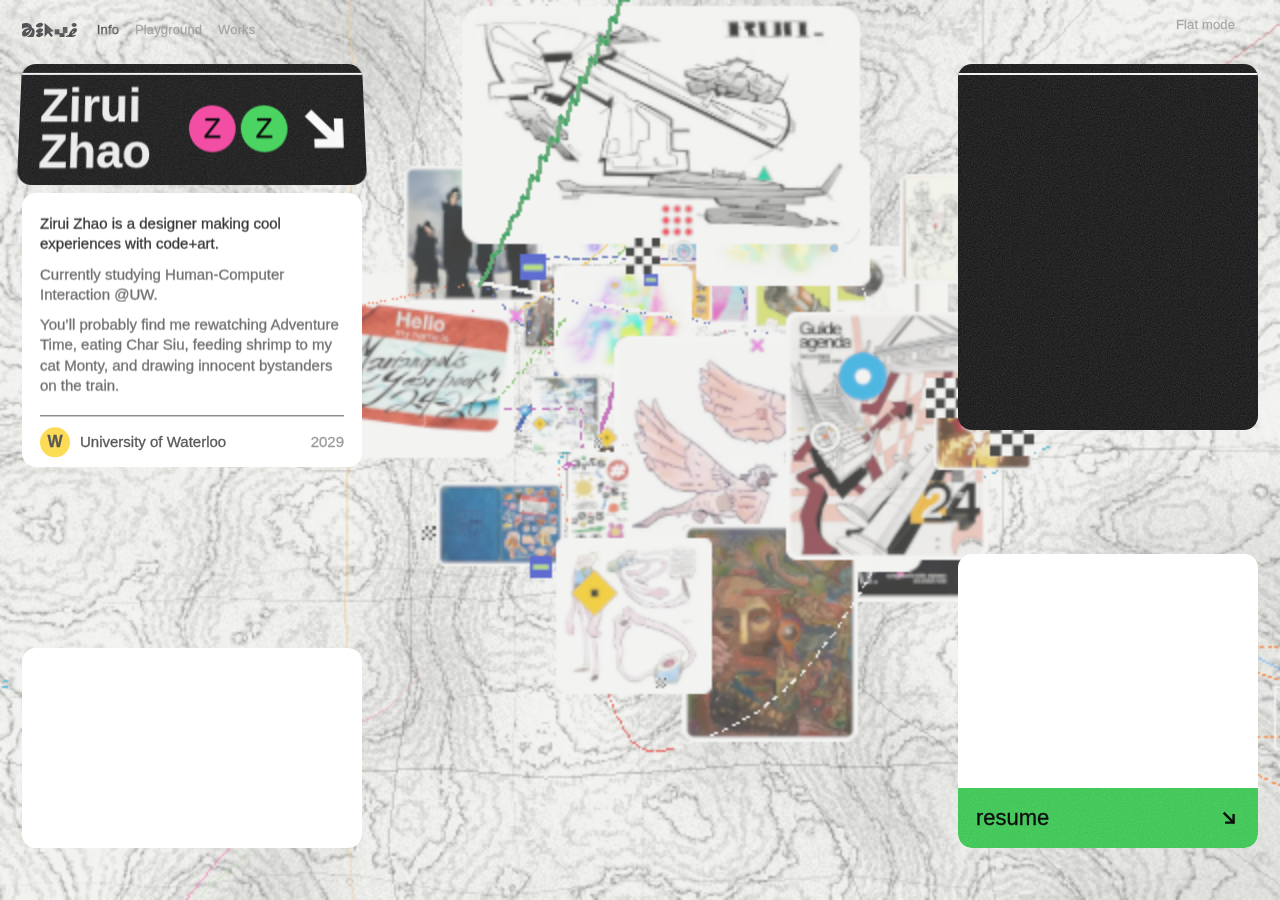
<file: index.html>
<!doctype html>
<!--


       +                                                               +
       +               +                               +               +
       +               +               +               +               +
 + + + + + + +     + + + + +         + + +         + + + + +     + + + + + + +
       +               +               +               +               +
       +               +                               +               +
       +                                                               +
                                       +
                                     + + +
       +                               +                               +
       +                    +                     +                    +
   + + + + +              + + +  you found me!  + + +              + + + + +
       +                    +                     +                    +
       +                               +                               +
                                     + + +
                                       +
       +                                                               +
       +               +                               +               +
       +               +               +               +               +
 + + + + + + +     + + + + +         + + +         + + + + +     + + + + + + +
       +               +               +               +               +
       +               +                               +               +
       +                                                               +

-->
<html lang="en">
  <head>
    <meta charset="UTF-8" />
    <meta name="viewport" content="width=device-width, initial-scale=1.0" />
    <title>Zirui Zhao</title>
    <meta name="description" content="Zirui Zhao's works floating in an endless, glitching lattice." />
    <link rel="canonical" href="https://www.zirui.ca/" />
    <meta property="og:type" content="website" />
    <meta property="og:site_name" content="Zirui Zhao" />
    <meta property="og:title" content="Zirui Zhao" />
    <meta property="og:description" content="Zirui Zhao's works floating in an endless, glitching lattice." />
    <meta property="og:url" content="https://www.zirui.ca/" />
    <meta property="og:image" content="https://www.zirui.ca/og/preview.jpg" />
    <meta property="og:image:type" content="image/jpeg" />
    <meta property="og:image:width" content="1200" />
    <meta property="og:image:height" content="630" />
    <meta property="og:image:alt" content="Zirui Zhao's works floating over a topographic lattice" />
    <meta property="og:video" content="https://www.zirui.ca/og/preview.mp4" />
    <meta property="og:video:secure_url" content="https://www.zirui.ca/og/preview.mp4" />
    <meta property="og:video:type" content="video/mp4" />
    <meta property="og:video:width" content="960" />
    <meta property="og:video:height" content="586" />
    <meta name="twitter:card" content="summary_large_image" />
    <meta name="twitter:title" content="Zirui Zhao" />
    <meta name="twitter:description" content="Zirui Zhao's works floating in an endless, glitching lattice." />
    <meta name="twitter:image" content="https://www.zirui.ca/og/preview.jpg" />
    <meta name="twitter:image:alt" content="Zirui Zhao's works floating over a topographic lattice" />
    <link rel="icon" type="image/svg+xml" href="./favicon.svg" />
    <link rel="preconnect" href="https://fonts.googleapis.com" />
    <link rel="preconnect" href="https://fonts.gstatic.com" crossorigin />
    <link href="https://fonts.googleapis.com/css2?family=Chivo:wght@300;400;500;600;700&family=Chivo+Mono:wght@400&display=swap" rel="stylesheet" media="print" onload="this.media='all'" />
    <script>/* Sandboxed previews and embeds block browser storage; fall back to memory so the page still starts. */(function(){function m(){var d={};return{getItem:function(k){return Object.prototype.hasOwnProperty.call(d,k)?d[k]:null},setItem:function(k,v){d[k]=String(v)},removeItem:function(k){delete d[k]},clear:function(){d={}},key:function(i){return Object.keys(d)[i]||null},get length(){return Object.keys(d).length}}}["localStorage","sessionStorage"].forEach(function(n){try{window[n].getItem("_")}catch(e){try{Object.defineProperty(window,n,{value:m(),configurable:true})}catch(_){}}})})();</script>
    <script type="module" src="./work/case-embed.js?v=1794703278"></script>
    <script type="module" crossorigin src="./assets/index-DnZOTAZ6.js?v=1794703278"></script>
    <link rel="stylesheet" crossorigin href="./assets/index-C-HYMxcf.css">
  </head>
  <body>
<div id="zz-loader" role="progressbar" aria-label="Loading" aria-valuemin="0" aria-valuemax="100" aria-valuenow="0">
  <canvas class="zl-sky" aria-hidden="true"></canvas>
  <div class="zl-snake" aria-hidden="true"></div>
  <canvas class="zl-links" aria-hidden="true"></canvas>
</div>
<style>
  /* The loading screen: the 3D view's own background (its contour-map sky, drawn by the same shader from Info's
     camera, at Info's 70% over the same ground) and, coming out of the middle of it, a slithering piece of the
     home view's cloud: Playground cards, markers, routes and pixel loops. */
  #zz-loader{position:fixed;inset:0;z-index:2147483000;overflow:hidden;
    background:#d8d8d4;color:#141414;font:500 14px/1 "Helvetica Neue",Helvetica,Arial,sans-serif;letter-spacing:.01em;
    transition:opacity .6s cubic-bezier(.22,1,.36,1),visibility 0s linear .6s}
  /* The hand-off: the stack zooms in fast and the whole screen fades quickly behind it. Its background is the 3D
     view's own, so what appears is only the scene's works, lattice and pixel loops arriving on it. */
  #zz-loader.is-done{pointer-events:none}
  #zz-loader.is-gone{opacity:0;visibility:hidden;transition:opacity .6s cubic-bezier(.45,0,.55,1),visibility 0s linear .6s}
  #zz-loader .zl-sky{position:absolute;inset:0;width:100%;height:100%;display:block;opacity:.7}
  #zz-loader .zl-snake{position:absolute;left:50%;top:50%;width:0;height:0}
  #zz-loader .zl-snake>*{position:absolute;left:0;top:0;display:block;opacity:0;transform-origin:50% 50%;will-change:transform,opacity;
    -webkit-user-select:none;user-select:none;pointer-events:none}
  #zz-loader .zl-snake>canvas{max-width:none;max-height:none}
  #zz-loader .zl-snake>.zl-px{image-rendering:pixelated}
  #zz-loader .zl-links{position:absolute;inset:0;width:100%;height:100%;display:block;pointer-events:none}
</style>
<script>
  (function () {
    var root = document.getElementById('zz-loader');
    // The page is loading: the scene and the Info cards hold their entrances until the hand-off (work/perf.js,
    // bundle section 29, case-window.css).
    document.documentElement.classList.add('zz-booting');
    var sky = root.querySelector('.zl-sky'), glyphs = root.querySelector('.zl-glyphs');
    var still = matchMedia('(prefers-reduced-motion: reduce)').matches;
    var dpr = Math.min(2, devicePixelRatio || 1);
    var running = true;
    // A small seeded random, so the grain is the same on every load.
    function rng(seed) { var s = seed; return function () { s = s * 16807 % 2147483647; return (s - 1) / 2147483646; }; }

    // ---- the 3D view's background: its sky shader, seen from Info's camera --------------------------------
    // The same contour-map shader (simplex-noise terrain, contour lines every 1/22, every 5th darker, grain, specks,
    // dust, film grain), looking from (6, 3, 30) toward the middle with the scene's field of view, so it lines up
    // with the view the loader fades into. The five colour blooms the scene multiplies by zero are left out.
    var born = performance.now();
    var gl = sky.getContext('webgl', { antialias: false, alpha: false, preserveDrawingBuffer: false });
    var drawSky = function () {};
    var viewX = 1, viewY = 1;
    if (gl && gl.getExtension('OES_standard_derivatives')) (function () {
      var NOISE = 'vec3 mod289(vec3 x){return x-floor(x*(1.0/289.0))*289.0;}vec4 mod289(vec4 x){return x-floor(x*(1.0/289.0))*289.0;}vec4 permute(vec4 x){return mod289(((x*34.0)+1.0)*x);}vec4 taylorInvSqrt(vec4 r){return 1.79284291400159-0.85373472095314*r;}' +
        'float snoise(vec3 v){const vec2 C=vec2(1.0/6.0,1.0/3.0);const vec4 D=vec4(0.0,0.5,1.0,2.0);vec3 i=floor(v+dot(v,C.yyy));vec3 x0=v-i+dot(i,C.xxx);vec3 g=step(x0.yzx,x0.xyz);vec3 l=1.0-g;vec3 i1=min(g.xyz,l.zxy);vec3 i2=max(g.xyz,l.zxy);vec3 x1=x0-i1+C.xxx;vec3 x2=x0-i2+C.yyy;vec3 x3=x0-D.yyy;i=mod289(i);' +
        'vec4 p=permute(permute(permute(i.z+vec4(0.0,i1.z,i2.z,1.0))+i.y+vec4(0.0,i1.y,i2.y,1.0))+i.x+vec4(0.0,i1.x,i2.x,1.0));float n_=0.142857142857;vec3 ns=n_*D.wyz-D.xzx;vec4 j=p-49.0*floor(p*ns.z*ns.z);vec4 x_=floor(j*ns.z);vec4 y_=floor(j-7.0*x_);vec4 x=x_*ns.x+ns.yyyy;vec4 y=y_*ns.x+ns.yyyy;vec4 h=1.0-abs(x)-abs(y);' +
        'vec4 b0=vec4(x.xy,y.xy);vec4 b1=vec4(x.zw,y.zw);vec4 s0=floor(b0)*2.0+1.0;vec4 s1=floor(b1)*2.0+1.0;vec4 sh=-step(h,vec4(0.0));vec4 a0=b0.xzyw+s0.xzyw*sh.xxyy;vec4 a1=b1.xzyw+s1.xzyw*sh.zzww;vec3 p0=vec3(a0.xy,h.x);vec3 p1=vec3(a0.zw,h.y);vec3 p2=vec3(a1.xy,h.z);vec3 p3=vec3(a1.zw,h.w);' +
        'vec4 norm=taylorInvSqrt(vec4(dot(p0,p0),dot(p1,p1),dot(p2,p2),dot(p3,p3)));p0*=norm.x;p1*=norm.y;p2*=norm.z;p3*=norm.w;vec4 m=max(0.6-vec4(dot(x0,x0),dot(x1,x1),dot(x2,x2),dot(x3,x3)),0.0);m=m*m;return 42.0*dot(m*m,vec4(dot(p0,x0),dot(p1,x1),dot(p2,x2),dot(p3,x3)));}';
      var VS = 'attribute vec2 p;varying vec2 v;void main(){v=p;gl_Position=vec4(p,0.0,1.0);}';
      var FS = '#extension GL_OES_standard_derivatives : enable\nprecision highp float;varying vec2 v;uniform float uTime;uniform vec3 uR,uU,uF;uniform vec2 uView;' + NOISE +
        'void main(){vec3 d=normalize(uF+uR*v.x*uView.x+uU*v.y*uView.y);float t=uTime;vec3 uBg=vec3(0.97,0.97,0.96),uInk=vec3(0.08);' +
        'vec3 col=uBg*(0.9+0.2*(snoise(d*3.0+t*0.01)*0.5+0.5));' +
        'float h=snoise(d*2.0+vec3(0.0,t*0.05,0.0))*0.6+snoise(d*4.3-vec3(t*0.04))*0.3;h+=snoise(d*38.0)*0.018+snoise(d*90.0)*0.008;' +
        'float bands=h*22.0;float f=abs(fract(bands)-0.5);float w=fwidth(bands);float line=1.0-smoothstep(w*0.6,w*1.6,f);' +
        'float major=1.0-step(0.5,abs(mod(floor(bands+0.5),5.0)));float grain=0.55+0.45*snoise(d*140.0+t*0.2);' +
        'col=mix(col,uInk,line*(0.2+0.3*major)*grain);' +
        'col=mix(col,uInk,0.05*smoothstep(0.6,1.0,snoise(d*260.0+t*0.3)));' +
        'col=mix(col,uInk,0.18*smoothstep(0.97,1.0,snoise(vec3(d.xy*600.0,floor(t*12.0)))));' +
        'col=mix(col,uInk,0.07*smoothstep(0.995,1.0,snoise(vec3(d.x*4.0,d.y*900.0,floor(t*6.0)))));' +
        'float g=fract(sin(dot(gl_FragCoord.xy+t*37.0,vec2(12.9898,78.233)))*43758.5453);col+=(g-0.5)*0.09;' +
        'gl_FragColor=vec4(clamp(col,0.0,1.0),1.0);}';
      function shader(type, src) { var sh = gl.createShader(type); gl.shaderSource(sh, src); gl.compileShader(sh); return gl.getShaderParameter(sh, gl.COMPILE_STATUS) ? sh : null; }
      var vs = shader(gl.VERTEX_SHADER, VS), fs = shader(gl.FRAGMENT_SHADER, FS);
      if (!vs || !fs) return;
      var prog = gl.createProgram(); gl.attachShader(prog, vs); gl.attachShader(prog, fs); gl.linkProgram(prog);
      if (!gl.getProgramParameter(prog, gl.LINK_STATUS)) return;
      gl.useProgram(prog);
      var buf = gl.createBuffer(); gl.bindBuffer(gl.ARRAY_BUFFER, buf);
      gl.bufferData(gl.ARRAY_BUFFER, new Float32Array([-1, -1, 3, -1, -1, 3]), gl.STATIC_DRAW);
      var loc = gl.getAttribLocation(prog, 'p'); gl.enableVertexAttribArray(loc); gl.vertexAttribPointer(loc, 2, gl.FLOAT, false, 0, 0);
      var U = function (n) { return gl.getUniformLocation(prog, n); };
      var uTime = U('uTime'), uView = U('uView');
      // Info's camera: from (6, 3, 30) toward the middle, world up.
      var F = [-6, -3, -30], fl = Math.hypot(F[0], F[1], F[2]); F = [F[0] / fl, F[1] / fl, F[2] / fl];
      var Rv = [F[1] * 0 - F[2] * 1, F[2] * 0 - F[0] * 0, F[0] * 1 - F[1] * 0], rl = Math.hypot(Rv[0], Rv[1], Rv[2]); Rv = [Rv[0] / rl, Rv[1] / rl, Rv[2] / rl];
      var Uv = [Rv[1] * F[2] - Rv[2] * F[1], Rv[2] * F[0] - Rv[0] * F[2], Rv[0] * F[1] - Rv[1] * F[0]];
      gl.uniform3fv(U('uF'), F); gl.uniform3fv(U('uR'), Rv); gl.uniform3fv(U('uU'), Uv);
      function size() {
        // The scene's own sharpness: 1.5x on wide screens, 1.25x on phones.
        var r = 1; // screen resolution: a full-screen noise shader every frame is the intro's heaviest drawing
        sky.width = Math.round(innerWidth * r); sky.height = Math.round(innerHeight * r);
        gl.viewport(0, 0, sky.width, sky.height);
        var tanH = Math.tan((innerWidth < 700 ? 72 : 60) * Math.PI / 360);
        viewX = tanH * innerWidth / innerHeight; viewY = tanH;
      }
      size();
      addEventListener('resize', size);
      // k narrows the view: below 1 it is zoomed in.
      drawSky = function (ms, k) { gl.uniform2f(uView, viewX * k, viewY * k); gl.uniform1f(uTime, ms / 1000); gl.drawArrays(gl.TRIANGLES, 0, 3); };
    })();
    // The sky starts zoomed in two and a half times and pulls back to the scene's own view in step with the stack: it
    // runs on the stack's own size clock (u, below) on an ease-in-out (sine), from u = 0 to the end of the final
    // zoom (u = ZOOM + SPAN), so it is fully out exactly as the animation ends; the sine's gentle tail keeps it
    // visibly easing out through the final zoom rather than seeming done before it. If the page is slow and the stack
    // holds, the sky holds with it, just short of fully out, and finishes with the zoom. It is drawn every frame
    // until then.
    function skyEnd() { return (ZOOM || 1.7) + (SPAN || 0.35); } // (set further down)
    function skyZoom(v) {
      var p = Math.min(1, Math.max(0, v / skyEnd())), e = 0.5 - Math.cos(Math.PI * p) / 2;
      return 0.4 + 0.6 * e;
    }
    var skip = false;
    function loop(now) {
      if (!running) return;
      requestAnimationFrame(loop);
      place(now); // the stack (below) moves every frame
      skip = !skip;
      if (skip && u > skyEnd() + 0.05) return; // once settled, the sky at about 30 frames a second
      drawSky(now - born, skyZoom(u));
    }
    drawSky(0, skyZoom(still ? 99 : 0));

    // ---- the stack: the home view's cloud, slithering out ------------------------------------------------------
    // Made of what the cloud is made of: five Playground pieces in white cards, the scene's markers (one off each
    // piece, a few loose), routes between the markers, and a few of the scene's pixel loops (tiles.js and shapes.js,
    // the same code, so the same pixels, roughed edges and printed grain). The head is the scene's red marker with
    // its white cross, tiny, in the middle. It sets off along a figure eight lying on its side, which winds out
    // from nothing, and the rest come out of the same spot after it, one by one, each following exactly the path of
    // the one ahead 0.13s later, so the body slithers along in an S. Its size follows one smooth curve, slow then
    // faster and faster, right through to the zoom that hands over (the motion, below).
    var Tg = [];
    // Smooth animated shapes (2026-11-14), after a second set of references: transit signage, Swiss posters, VHS sleeves
// and flat colour pictograms. Bold, simple and brightly coloured. Shared by the 3D view's floating loops (tiles.js,
// which roughs them up and grains them like the pixel tiles) and the loading screen (loader.html, which runs before
// the site's own script), so both are inlined from here by patch-bundle.py.
//
// Each entry is [draw, colourways]. draw(c, t, way) paints frame t (0-7) of an eight-frame, one-second loop onto a
// 128 x 128 square whose background (way[0]) is already filled. With only 8 frames a loop, the motions are ones that
// read well in steps and join up seamlessly: turns by exactly one step of a shape's own symmetry, stripes and dashes
// moving on by one period, waves, and eased nudges that come back to where they began.
var zzShapes = (function () {
  const K = '#141414', O = '#ff4f12', L = '#d8ff3c', U = '#8a4fff', N = '#0d5a36', T = '#33dcdc', S = '#f6d69c',
    M = '#701c1c', E = '#1f2cff', Rd = '#ff2b1b', Gy = '#d9d9d3', Cy = '#c7f5f3',
    G = '#18c64a', Y = '#ffe100', P = '#f8a0e6', W = '#ffffff', SIZE = 128, TAU = Math.PI * 2;
  const disc = (c, x, y, r) => { c.beginPath(); c.arc(x, y, r, 0, TAU); c.fill(); };
  const rrect = (c, x, y, w, h, r) => {
    c.beginPath(); c.moveTo(x + r, y);
    c.arcTo(x + w, y, x + w, y + h, r); c.arcTo(x + w, y + h, x, y + h, r);
    c.arcTo(x, y + h, x, y, r); c.arcTo(x, y, x + w, y, r); c.closePath();
  };
  return [
    // A signage arrow nudging out along its own direction and settling back.
    [(c, t, [, a]) => {
      const o = [0, 0, 3, 7, 9, 9, 6, 2][t];
      c.translate(-o, -o);
      c.fillStyle = c.strokeStyle = a;
      c.fillRect(24, 24, 62, 24); c.fillRect(24, 24, 24, 62);
      c.lineWidth = 24; c.beginPath(); c.moveTo(38, 38); c.lineTo(102, 102); c.stroke();
    }, [[O, W], [K, W]]],
    // A scalloped badge turning by one scallop a loop, a dot at its heart.
    [(c, t, [, a, d]) => {
      const n = 12, rot = t / 8 * TAU / n;
      c.fillStyle = a;
      disc(c, 64, 64, 40);
      for (let i = 0; i < n; i++) { const th = rot + i / n * TAU; disc(c, 64 + Math.cos(th) * 42, 64 + Math.sin(th) * 42, 10); }
      c.fillStyle = d; disc(c, 64, 64, 15);
    }, [[K, O, W], [Gy, E, W]]],
    // VHS sleeve stripes: diagonal bands thickening towards one side, sliding on by one band a loop.
    [(c, t, [, a]) => {
      const P = 18;
      c.fillStyle = a;
      c.translate(64, 64); c.rotate(-Math.PI / 3);
      for (let x = -130 + t / 8 * P; x < 130; x += P) c.fillRect(x, -110, 1.5 + Math.max(0, Math.min(1, (x + 70) / 150)) * 12, 220);
    }, [[K, O]]],
    // A halftone grid whose dots swell and shrink in a wave running corner to corner.
    [(c, t, [, a]) => {
      c.fillStyle = a;
      for (let j = 0; j < 6; j++) for (let i = 0; i < 6; i++) {
        const s = 0.5 + 0.5 * Math.cos(((i + j) / 6 - t / 8) * TAU);
        disc(c, 14 + i * 20, 14 + j * 20, 1.5 + s * 8.5);
      }
    }, [[K, Rd]]],
    // A four-leaf blob turning a quarter turn a loop (being four-fold, it joins up seamlessly).
    [(c, t, [, a]) => {
      c.fillStyle = a;
      c.translate(64, 64); c.rotate(t / 8 * TAU / 4);
      for (let i = 0; i < 4; i++) { const th = i / 4 * TAU; disc(c, Math.cos(th) * 25, Math.sin(th) * 25, 25); }
    }, [[E, K]]],
    // A bold plus in a disc: still, then a quarter turn (which looks the same) in one eased move.
    [(c, t, [, a, d]) => {
      c.fillStyle = a; disc(c, 64, 64, 50);
      c.fillStyle = d;
      c.translate(64, 64); c.rotate([0, 0, .06, .3, .7, .94, 1, 1][t] * TAU / 4);
      rrect(c, -35, -11, 70, 22, 11); c.fill(); rrect(c, -11, -35, 22, 70, 11); c.fill();
    }, [[G, Rd, G], [Y, E, Y]]],
    // A sunset disc: bars across its lower part, thickening as they go down, scrolling down by one bar a loop.
    [(c, t, [, a, d]) => {
      c.fillStyle = a; disc(c, 64, 64, 48);
      c.beginPath(); c.arc(64, 64, 48, 0, TAU); c.clip();
      c.fillStyle = d;
      const P = 13;
      for (let y = 30 - P + t / 8 * P; y < 120; y += P) {
        const w = Math.max(0, Math.min(1, (y - 40) / 70)) * 9;
        if (w > 0.4) c.fillRect(0, y, SIZE, w);
      }
    }, [[Gy, G, K]]],
    // A many-pointed burst turning by one point a loop.
    [(c, t, [, a]) => {
      const n = 16, rot = t / 8 * TAU / n;
      c.fillStyle = a; c.beginPath();
      for (let i = 0; i < n * 2; i++) {
        const th = rot + i / (n * 2) * TAU, r = i % 2 ? 22 : 56;
        c.lineTo(64 + Math.cos(th) * r, 64 + Math.sin(th) * r);
      }
      c.closePath(); c.fill();
    }, [[Cy, O]]],
    // A slot: a bar sliding across inside a rounded stadium and back, like a switch being thrown.
    [(c, t, [, a, d, e]) => {
      c.fillStyle = a; rrect(c, 8, 26, 112, 76, 38); c.fill();
      c.fillStyle = d; rrect(c, 22, 40, 84, 48, 24); c.fill();
      c.clip();
      c.fillStyle = e; c.fillRect(30 + [0, .1, .45, .85, 1, .9, .55, .15][t] * 28, 50, 40, 28);
    }, [[Cy, U, N, P]]],
    // A route turning back on itself, ending in an arrowhead; its dashes run along it.
    [(c, t, [, a]) => {
      c.strokeStyle = a; c.lineWidth = 8; c.lineCap = 'butt';
      c.setLineDash([14, 8]); c.lineDashOffset = -t / 8 * 22;
      c.beginPath(); c.moveTo(118, 94); c.lineTo(54, 94); c.arc(54, 70, 24, Math.PI / 2, -Math.PI / 2); c.lineTo(90, 46); c.stroke();
      c.setLineDash([]); c.lineCap = 'round'; c.lineJoin = 'round';
      c.beginPath(); c.moveTo(78, 31); c.lineTo(93, 46); c.lineTo(78, 61); c.stroke();
    }, [[T, L]]],
    // A knobbly cross-shaped blob whose eight knobs swell in turn, round and round.
    [(c, t, [bg, a]) => {
      c.fillStyle = a; c.fillRect(34, 34, 60, 60);
      [[-1, -1], [0, -1], [1, -1], [1, 0], [1, 1], [0, 1], [-1, 1], [-1, 0]].forEach(([i, j], k) => {
        const b = k === t ? 1 : k === (t + 7) % 8 ? 0.45 : 0;
        disc(c, 64 + i * 30, 64 + j * 30, 13 + b * 4);
      });
      c.fillStyle = bg;
      for (const s of [-1, 1]) for (const q of [-15, 15]) { disc(c, 64 + s * 30, 64 + q, 4.5); disc(c, 64 + q, 64 + s * 30, 4.5); }
    }, [[S, M]]],
    // Four arrows from the corners closing in on the middle and easing back out, one of them yellow.
    [(c, t, [, a, d]) => {
      const o = [0, 2, 6, 9, 9, 7, 3, 0][t];
      c.translate(64, 64);
      for (let i = 0; i < 4; i++) {
        c.save(); c.rotate(i * TAU / 4); c.translate(-12 + o, -12 + o); // the tip, pointing at the middle
        c.fillStyle = c.strokeStyle = i === 2 ? d : a;
        c.fillRect(-26, -11, 26, 11); c.fillRect(-11, -26, 11, 26);
        c.lineWidth = 11; c.beginPath(); c.moveTo(-5, -5); c.lineTo(-38, -38); c.stroke();
        c.restore();
      }
    }, [[K, W, Y]]],
    // A wire globe turning: its meridians slide round by one spacing a loop.
    [(c, t, [, a]) => {
      c.strokeStyle = a; c.lineWidth = 4.5;
      c.beginPath(); c.arc(64, 64, 46, 0, TAU); c.stroke(); c.clip();
      for (const y of [-30, -14, 0, 14, 30]) {
        const h = Math.sqrt(46 * 46 - y * y);
        c.beginPath(); c.moveTo(64 - h, 64 + y); c.lineTo(64 + h, 64 + y); c.stroke();
      }
      for (let k = 0; k < 6; k++) {
        const rx = Math.abs(Math.cos((k + t / 8) / 6 * Math.PI)) * 46;
        c.beginPath(); c.ellipse(64, 64, Math.max(0.5, rx), 46, 0, 0, TAU); c.stroke();
      }
    }, [[L, K]]],
    // Six dots coming up one by one, a beat with all six, then gone.
    [(c, t, [, a]) => {
      c.fillStyle = a;
      [[44, 34], [84, 34], [44, 64], [84, 64], [44, 94], [84, 94]].slice(0, [1, 2, 3, 4, 5, 6, 6, 0][t]).forEach(([x, y]) => disc(c, x, y, 12));
    }, [[Rd, K]]],
    // A grid of rounded squares in two sets, one growing as the other shrinks.
    [(c, t, [, a]) => {
      c.fillStyle = a;
      const s = Math.cos(t / 8 * TAU);
      for (let j = 0; j < 4; j++) for (let i = 0; i < 4; i++) {
        const w = 17 + ((i + j) % 2 ? s : -s) * 6;
        rrect(c, 16 + i * 32 - w / 2, 16 + j * 32 - w / 2, w, w, 3); c.fill();
      }
    }, [[O, P]]],
  ];
})();

// Pixel tiles for the 3D view's floating loops, after the reference sheet of flat colour tiles (2026-11-13).
// patch-bundle.py (section 32) inserts this file into the bundle right after the loops' own list (Tg) and before any
// of them are drawn. Like the others, each is a 16 x 16 grid drawn for 8 frames (a one-second loop at 8 frames a
// second) and given the same printed grain; unlike them each fills its whole square with a flat colour, keeps
// its own colours (one or two colourways, not four random ones), and has its edges diffused and worn (rough, below).
// The drawing function gets set(x, y, colour), the frame t (0-7) and the colourway [background, shape, ...]. The
// smooth shapes further down (vec) draw straight onto the 128 x 128px frame instead of the 16 x 16 grid.
{
  const G = '#18c64a', R = '#ff5714', B = '#2b40d0', Y = '#ffe100', P = '#f8a0e6', C = '#66e6e0', W = '#ffffff', D = '#ff1a3c';
  // Roughs up one drawn frame (128 x 128px at x0 on the strip) so no edge is ruler-straight. Near every edge between
  // two colours each pixel may take the colour of a pixel up to 3px away (a sprayed, diffused edge); the tile's own
  // outline wears away unevenly, more at the very edge. The noise is new each frame, so edges shimmer slightly as the
  // loop plays, like hand-drawn line boil. The site's usual grain goes on afterwards.
  // A page can soften all of this by setting ZZ_ROUGH below 1 before this file runs (the icons showcase does); the site
  // leaves it unset, at 1.
  const ROUGH = typeof ZZ_ROUGH === 'number' ? ZZ_ROUGH : 1;
  const SIZE = 128, REACH = 3.5 * ROUGH, WEAR = 4 * ROUGH;
  const rough = (ctx, x0, seed, everywhere) => {
    let s = (seed * 9301 + 49297) % 2147483647 || 1;
    const rnd = () => (s = (s * 16807) % 2147483647) / 2147483647;
    const img = ctx.getImageData(x0, 0, SIZE, SIZE), d = img.data, src = new Uint8ClampedArray(d);
    const same = (a, b) => src[a] === src[b] && src[a + 1] === src[b + 1] && src[a + 2] === src[b + 2];
    const at = (x, y) => (Math.min(SIZE - 1, Math.max(0, y)) * SIZE + Math.min(SIZE - 1, Math.max(0, x))) * 4;
    // Which of the 16 x 16 grid cells touch a cell of another colour; only their pixels can change.
    const near = new Uint8Array(256);
    for (let cy = 0; cy < 16; cy++) for (let cx = 0; cx < 16; cx++) {
      const o = at(cx * 8 + 4, cy * 8 + 4);
      for (let j = -1; j <= 1 && !near[cy * 16 + cx]; j++) for (let i = -1; i <= 1; i++) {
        if (!same(o, at((cx + i) * 8 + 4, (cy + j) * 8 + 4))) { near[cy * 16 + cx] = 1; break; }
      }
    }
    for (let y = 0; y < SIZE; y++) for (let x = 0; x < SIZE; x++) {
      const o = (y * SIZE + x) * 4, edge = Math.min(x, y, SIZE - 1 - x, SIZE - 1 - y);
      if (edge < WEAR && rnd() < (WEAR - edge) * 0.2) { d[o + 3] = 0; continue; }
      if (!everywhere && !near[(y >> 3) * 16 + (x >> 3)]) continue;
      const so = at(x + Math.round((rnd() + rnd() - 1) * REACH), y + Math.round((rnd() + rnd() - 1) * REACH));
      if (!same(o, so) && rnd() < 0.7 * ROUGH) d[o] = src[so], d[o + 1] = src[so + 1], d[o + 2] = src[so + 2];
    }
    ctx.putImageData(img, x0, 0);
  };
  let made = 0;
  const tile = (draw, ways) => {
    let k = -1;
    const f = (set, t, colours, ctx, x0) => {
      if (t === 0) k++, made++;
      const way = ways[k % ways.length];
      for (let y = 0; y < 16; y++) for (let x = 0; x < 16; x++) set(x, y, way[0]);
      draw(set, t, way, ctx, x0);
      rough(ctx, x0, made * 8 + t, draw.zzSmooth);
    };
    f.zzN = ways.length; // how many colourways (textures) to make
    return f;
  };
  const rows = (set, bitmap, x0, y0, colour) => bitmap.forEach((row, y) => {
    for (let x = 0; x < row.length; x++) if (row[x] === 'X') set(x0 + x, y0 + y, colour);
  });
  const turn = (x, y, k) => { for (; k > 0; k--) [x, y] = [15 - y, x]; return [x, y]; };

  // A square spiral, 1px line and 1px gap, from the edge in.
  const spiral = [];
  {
    let x = 1, y = 1, dx = 1, dy = 0;
    spiral.push([x, y]);
    for (const n of [13, 13, 13, 11, 11, 9, 9, 7, 7, 5, 5, 3, 3, 1]) {
      for (let i = 0; i < n; i++) { x += dx; y += dy; spiral.push([x, y]); }
      [dx, dy] = [-dy, dx];
    }
  }
  // The hearts are an even number of cells wide (12 and 10), so they sit exactly on the tile's centre line; at 11 and
  // 9 cells they sat half a cell left of it.
  const HEART = ['.XXX....XXX.', 'XXXXX..XXXXX', 'XXXXXXXXXXXX', 'XXXXXXXXXXXX', 'XXXXXXXXXXXX',
    '.XXXXXXXXXX.', '..XXXXXXXX..', '...XXXXXX...', '....XXXX....', '.....XX.....'];
  const HEART_SMALL = ['.XX....XX.', 'XXXX..XXXX', 'XXXXXXXXXX', 'XXXXXXXXXX', '.XXXXXXXX.', '..XXXXXX..', '...XXXX...', '....XX....'];
  const QUESTION = ['.XXXXX.', 'XX...XX', 'XX...XX', '.....XX', '....XX.', '...XX..', '...XX..', '.......', '...XX..', '...XX..'];

  Tg.push(
    // Square spiral, turning a quarter every two frames.
    tile((set, t, [, c]) => spiral.forEach(([x, y]) => set(...turn(x, y, (t >> 1) & 3), c)), [[G, B], [Y, D]]),
    // Play: the triangle nudges forward and settles back.
    tile((set, t, [, c]) => {
      const o = [0, 0, 1, 2, 2, 2, 1, 0][t];
      [1, 3, 5, 7, 9, 9, 7, 5, 3, 1].forEach((w, i) => { for (let x = 0; x < w; x++) set(4 + o + x, 3 + i, c); });
    }, [[R, B]]),
    // Checkerboard of 2px squares sliding diagonally, a pixel a frame.
    tile((set, t, [, c]) => {
      for (let y = 0; y < 16; y++) for (let x = 0; x < 16; x++) if ((((x + t) >> 1) + ((y + t) >> 1)) & 1) set(x, y, c);
    }, [[Y, D], [P, B]]),
    // Brick rows (each row offset by half a brick) sliding along together.
    tile((set, t, [, c]) => {
      for (let y = 0; y < 16; y++) {
        const r = y >> 1;
        for (let x = 0; x < 16; x++) if ((((x + t + (r & 1) * 2) >> 2) & 1)) set(x, y, c);
      }
    }, [[B, D]]),
    // Nested squares moving outward, like a tunnel.
    tile((set, t, [, c]) => {
      for (let y = 0; y < 16; y++) for (let x = 0; x < 16; x++) {
        const u = Math.floor(Math.max(Math.abs(x - 7.5), Math.abs(y - 7.5)) + 0.5);
        if (((u + 8 - (t >> 1)) >> 1) & 1) set(x, y, c);
      }
    }, [[Y, D], [W, P]]),
    // Heart: lub-dub, then a rest.
    tile((set, t, [, c]) => {
      if ([1, 0, 1, 0, 0, 0, 0, 0][t]) rows(set, HEART, 2, 3, c);
      else rows(set, HEART_SMALL, 3, 4, c);
    }, [[P, D], [R, Y]]),
    // Question mark, bobbing.
    tile((set, t, [, c]) => rows(set, QUESTION, 4, 3 + [0, 0, -1, -1, 0, 0, 1, 1][t], c), [[P, R]]),
    // Exclamation mark: the bar draws down, then the dot lands.
    tile((set, t, [, c]) => {
      const n = Math.min(7, (t + 1) * 2);
      for (let y = 3; y < 3 + n; y++) set(7, y, c), set(8, y, c);
      if (t >= 3) for (const [x, y] of [[7, 11], [8, 11], [7, 12], [8, 12]]) set(x, y, c);
    }, [[B, Y]]),
    // Two chevrons marching left.
    tile((set, t, [, c]) => {
      for (let y = 3; y <= 12; y++) {
        const a = Math.abs(y - 7.5) - 0.5;
        for (let x = 0; x < 16; x++) if ((((x - a + t) % 8) + 8) % 8 < 2) set(x, y, c);
      }
    }, [[W, G]]),
    // Diamond ring, breathing.
    tile((set, t, [, c]) => {
      const r = [4, 5, 6, 7, 7, 6, 5, 4][t];
      for (let y = 0; y < 16; y++) for (let x = 0; x < 16; x++) {
        const s = Math.abs(x - 7.5) + Math.abs(y - 7.5);
        if ((s >= r - 1 && s <= r) || s <= 1) set(x, y, c);
      }
    }, [[C, B]]),
    // Arrow pointing down-right, nudging along its own direction and settling back. Head and shaft are both two
    // pixels thick (the shaft is a run of 2 x 2 squares, so its steps overlap instead of touching at the corners).
    tile((set, t, [, c]) => {
      const p = 11 + [0, 0, 1, 2, 2, 2, 1, 0][t]; // the tip
      for (let k = 0; k < 6; k++) set(p - k, p, c), set(p - k, p - 1, c), set(p, p - k, c), set(p - 1, p - k, c);
      for (let k = 0; k < 8; k++) for (let j = 0; j < 2; j++) for (let m = 0; m < 2; m++) set(p - 1 - k + j, p - 1 - k + m, c);
    }, [[G, Y]]),
    // Four colour bands scrolling up.
    tile((set, t) => {
      const band = [Y, G, B, D];
      for (let y = 0; y < 16; y++) for (let x = 0; x < 16; x++) set(x, y, band[((y + t * 2) >> 2) & 3]);
    }, [[Y]]),
  );

  // ---- The smooth shapes (shapes.js, inlined just before this file), drawn straight onto the 128px frame, then
  // roughed up and grained like the pixel tiles (all over, not only near the 16 x 16 grid's edges).
  const vec = (draw, ways) => {
    const f = (set, t, way, ctx, x0) => {
      ctx.save();
      ctx.translate(x0, 0);
      ctx.beginPath(); ctx.rect(0, 0, SIZE, SIZE); ctx.clip();
      draw(ctx, t, way);
      ctx.restore();
    };
    f.zzSmooth = true;
    return tile(f, ways);
  };
  Tg.push(...zzShapes.map(([draw, ways]) => vec(draw, ways)));
}

    var snake = root.querySelector('.zl-snake'), links = root.querySelector('.zl-links');
    var small = Math.min(innerWidth, innerHeight), large = Math.max(innerWidth, innerHeight);
    var BASE = Math.round(Math.max(84, Math.min(190, small * 0.2))); // a card's size at 1
    var A = small * 0.17, LAG = 0.13, TURN = 2.2;
    var WORKS = ["works/thumbs/pg-16.webp", "works/thumbs/pg-34.webp", "works/thumbs/pg-35.webp", "works/thumbs/pg-04.webp", "works/thumbs/pg-23.webp"];
    function pick(list, n) {
      var a = list.slice(), out = [];
      while (out.length < n && a.length) out.push(a.splice(Math.floor(Math.random() * a.length), 1)[0]);
      return out;
    }
    function rnd(a, b) { return a + Math.random() * (b - a); }

    // The scene's printed grain (bundle Mg): fine noise, coarser blotches, rare light specks, worn edges.
    function grain(c, w, h, x0) {
      x0 = x0 || 0;
      var img = c.getImageData(x0, 0, w, h), d = img.data, r = rng(Math.floor(Math.random() * 1e6) + 7);
      var bw = Math.ceil(w / 6), bl = new Float32Array(bw * Math.ceil(h / 6));
      for (var i = 0; i < bl.length; i++) bl[i] = r() - 0.5;
      for (var y = 0; y < h; y++) for (var x = 0; x < w; x++) {
        var o = (y * w + x) * 4;
        if (d[o + 3] < 8) continue;
        var n = (r() - 0.5) * 46 + bl[Math.floor(y / 6) * bw + Math.floor(x / 6)] * 26 + (r() < 0.018 ? 70 : 0);
        d[o] += n; d[o + 1] += n; d[o + 2] += n;
        if ((x > 0 && d[o - 1] < 8 || x < w - 1 && d[o + 7] < 8 || y > 0 && d[o - w * 4 + 3] < 8 || y < h - 1 && d[o + w * 4 + 3] < 8) && r() < 0.35) d[o + 3] = Math.floor(d[o + 3] * (0.35 + r() * 0.4));
        else if (r() < 0.012) d[o + 3] = Math.floor(d[o + 3] * 0.5);
      }
      c.putImageData(img, x0, 0);
    }
    // A loop's eight frames on one strip, drawn as the scene draws them (bundle Ng): 16 x 16 cells of 8px, grained.
    // Made a frame at a time, in order, as the loop first needs it (about a millisecond each), so no one frame of the
    // intro carries the whole strip's work.
    function strip(f) {
      var cv = document.createElement('canvas'), c = cv.getContext('2d'), made = 0;
      cv.width = 1024; cv.height = 128;
      return { canvas: cv, upTo: function (t) {
        for (; made <= t; made++) (function (x0, n) {
          f(function (x, y, col) { if (x < 0 || y < 0 || x >= 16 || y >= 16) return; c.fillStyle = col; c.fillRect(x0 + x * 8, y * 8, 8, 8); }, n, [], c, x0);
          grain(c, 128, 128, x0);
        })(made * 128, made);
      } };
    }
    // The scene's nine markers (bundle buildRoutes), each on a 64px square, drawn once to stamp from.
    var MARKS = [
      function (c) { c.fillStyle = '#fb0201'; c.fillRect(0, 0, 64, 64); c.fillStyle = '#fff'; c.fillRect(27, 12, 10, 40); c.fillRect(12, 27, 40, 10); },
      function (c) { c.fillStyle = '#12a9e8'; c.beginPath(); c.arc(32, 32, 28, 0, 7); c.fill(); c.fillStyle = '#fff'; c.beginPath(); c.arc(32, 32, 9, 0, 7); c.fill(); },
      function (c) { c.fillStyle = '#fccc0a'; c.beginPath(); c.moveTo(32, 2); c.lineTo(62, 32); c.lineTo(32, 62); c.lineTo(2, 32); c.fill(); c.fillStyle = '#111'; c.fillRect(27, 27, 10, 10); },
      function (c) { c.strokeStyle = '#ff5cf0'; c.lineWidth = 14; c.beginPath(); c.moveTo(10, 10); c.lineTo(54, 54); c.moveTo(54, 10); c.lineTo(10, 54); c.stroke(); },
      function (c) { c.fillStyle = '#00cc99'; c.beginPath(); c.moveTo(32, 4); c.lineTo(62, 58); c.lineTo(2, 58); c.fill(); },
      function (c) { c.strokeStyle = '#ffffff'; c.lineWidth = 8; c.beginPath(); c.arc(32, 32, 24, 0, 7); c.stroke(); c.fillStyle = '#ff6a13'; c.fillRect(28, 28, 8, 8); },
      function (c) { for (var t = 0; t < 4; t++) for (var n = 0; n < 4; n++) { c.fillStyle = (n + t) % 2 ? '#111' : '#fff'; c.fillRect(n * 16, t * 16, 16, 16); } },
      function (c) { c.fillStyle = '#2b40d0'; c.fillRect(0, 0, 64, 64); c.fillStyle = '#b6f03a'; c.fillRect(8, 26, 48, 12); },
      function (c) { c.fillStyle = '#ff1a3c'; for (var t = 0; t < 3; t++) for (var n = 0; n < 3; n++) { c.beginPath(); c.arc(12 + t * 20, 12 + n * 20, 7, 0, 7); c.fill(); } }
    ];
    var stamp = MARKS.map(function (draw) { var cv = document.createElement('canvas'); cv.width = cv.height = 64; draw(cv.getContext('2d')); return cv; });
    // Marker sizes as in the scene: a third small, about half medium, the rest large.
    function markSize() { var p = Math.random(); return p < 0.35 ? rnd(10, 14) : p < 0.8 ? rnd(16, 26) : rnd(30, 44); }

    // ---- what the stack is made of ------------------------------------------------------------------------------
    // The head: the scene's red marker with its white cross, grained, shown pixel-sharp. It is what zooms at the end.
    function headItem() {
      var cv = document.createElement('canvas'), size = Math.round(BASE * 0.3);
      cv.width = cv.height = 64; MARKS[0](cv.getContext('2d')); grain(cv.getContext('2d'), 64, 64);
      cv.style.width = cv.style.height = size + 'px';
      cv.className = 'zl-px';
      return { el: cv, w: size, h: size, ready: true, off: [0, 0] };
    }
    // A Playground piece, framed as the cloud frames it: a white card with rounded corners and a 10px border.
    function cardItem(src, size) {
      var cv = document.createElement('canvas'), im = new Image(), it = { el: cv, w: 0, h: 0, ready: false, card: true };
      im.decoding = 'async';
      // Decoded off the main thread before it is drawn (drawing an undecoded picture decodes it there and then).
      var drawCard = function () {
        var w = im.naturalWidth, h = im.naturalHeight, c = cv.getContext('2d');
        cv.width = w + 20; cv.height = h + 20;
        var rr = function (x, y, rw, rh, r) { c.beginPath(); c.moveTo(x + r, y); c.arcTo(x + rw, y, x + rw, y + rh, r); c.arcTo(x + rw, y + rh, x, y + rh, r); c.arcTo(x, y + rh, x, y, r); c.arcTo(x, y, x + rw, y, r); c.closePath(); };
        c.fillStyle = '#fff'; rr(0, 0, cv.width, cv.height, 22); c.fill();
        c.save(); rr(10, 10, w, h, 17); c.clip(); c.drawImage(im, 10, 10); c.restore();
        var a = Math.sqrt(cv.width / cv.height); // same area whatever its shape
        it.w = Math.round(BASE * size * a); it.h = Math.round(BASE * size / a);
        cv.style.width = it.w + 'px'; cv.style.height = it.h + 'px';
        it.ready = true;
      };
      im.src = src;
      (im.decode ? im.decode() : new Promise(function (ok) { im.onload = ok; })).then(drawCard, function () {});
      return it;
    }
    // One of the scene's pixel loops, smaller.
    function loopItem(f, size) {
      var cv = document.createElement('canvas'), c = cv.getContext('2d'), frames = strip(f);
      cv.width = cv.height = 128;
      cv.style.width = cv.style.height = size + 'px';
      cv.className = 'zl-px';
      return { el: cv, w: size, h: size, ready: true, frame: -1, draw: function (t) {
        frames.upTo(t);
        c.clearRect(0, 0, 128, 128);
        c.drawImage(frames.canvas, t * 128, 0, 128, 128, 0, 0, 128, 128);
      } };
    }
    // In order along the body: the head, then the five pieces (a different order each visit) with three loops
    // among them. Behind the head each sits a little off the line, so the body is a loose band, as the cloud is.
    var cards = pick(WORKS, WORKS.length), loops = pick(Tg, 3), items = [];
    ['head', 'card', 'loop', 'card', 'card', 'loop', 'card', 'loop', 'card'].forEach(function (kind) {
      var it = kind === 'head' ? headItem() : kind === 'card' ? cards.length && cardItem(cards.shift(), rnd(0.75, 1.3))
        : loops.length && loopItem(loops.shift(), Math.round(BASE * rnd(0.34, 0.48)));
      if (!it) return;
      if (!it.off) it.off = [rnd(-0.3, 0.3) * BASE, rnd(-0.3, 0.3) * BASE];
      items.push(it);
    });
    // The head on top, then first to last.
    for (var k = items.length - 1; k >= 0; k--) { items[k].el.style.zIndex = k ? 20 - k : 30; snake.appendChild(items[k].el); }

    // ---- markers and routes, as in the cloud ---------------------------------------------------------------------
    // Each piece has a marker just off one of its edges, and six more markers travel loose among the body. Routes
    // run from marker to marker along the body in the scene's subway colours (now and then white), widths and
    // styles: a loose curve, a straight line, an elbow, a zigzag or a wave, some dashed or dotted, with the scene's
    // slight hand-drawn boil. A route draws itself out once both its ends are out; all of it clears as the zoom begins.
    var ROUTE = ['#EE352E', '#00933C', '#0039A6', '#FCCC0A', '#FF6319', '#B933AD', '#6CBE45', '#00ADD0'];
    var marks = [];
    items.forEach(function (it, k) {
      if (it.card) marks.push({ on: it, k: k, side: Math.floor(Math.random() * 4), along: rnd(0.12, 0.88), type: 1 + Math.floor(Math.random() * 8), size: markSize() });
    });
    for (var n = 0; n < 6; n++) marks.push({ k: rnd(0.6, items.length - 0.4), off: [rnd(-0.6, 0.6) * BASE, rnd(-0.6, 0.6) * BASE],
      type: Math.floor(Math.random() * 9), size: markSize() });
    marks.sort(function (a, b) { return a.k - b.k; });
    var routes = [];
    for (var n = 1; n < marks.length; n++) {
      if (Math.random() < 0.25) continue;
      var wt = Math.floor(Math.random() * 4);
      routes.push({ a: marks[n - 1], b: marks[n], colour: Math.random() < 0.1 ? '#ffffff' : ROUTE[Math.floor(Math.random() * ROUTE.length)],
        style: Math.floor(Math.random() * 5), width: [1.4, 2, 1.8, 4.5][wt], dash: wt === 1 ? [7, 5] : wt === 2 ? [0.5, 5] : null,
        j: [rnd(-0.5, 0.5) * BASE, rnd(-0.5, 0.5) * BASE, rnd(-0.5, 0.5) * BASE, rnd(-0.5, 0.5) * BASE], seed: Math.random() * 10, from: 0 });
    }
    var lc = links.getContext('2d');
    function sizeLinks() { links.width = Math.round(innerWidth * dpr); links.height = Math.round(innerHeight * dpr); }
    sizeLinks(); addEventListener('resize', sizeLinks);
    // Where a marker is on screen: off its piece's edge by a tenth of its height (turned and scaled with it), or,
    // for a loose one, at its own place along the body.
    function markAt(m, s, g) {
      if (m.on) {
        var it = m.on, w = it.w * it.sc, h = it.h * it.sc, gap = 0.1 * h + 4, x, y;
        if (m.side < 2) { x = (m.along - 0.5) * w; y = m.side ? -h / 2 - gap : h / 2 + gap; }
        else { x = m.side === 2 ? -w / 2 - gap : w / 2 + gap; y = (m.along - 0.5) * h; }
        var r = it.lean * Math.PI / 180, c = Math.cos(r), sn = Math.sin(r);
        return [it.p[0] + x * c - y * sn, it.p[1] + x * sn + y * c];
      }
      var p = path(s - m.k * LAG);
      return [p[0] + m.off[0] * g, p[1] + m.off[1] * g];
    }
    function markShown(m, s) { return m.on ? m.on.shown : s - m.k * LAG > 0.3; }
    function drawLinks(now, s, g, fade) {
      lc.setTransform(dpr, 0, 0, dpr, 0, 0);
      lc.clearRect(0, 0, innerWidth, innerHeight);
      if (fade <= 0) return;
      lc.globalAlpha = fade;
      lc.translate(innerWidth / 2, innerHeight / 2);
      var boil = Math.floor(now / 83); // a new wobble twelve times a second
      routes.forEach(function (rt) {
        if (!markShown(rt.a, s) || !markShown(rt.b, s)) { rt.from = 0; return; }
        rt.from = rt.from || now;
        var pr = Math.min(1, (now - rt.from) / 420); pr = 1 - Math.pow(1 - pr, 3); // draws out, easing off
        var P = markAt(rt.a, s, g), Q = markAt(rt.b, s, g), dx = Q[0] - P[0], dy = Q[1] - P[1], N = 30, pts = [];
        for (var i = 0; i <= N; i++) {
          var t = i / N, d = 1 - t, x, y;
          if (rt.style === 0) { // a loose cubic curve
            var c1x = P[0] + dx / 3 + rt.j[0] * g, c1y = P[1] + dy / 3 + rt.j[1] * g, c2x = P[0] + dx * 2 / 3 + rt.j[2] * g, c2y = P[1] + dy * 2 / 3 + rt.j[3] * g;
            x = d * d * d * P[0] + 3 * d * d * t * c1x + 3 * d * t * t * c2x + t * t * t * Q[0];
            y = d * d * d * P[1] + 3 * d * d * t * c1y + 3 * d * t * t * c2y + t * t * t * Q[1];
          } else if (rt.style === 2) { // an elbow
            x = P[0] + dx * Math.min(1, t * 2); y = P[1] + dy * Math.max(0, t * 2 - 1);
          } else {
            x = P[0] + dx * t; y = P[1] + dy * t;
            var len = Math.hypot(dx, dy) || 1, nx = -dy / len, ny = dx / len, o = 0;
            if (rt.style === 3) o = (i % 2 ? 1 : -1) * 5 * Math.sin(t * Math.PI); // a zigzag
            else if (rt.style === 4) o = Math.sin(t * Math.PI * 6 + now / 300) * 6 * Math.sin(t * Math.PI); // a wave
            x += nx * o; y += ny * o;
          }
          var h = 1.2 * Math.sin(t * Math.PI), a1 = Math.sin(i * 12.9898 + rt.seed * 78.233 + boil * 37.719) * 43758.5453, a2 = Math.sin(i * 39.346 + rt.seed * 11.135 + boil * 83.155) * 24634.6345;
          pts.push([x + (a1 - Math.floor(a1) - 0.5) * h, y + (a2 - Math.floor(a2) - 0.5) * h]);
        }
        var upto = pr * N;
        lc.strokeStyle = rt.colour; lc.lineWidth = rt.width; lc.lineJoin = 'round';
        lc.lineCap = rt.dash && rt.dash[0] < 1 ? 'round' : 'butt';
        lc.setLineDash(rt.dash || []);
        lc.beginPath(); lc.moveTo(pts[0][0], pts[0][1]);
        for (var i = 1; i <= Math.ceil(upto); i++) {
          var f = Math.min(1, upto - (i - 1)), b0 = pts[i - 1], b1 = pts[i];
          lc.lineTo(b0[0] + (b1[0] - b0[0]) * f, b0[1] + (b1[1] - b0[1]) * f);
        }
        lc.stroke();
      });
      lc.setLineDash([]);
      // The markers, over the routes, fading in as they come out.
      marks.forEach(function (m) {
        if (!markShown(m, s)) return;
        var at = markAt(m, s, g), z = m.size * Math.min(1, 0.5 + g * 0.5);
        lc.drawImage(stamp[m.type], at[0] - z / 2, at[1] - z / 2, z, z);
      });
      lc.globalAlpha = 1;
    }

    // ---- the motion -----------------------------------------------------------------------------------------
    // The path: a figure eight on its side (once across for twice up and down), so the body behind the head always
    // bends in an S. It winds out from the middle: its size eases in (to the power 2.2) over the first 1.3s.
    function path(s) {
      var a = A * Math.pow(Math.min(1, Math.max(0, s) / 1.3), 2.2);
      return [a * Math.sin(TURN * s), 0.42 * a * Math.sin(2 * TURN * s)];
    }
    // The size runs on one smooth curve from start to finish, on a clock of its own (u). Its logarithm is
    // c u^2.5, plus b (u - ZOOM)^3 past ZOOM: the stack grows very slowly at first and faster and faster, reaching full size
    // at u = ZOOM (1.7s), and from there the cubic term, which joins on with no jolt, makes the zoom: in 0.35s the
    // head grows to more than the screen's size (the others sixteen times), all clearing as they go. If the page is ready
    // by then, u simply keeps time and nothing ever slows down. If it isn't, u eases to a stop just short of ZOOM
    // (its speed falling off over the last 0.35s), the stack holding at full size while it slithers on, and when
    // the page is ready u picks up speed again over about 0.2s and runs on into the zoom. Each item is 20ms behind
    // the one ahead in the zoom and is drawn to the middle as it swells.
    var S0 = 0.18, ZOOM = 1.7, PW = 2.5, C = -Math.log(S0) / Math.pow(ZOOM, PW), SPAN = 0.35;
    var lift = C * (Math.pow(ZOOM + SPAN, PW) - Math.pow(ZOOM, PW));
    items.forEach(function (it, k) {
      var F = k ? 16 : Math.max(16, 1.2 * large / it.w);
      it.B = (Math.log(F) - lift) / Math.pow(SPAN, 3);
    });
    var u = 0, rate = 1, lastNow = 0, handed = false, asked = false;
    // The intro's own clock, clk (seconds). It starts only once the site has set up its 3D scene and the page then
    // paints steadily (three frames in a row less than 50ms apart; or after 1.2s at most), so the site's own heavy
    // start-up is over before the intro begins and it never begins mid-stutter. It never moves on more than
    // a thirtieth of a second a frame: when the page stalls (the site setting itself up), the intro pauses there
    // rather than jumping ahead. Until it starts, only the zoomed-in sky shows.
    var clk = 0, steady = 0, started = false, firstAt = 0;
    function tick(now) {
      var gap = lastNow ? now - lastNow : 0; lastNow = now; firstAt = firstAt || now;
      if (!started) {
        steady = gap > 0 && gap < 50 ? steady + 1 : 0;
        if ((steady >= 3 && window.zzScene) || now - firstAt > 1200) started = true;
        return 0;
      }
      var dt = Math.min(1 / 30, gap / 1000);
      clk += dt;
      return dt;
    }
    function place(now) {
      var dt = tick(now);
      if (asked) rate += (1 - rate) * (1 - Math.exp(-dt / 0.2));
      else rate = Math.min(rate, Math.max(0, Math.min(1, (ZOOM - 0.02 - u) / 0.35)));
      u += dt * rate;
      var s = clk, step = Math.floor(s * 8) % 8, g = Math.exp(Math.log(S0) + C * Math.pow(Math.min(u, ZOOM), PW));
      for (var k = 0; k < items.length; k++) {
        var it = items[k], sk = s - k * LAG;
        it.shown = false;
        if (sk < 0 || !it.ready) { it.el.style.opacity = 0; continue; }
        if (it.draw && it.frame !== step) { it.frame = step; it.draw(step); }
        if (!it.since) it.since = now;
        // Coming out. The head just fades in over 0.35s at its small size and from then on only follows the size
        // curve, so its growth only ever speeds up. The others come out from half size over 0.4s on a
        // smootherstep, which starts and ends without a jolt. A picture that loads late fades in over 0.25s.
        var o = Math.min(1, sk / 0.4), ss = o * o * o * (o * (o * 6 - 15) + 10);
        var ho = Math.min(1, sk / 0.35), appear = k ? ss : ho * ho * (3 - 2 * ho), emerge = k ? 0.5 + 0.5 * ss : 1;
        if (!it.draw && it.card) appear = Math.min(appear, (now - it.since) / 250);
        // A slight lean into the way it is going.
        var p = path(sk), q = path(sk - 0.02), lean = Math.max(-1, Math.min(1, (p[0] - q[0]) / (A * 0.07))) * 6;
        var z = Math.min(SPAN, Math.max(0, u - k * 0.02 - ZOOM)), e = z / SPAN, e2 = e * e, uk = Math.min(u, ZOOM + SPAN + k * 0.02);
        var sc = Math.exp(Math.log(S0) + C * Math.pow(uk, PW) + it.B * z * z * z) * emerge;
        // Clearing: on a smoothstep through most of the zoom (the head from 20% to 85% of it, the others from 25%
        // to 95%), so nothing blinks out and the head never covers the screen solid.
        var fo = Math.max(0, Math.min(1, k ? (e - 0.25) / 0.7 : (e - 0.2) / 0.65)), op = appear * (1 - fo * fo * (3 - 2 * fo));
        p = [(p[0] + it.off[0] * g) * (1 - e2), (p[1] + it.off[1] * g) * (1 - e2)]; lean *= 1 - e;
        it.p = p; it.sc = sc; it.lean = lean; it.shown = appear > 0.6;
        it.el.style.opacity = op.toFixed(3);
        it.el.style.transform = 'translate3d(' + (p[0] - it.w / 2).toFixed(1) + 'px,' + (p[1] - it.h / 2).toFixed(1) + 'px,0) rotate(' +
          lean.toFixed(2) + 'deg) scale(' + sc.toFixed(3) + ')';
      }
      // The routes and loose markers clear over the first quarter second of the zoom, on a smoothstep.
      var lf = Math.min(1, Math.max(0, u - ZOOM) / 0.25);
      drawLinks(now, s, g, 1 - lf * lf * (3 - 2 * lf));
      // As the zoom begins, the scene and the cards make their entrance and the screen fades (0.6s, eased at both
      // ends) from behind it, so the zoom and the fade are one crossfade into the site.
      if (!handed && u >= ZOOM) handed = true, handOff();
    }
    if (still) {
      // No motion: the stack as it stands at full size, still.
      var hold = function () { u = ZOOM - 0.02; rate = 0; started = true; clk = 1.7; lastNow = 0; place(born + 1700); };
      hold(); setTimeout(hold, 500); setTimeout(hold, 1500); // again as the pictures arrive
    }
    var timer = 0;
    if (!still) requestAnimationFrame(loop);

    // ---- progress: not shown, but kept for screen readers --------------------------------------------------
    var shown = 0;
    window.zzLoader = {
      set: function (p) {
        p = Math.max(shown, Math.min(100, Math.round(p)));
        if (p === shown) return;
        shown = p; root.setAttribute('aria-valuenow', p);
      },
      done: function () {
        // The page is ready: the stack runs on into its zoom (above), which hands over.
        if (asked) return;
        asked = true;
        if (still) handOff();
        // Never held up by a paused animation (a tab in the background): it hands over within 2.5s regardless.
        else setTimeout(function () { if (!handed) { handed = true; handOff(); } }, 2500);
      }
    };
    function handOff() {
      window.zzLoader.set(100);
      root.classList.add('is-done');
      document.documentElement.classList.remove('zz-booting');
      dispatchEvent(new Event('zz:booted'));
      root.classList.add('is-gone');
      setTimeout(function () { running = false; clearInterval(timer); gl && gl.getExtension('WEBGL_lose_context') && gl.getExtension('WEBGL_lose_context').loseContext(); root.remove(); }, still ? 50 : 900); // once its fade is over
    }
    // Never stuck: whatever happens, the page shows within twelve seconds.
    setTimeout(function () { window.zzLoader.done(); }, 12000);
  })();
</script>
    <div id="root"></div>
  </body>
</html>
</file>
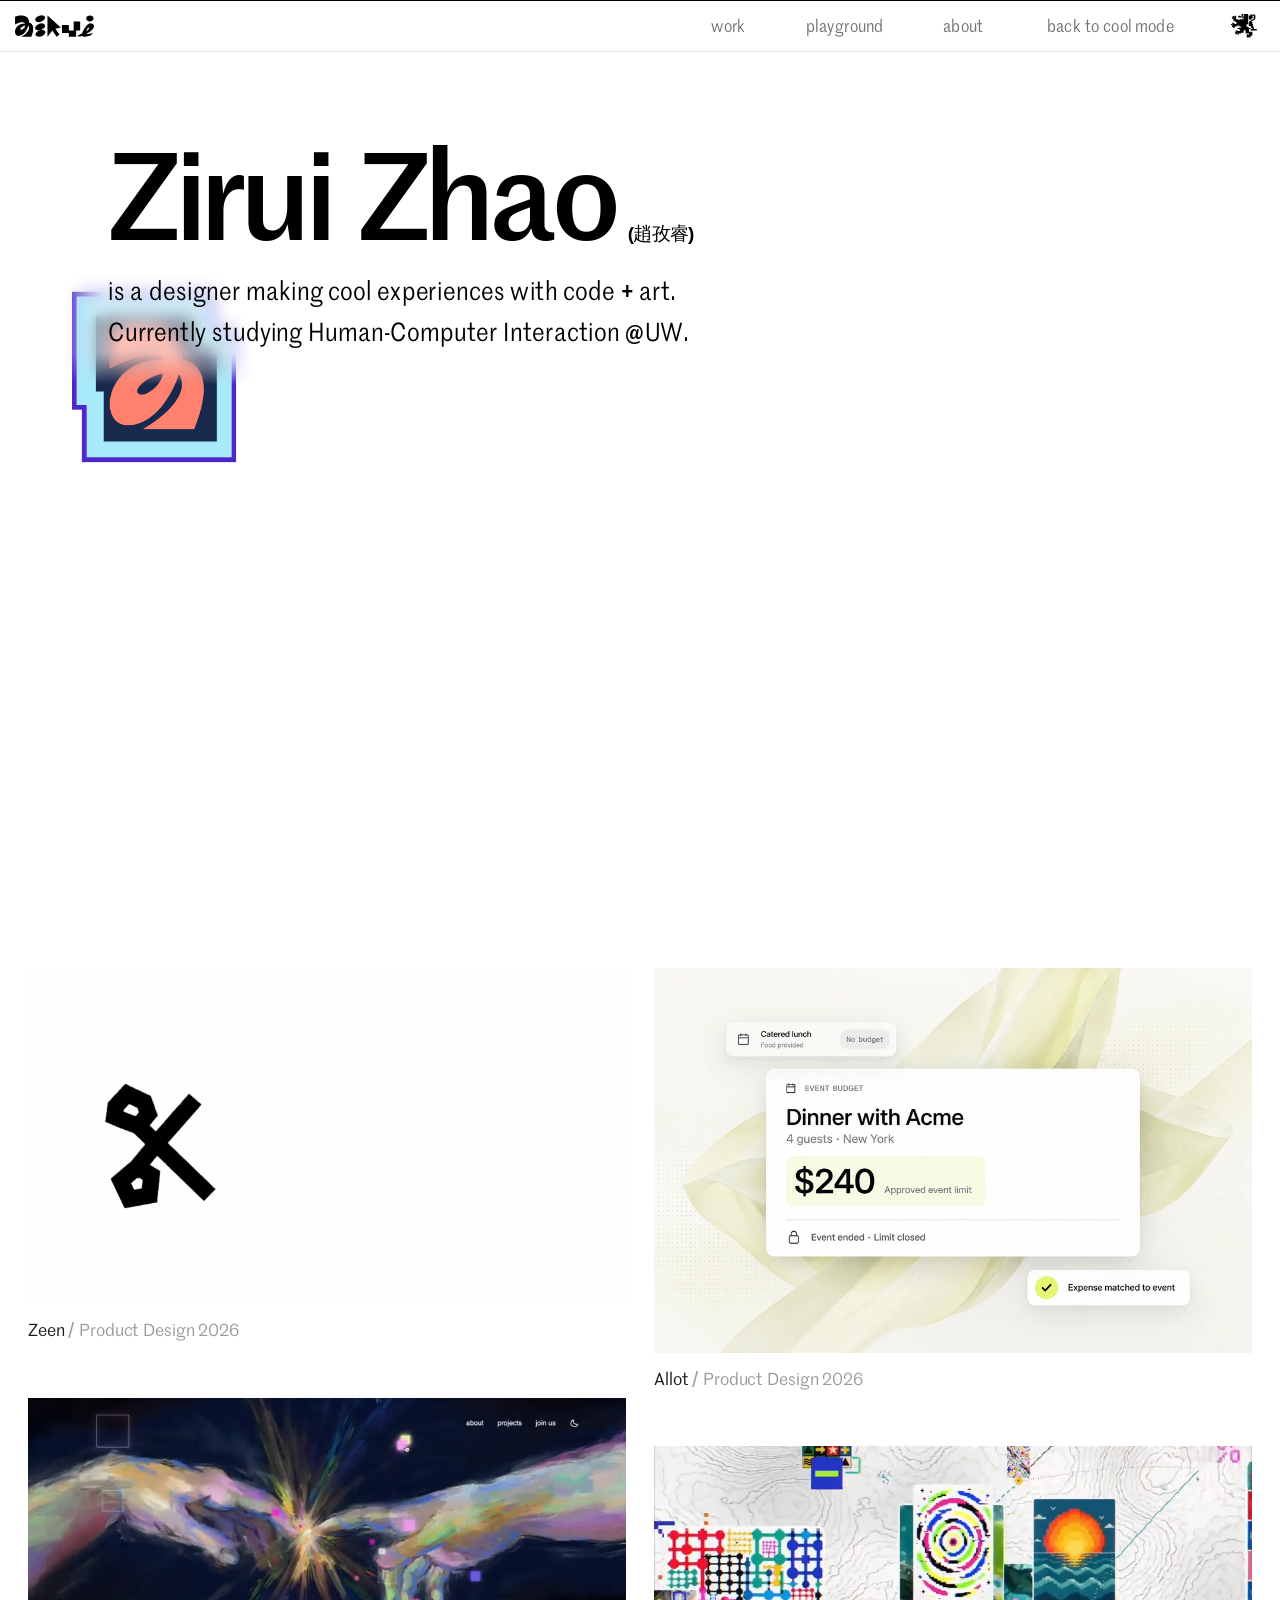
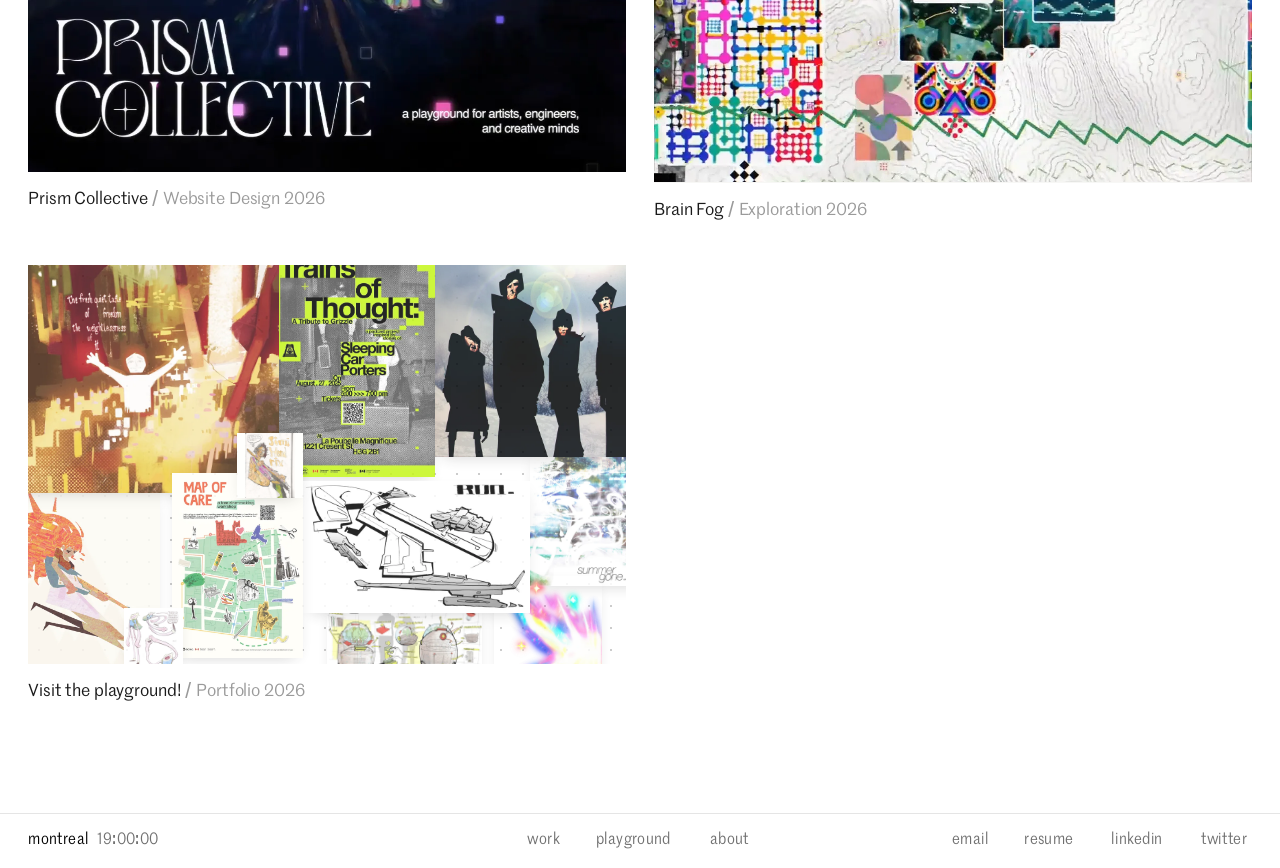
<file: recruiter/index.html>
<!doctype html>
<html lang="en">
  <head>
    <meta charset="UTF-8" />
    <meta name="viewport" content="width=device-width, initial-scale=1.0" />
    <meta name="theme-color" content="#ffffff" />
    <meta name="description" content="Zirui Zhao is a designer making cool experiences with code + art. Studying Human-Computer Interaction at the University of Waterloo." />
    <title>Zirui Zhao</title>
    <link rel="icon" type="image/png" sizes="192x192" href="./favicon.png" />
    <link rel="icon" type="image/x-icon" sizes="16x16 32x32 48x48 64x64" href="./favicon.ico" />
    <link rel="apple-touch-icon" sizes="180x180" href="./apple-touch-icon.png" />
    <link rel="canonical" href="https://www.zirui.ca/" />
    <meta name="robots" content="max-image-preview:large" />
    <meta property="og:type" content="website" />
    <meta property="og:site_name" content="Zirui Zhao" />
    <meta property="og:title" content="Zirui Zhao" />
    <meta property="og:description" content="Zirui Zhao is a designer making cool experiences with code + art. Studying Human-Computer Interaction at the University of Waterloo." />
    <meta property="og:url" content="https://www.zirui.ca/" />
    <meta property="og:image" content="https://www.zirui.ca/preview.png" />
    <meta property="og:image:type" content="image/png" />
    <meta property="og:image:width" content="1200" />
    <meta property="og:image:height" content="630" />
    <meta property="og:image:alt" content="Zirui Zhao portfolio homepage with bold typography and colorful layered letter sculptures." />
    <meta name="twitter:card" content="summary_large_image" />
    <meta name="twitter:title" content="Zirui Zhao" />
    <meta name="twitter:description" content="Zirui Zhao is a designer making cool experiences with code + art. Studying Human-Computer Interaction at the University of Waterloo." />
    <meta name="twitter:image" content="https://www.zirui.ca/preview.png" />
    <meta name="twitter:image:alt" content="Zirui Zhao portfolio homepage with bold typography and colorful layered letter sculptures." />
    <link rel="preload" href="./assets/MarrSans-Semibold-Trial-hoIJwtOm.otf" as="font" type="font/otf" crossorigin />
    <link rel="preload" href="./assets/MarrSansCondensed-Medium-Trial-iyWb_8AH.otf" as="font" type="font/otf" crossorigin />
    <script type="module" crossorigin src="./assets/index-CEkYje4p.js"></script>
    <link rel="stylesheet" crossorigin href="./assets/index-CMZTG8sy.css">
  </head>
  <body data-page="home">
    <a class="skip-link" href="#main">Skip to content</a>
    <header class="topbar">
      <a class="cell logo" href="#home" aria-label="Zirui Zhao, home"><img src="data:image/svg+xml,%3csvg%20width='1559'%20height='455'%20viewBox='0%200%201559%20455'%20fill='none'%20xmlns='http://www.w3.org/2000/svg'%3e%3cg%20id='Logo'%3e%3cg%20id='z'%3e%3cpath%20id='Exclude'%20d='M0.843845%2053.2539C41.9428%2037.4377%20110.771%2023.0521%20169.845%2033.625C199.39%2038.9129%20226.533%2050.4513%20246.533%2071.2148C266.474%2091.9162%20279.266%20121.74%20280.314%20163.542C303.482%20166.801%20335.19%20182.055%20350.769%20221.85C366.431%20261.861%20365.746%20326.577%20323.872%20428.667L323.745%20428.978H128.474L130.154%20428.04C163.214%20409.609%20209.613%20376.993%20241.377%20339.053C272.908%20301.392%20289.878%20258.677%20265.47%20219.38C256.746%20249.442%20236.447%20295.451%20205.581%20335.287C174.35%20375.595%20132.242%20409.657%2080.297%20414.38C47.7719%20417.337%2024.5794%20403.89%2011.7325%20382.075C-1.09699%20360.29%20-3.57643%20330.221%205.14267%20299.942C22.5532%20239.483%2084.6206%20178.093%20198.496%20179.545C196.312%20174.467%20190.593%20169.274%20181.397%20165.233C171.805%20161.019%20158.504%20158.088%20141.719%20157.839C108.152%20157.341%2060.6994%20167.574%201.26084%20199.644L0.523533%20200.041V53.3769L0.843845%2053.2539ZM203.638%20217.68C175.529%20222.869%20147.089%20237.437%20128.351%20252.882C118.987%20260.6%20112.002%20268.574%20108.714%20275.745C107.068%20279.334%20106.333%20282.755%20106.721%20285.857C107.111%20288.975%20108.63%20291.728%20111.405%20293.966C116.951%20298.438%20125.149%20298.876%20134.302%20296.384C143.472%20293.887%20153.713%20288.423%20163.477%20280.916C182.994%20265.909%20200.74%20242.628%20204.224%20218.241L204.321%20217.553L203.638%20217.68Z'%20fill='black'%3e%3c/path%3e%3c/g%3e%3cg%20id='i'%3e%3cellipse%20id='Ellipse_1'%20cx='94.9417'%20cy='70.1185'%20rx='94.9417'%20ry='70.1185'%20transform='matrix(-0.822845%200.568266%20-0.861813%20-0.507225%20634.103%20227.084)'%20fill='black'%3e%3c/ellipse%3e%3cellipse%20id='Ellipse_3'%20cx='94.9417'%20cy='70.1185'%20rx='94.9417'%20ry='70.1185'%20transform='matrix(-0.822845%200.568266%20-0.861813%20-0.507225%20635.279%2071.1317)'%20fill='black'%3e%3c/ellipse%3e%3cellipse%20id='Ellipse_2'%20cx='94.9417'%20cy='70.1185'%20rx='94.9417'%20ry='70.1185'%20transform='matrix(-0.822845%200.568266%20-0.861813%20-0.507225%20640.833%20346.72)'%20fill='black'%3e%3c/ellipse%3e%3c/g%3e%3cpath%20id='R'%20d='M641.06%20429V30L903.06%20256.1L796.27%20281.37L875.865%20389.765L821.475%20429L737.237%20314.62L641.06%20429Z'%20fill='black'%3e%3c/path%3e%3cpath%20id='R_2'%20d='M641.06%20429V30L903.06%20256.1L789.637%20280.705L875.865%20389.765L821.475%20429L737.237%20314.62L641.06%20429Z'%20stroke='black'%3e%3c/path%3e%3cpath%20id='i_2'%20d='M1321.45%20370.175C1394.07%20208.654%201455.44%20166.243%201511.49%20178.081C1605.65%20197.967%201553.48%20313.667%201411.13%20370.175C1422.34%20390.104%201514.83%20370.175%201536.31%20357.117C1504.55%20448.518%201323.32%20436.835%201323.32%20410.034C1272.5%20433.125%201242.98%20432.026%201237.37%20421.03C1231.77%20410.035%201290.62%20379.567%201321.45%20370.175ZM1461.94%20261.829C1459.56%20260.546%201455.62%20260.3%201449.84%20261.253L1449.82%20261.256L1449.8%20261.261C1444.03%20262.711%201438.59%20266.885%201433.74%20272.327C1428.88%20277.777%201424.58%20284.545%201421.1%20291.263C1417.63%20297.982%201414.96%20304.67%201413.37%20309.971C1412.58%20312.619%201412.05%20314.937%201411.83%20316.745C1411.72%20317.648%201411.68%20318.44%201411.73%20319.091C1411.78%20319.726%201411.92%20320.297%201412.22%20320.694C1412.46%20321.013%201412.83%20321.105%201413.16%20321.104C1413.49%20321.102%201413.87%20321.012%201414.27%20320.87C1415.08%20320.585%201416.13%20320.038%201417.35%20319.289C1419.8%20317.786%201423.04%20315.407%201426.68%20312.461C1433.95%20306.567%201442.85%20298.363%201450.21%20290.253C1453.88%20286.198%201457.18%20282.158%201459.69%20278.436C1462.2%20274.724%201463.96%20271.283%201464.52%20268.435C1464.8%20267.005%201464.78%20265.689%201464.37%20264.553C1463.95%20263.404%201463.15%20262.482%201461.94%20261.829ZM1477.54%2030C1517.42%2030%201549.76%2054.6243%201549.76%2085C1549.76%20115.376%201517.42%20140%201477.54%20140C1437.66%20140%201405.33%20115.376%201405.33%2085C1405.33%2054.6243%201437.66%2030%201477.54%2030Z'%20fill='black'%3e%3c/path%3e%3cg%20id='U'%3e%3cpath%20id='Union'%20d='M1063%20313H1158V140H1286V313H1207V429H1063V358H927V208H1063V313Z'%20fill='black'%3e%3c/path%3e%3c/g%3e%3c/g%3e%3c/svg%3e" alt="" /></a>
      <div class="bar-space" aria-hidden="true"></div>
      <nav aria-label="Main navigation">
        <a class="cell nav-link" href="#work"><span class="link-label">work</span></a>
        <a class="cell nav-link" href="#playground"><span class="link-label">playground</span></a>
        <a class="cell nav-link" href="#about"><span class="link-label">about</span></a>
        <a class="cell nav-link zz-exit" href="../"><span class="link-label">back to cool mode</span></a>
      </nav>
      <a class="cell square waterloo" href="https://cs.uwatering.com/#https://www.zirui.ca/" target="_blank" rel="noopener noreferrer" aria-label="University of Waterloo CS webring" aria-controls="ring-arrows" aria-expanded="false"><img src="data:image/svg+xml,%3csvg%20width='43'%20height='41'%20viewBox='0%200%2043%2041'%20fill='none'%20xmlns='http://www.w3.org/2000/svg'%3e%3cpath%20id='Union'%20d='M28.373%2017.6787H25.7217V21.6855H28.373V23.0996H29.6992V24.042H32.6162V25.457H29.6992V30.4062H35.2676V37.2422H32.0859V38.1914H32.4805V40.0771H30.3594V38.8926H29.1689V40.7783H27.0479V38.8926H25.7217V36.2998H26.5176V34.4141H28.373V35.3564H29.6992V33.2354H24.1309V27.5781H20.9482V31.8213H16.4404V33.2354H12.7285V35.3564H10.8721V33.2354H9.81152V34.4141H7.16016V32.292H9.01562V31.8213H6.36426V29.6992H9.01562V29.2285H8.48535V27.5781H10.8721V29.2285H15.1152V27.5781H14.0537V25.457H10.8721V24.042H14.0537V23.0996H17.501V21.6855H14.0537V19.5645H10.8721V20.9785H8.2207V21.2139H6.36426V23.0996H5.83398V24.043H3.18164V22.8643H3.97754V21.2139H3.71191V22.1572H1.59082V20.2715H3.18164V19.5635H1.59082V18.6211H0V17.207H2.38672V18.1494H3.18164V16.5H1.85645V15.0859H5.03809V16.2646H5.56836V16.9717H9.01562V13.6709H7.16016V11.7861H3.97754V8.25H1.32617V6.60059H3.97754V5.89258H1.85645V4.24316H3.44727V3.2998H5.56836V4.71484H8.48535V8.95703H12.1982V10.3711H14.0537V8.95703H20.9482V7.30762H17.2363V5.89258H20.9482V4.24316H17.501V0H28.373V17.6787ZM35.5332%2012.4932H33.9424V13.6719H35.2676V17.207H36.3291V20.165H37V23.0996H37.9199V25.457H42.6924V28.2852H32.6162V25.457H35.2676V23.96H33.2051V20.7422H29.9648V20.165H29.4102V13.5244H29.9648V12.4932H31.5557V11.0791H35.5332V12.4932ZM38.8975%201.65039H40.3066V8.25H39.5107V9.66406H37.6543V11.0781H33.6768V9.66406H35.5332V8.01465H37.9199V2.8291H34.7373V4.47852H36.8594V6.36426H34.7373V8.01465H33.2051V9.19238H29.4102V2.55176H32.2568V0.931641H38.8975V1.65039ZM14.0537%203.2998H16.4404V4.71484H20.1533V5.42188H16.4404V5.89258H11.9326V3.2998H12.7285V2.59277H14.0537V3.2998ZM8.48535%204.71387H6.36426V3.06445H8.48535V4.71387ZM19.6221%202.82812H21.7441V0.943359H19.6221V2.82812Z'%20fill='black'%3e%3c/path%3e%3c/svg%3e" alt="" /></a>
      <div class="ring-arrows" id="ring-arrows" inert>
        <a class="cell square" id="previous" href="https://cs.uwatering.com/#https://www.zirui.ca/?nav=prev" aria-label="Previous website in the UW CS webring"><svg class="arrow-icon" viewBox="0 0 24 24" aria-hidden="true" focusable="false"><path d="m15 5-10 7 10 7" fill="none" stroke="currentColor" stroke-width="1.8" stroke-linecap="square" stroke-linejoin="miter"/></svg></a>
        <a class="cell square" id="next" href="https://cs.uwatering.com/#https://www.zirui.ca/?nav=next" aria-label="Next website in the UW CS webring"><svg class="arrow-icon" viewBox="0 0 24 24" aria-hidden="true" focusable="false"><path d="m9 5 10 7-10 7" fill="none" stroke="currentColor" stroke-width="1.8" stroke-linecap="square" stroke-linejoin="miter"/></svg></a>
      </div>
    </header>
    <div class="phone-head">
      <p class="phone-head-bio"><a class="phone-head-mark" href="#home" aria-label="Zirui Zhao"><img src="data:image/svg+xml,%3csvg%20width='1559'%20height='455'%20viewBox='0%200%201559%20455'%20fill='none'%20xmlns='http://www.w3.org/2000/svg'%3e%3cg%20id='Logo'%3e%3cg%20id='z'%3e%3cpath%20id='Exclude'%20d='M0.843845%2053.2539C41.9428%2037.4377%20110.771%2023.0521%20169.845%2033.625C199.39%2038.9129%20226.533%2050.4513%20246.533%2071.2148C266.474%2091.9162%20279.266%20121.74%20280.314%20163.542C303.482%20166.801%20335.19%20182.055%20350.769%20221.85C366.431%20261.861%20365.746%20326.577%20323.872%20428.667L323.745%20428.978H128.474L130.154%20428.04C163.214%20409.609%20209.613%20376.993%20241.377%20339.053C272.908%20301.392%20289.878%20258.677%20265.47%20219.38C256.746%20249.442%20236.447%20295.451%20205.581%20335.287C174.35%20375.595%20132.242%20409.657%2080.297%20414.38C47.7719%20417.337%2024.5794%20403.89%2011.7325%20382.075C-1.09699%20360.29%20-3.57643%20330.221%205.14267%20299.942C22.5532%20239.483%2084.6206%20178.093%20198.496%20179.545C196.312%20174.467%20190.593%20169.274%20181.397%20165.233C171.805%20161.019%20158.504%20158.088%20141.719%20157.839C108.152%20157.341%2060.6994%20167.574%201.26084%20199.644L0.523533%20200.041V53.3769L0.843845%2053.2539ZM203.638%20217.68C175.529%20222.869%20147.089%20237.437%20128.351%20252.882C118.987%20260.6%20112.002%20268.574%20108.714%20275.745C107.068%20279.334%20106.333%20282.755%20106.721%20285.857C107.111%20288.975%20108.63%20291.728%20111.405%20293.966C116.951%20298.438%20125.149%20298.876%20134.302%20296.384C143.472%20293.887%20153.713%20288.423%20163.477%20280.916C182.994%20265.909%20200.74%20242.628%20204.224%20218.241L204.321%20217.553L203.638%20217.68Z'%20fill='black'%3e%3c/path%3e%3c/g%3e%3cg%20id='i'%3e%3cellipse%20id='Ellipse_1'%20cx='94.9417'%20cy='70.1185'%20rx='94.9417'%20ry='70.1185'%20transform='matrix(-0.822845%200.568266%20-0.861813%20-0.507225%20634.103%20227.084)'%20fill='black'%3e%3c/ellipse%3e%3cellipse%20id='Ellipse_3'%20cx='94.9417'%20cy='70.1185'%20rx='94.9417'%20ry='70.1185'%20transform='matrix(-0.822845%200.568266%20-0.861813%20-0.507225%20635.279%2071.1317)'%20fill='black'%3e%3c/ellipse%3e%3cellipse%20id='Ellipse_2'%20cx='94.9417'%20cy='70.1185'%20rx='94.9417'%20ry='70.1185'%20transform='matrix(-0.822845%200.568266%20-0.861813%20-0.507225%20640.833%20346.72)'%20fill='black'%3e%3c/ellipse%3e%3c/g%3e%3cpath%20id='R'%20d='M641.06%20429V30L903.06%20256.1L796.27%20281.37L875.865%20389.765L821.475%20429L737.237%20314.62L641.06%20429Z'%20fill='black'%3e%3c/path%3e%3cpath%20id='R_2'%20d='M641.06%20429V30L903.06%20256.1L789.637%20280.705L875.865%20389.765L821.475%20429L737.237%20314.62L641.06%20429Z'%20stroke='black'%3e%3c/path%3e%3cpath%20id='i_2'%20d='M1321.45%20370.175C1394.07%20208.654%201455.44%20166.243%201511.49%20178.081C1605.65%20197.967%201553.48%20313.667%201411.13%20370.175C1422.34%20390.104%201514.83%20370.175%201536.31%20357.117C1504.55%20448.518%201323.32%20436.835%201323.32%20410.034C1272.5%20433.125%201242.98%20432.026%201237.37%20421.03C1231.77%20410.035%201290.62%20379.567%201321.45%20370.175ZM1461.94%20261.829C1459.56%20260.546%201455.62%20260.3%201449.84%20261.253L1449.82%20261.256L1449.8%20261.261C1444.03%20262.711%201438.59%20266.885%201433.74%20272.327C1428.88%20277.777%201424.58%20284.545%201421.1%20291.263C1417.63%20297.982%201414.96%20304.67%201413.37%20309.971C1412.58%20312.619%201412.05%20314.937%201411.83%20316.745C1411.72%20317.648%201411.68%20318.44%201411.73%20319.091C1411.78%20319.726%201411.92%20320.297%201412.22%20320.694C1412.46%20321.013%201412.83%20321.105%201413.16%20321.104C1413.49%20321.102%201413.87%20321.012%201414.27%20320.87C1415.08%20320.585%201416.13%20320.038%201417.35%20319.289C1419.8%20317.786%201423.04%20315.407%201426.68%20312.461C1433.95%20306.567%201442.85%20298.363%201450.21%20290.253C1453.88%20286.198%201457.18%20282.158%201459.69%20278.436C1462.2%20274.724%201463.96%20271.283%201464.52%20268.435C1464.8%20267.005%201464.78%20265.689%201464.37%20264.553C1463.95%20263.404%201463.15%20262.482%201461.94%20261.829ZM1477.54%2030C1517.42%2030%201549.76%2054.6243%201549.76%2085C1549.76%20115.376%201517.42%20140%201477.54%20140C1437.66%20140%201405.33%20115.376%201405.33%2085C1405.33%2054.6243%201437.66%2030%201477.54%2030Z'%20fill='black'%3e%3c/path%3e%3cg%20id='U'%3e%3cpath%20id='Union'%20d='M1063%20313H1158V140H1286V313H1207V429H1063V358H927V208H1063V313Z'%20fill='black'%3e%3c/path%3e%3c/g%3e%3c/g%3e%3c/svg%3e" alt="" /></a> is a designer making cool experiences with code + art.</p>
      <a class="phone-head-logo" href="#home" aria-label="Zirui Zhao, home"><img src="data:image/svg+xml,%3csvg%20width='1559'%20height='455'%20viewBox='0%200%201559%20455'%20fill='none'%20xmlns='http://www.w3.org/2000/svg'%3e%3cg%20id='Logo'%3e%3cg%20id='z'%3e%3cpath%20id='Exclude'%20d='M0.843845%2053.2539C41.9428%2037.4377%20110.771%2023.0521%20169.845%2033.625C199.39%2038.9129%20226.533%2050.4513%20246.533%2071.2148C266.474%2091.9162%20279.266%20121.74%20280.314%20163.542C303.482%20166.801%20335.19%20182.055%20350.769%20221.85C366.431%20261.861%20365.746%20326.577%20323.872%20428.667L323.745%20428.978H128.474L130.154%20428.04C163.214%20409.609%20209.613%20376.993%20241.377%20339.053C272.908%20301.392%20289.878%20258.677%20265.47%20219.38C256.746%20249.442%20236.447%20295.451%20205.581%20335.287C174.35%20375.595%20132.242%20409.657%2080.297%20414.38C47.7719%20417.337%2024.5794%20403.89%2011.7325%20382.075C-1.09699%20360.29%20-3.57643%20330.221%205.14267%20299.942C22.5532%20239.483%2084.6206%20178.093%20198.496%20179.545C196.312%20174.467%20190.593%20169.274%20181.397%20165.233C171.805%20161.019%20158.504%20158.088%20141.719%20157.839C108.152%20157.341%2060.6994%20167.574%201.26084%20199.644L0.523533%20200.041V53.3769L0.843845%2053.2539ZM203.638%20217.68C175.529%20222.869%20147.089%20237.437%20128.351%20252.882C118.987%20260.6%20112.002%20268.574%20108.714%20275.745C107.068%20279.334%20106.333%20282.755%20106.721%20285.857C107.111%20288.975%20108.63%20291.728%20111.405%20293.966C116.951%20298.438%20125.149%20298.876%20134.302%20296.384C143.472%20293.887%20153.713%20288.423%20163.477%20280.916C182.994%20265.909%20200.74%20242.628%20204.224%20218.241L204.321%20217.553L203.638%20217.68Z'%20fill='black'%3e%3c/path%3e%3c/g%3e%3cg%20id='i'%3e%3cellipse%20id='Ellipse_1'%20cx='94.9417'%20cy='70.1185'%20rx='94.9417'%20ry='70.1185'%20transform='matrix(-0.822845%200.568266%20-0.861813%20-0.507225%20634.103%20227.084)'%20fill='black'%3e%3c/ellipse%3e%3cellipse%20id='Ellipse_3'%20cx='94.9417'%20cy='70.1185'%20rx='94.9417'%20ry='70.1185'%20transform='matrix(-0.822845%200.568266%20-0.861813%20-0.507225%20635.279%2071.1317)'%20fill='black'%3e%3c/ellipse%3e%3cellipse%20id='Ellipse_2'%20cx='94.9417'%20cy='70.1185'%20rx='94.9417'%20ry='70.1185'%20transform='matrix(-0.822845%200.568266%20-0.861813%20-0.507225%20640.833%20346.72)'%20fill='black'%3e%3c/ellipse%3e%3c/g%3e%3cpath%20id='R'%20d='M641.06%20429V30L903.06%20256.1L796.27%20281.37L875.865%20389.765L821.475%20429L737.237%20314.62L641.06%20429Z'%20fill='black'%3e%3c/path%3e%3cpath%20id='R_2'%20d='M641.06%20429V30L903.06%20256.1L789.637%20280.705L875.865%20389.765L821.475%20429L737.237%20314.62L641.06%20429Z'%20stroke='black'%3e%3c/path%3e%3cpath%20id='i_2'%20d='M1321.45%20370.175C1394.07%20208.654%201455.44%20166.243%201511.49%20178.081C1605.65%20197.967%201553.48%20313.667%201411.13%20370.175C1422.34%20390.104%201514.83%20370.175%201536.31%20357.117C1504.55%20448.518%201323.32%20436.835%201323.32%20410.034C1272.5%20433.125%201242.98%20432.026%201237.37%20421.03C1231.77%20410.035%201290.62%20379.567%201321.45%20370.175ZM1461.94%20261.829C1459.56%20260.546%201455.62%20260.3%201449.84%20261.253L1449.82%20261.256L1449.8%20261.261C1444.03%20262.711%201438.59%20266.885%201433.74%20272.327C1428.88%20277.777%201424.58%20284.545%201421.1%20291.263C1417.63%20297.982%201414.96%20304.67%201413.37%20309.971C1412.58%20312.619%201412.05%20314.937%201411.83%20316.745C1411.72%20317.648%201411.68%20318.44%201411.73%20319.091C1411.78%20319.726%201411.92%20320.297%201412.22%20320.694C1412.46%20321.013%201412.83%20321.105%201413.16%20321.104C1413.49%20321.102%201413.87%20321.012%201414.27%20320.87C1415.08%20320.585%201416.13%20320.038%201417.35%20319.289C1419.8%20317.786%201423.04%20315.407%201426.68%20312.461C1433.95%20306.567%201442.85%20298.363%201450.21%20290.253C1453.88%20286.198%201457.18%20282.158%201459.69%20278.436C1462.2%20274.724%201463.96%20271.283%201464.52%20268.435C1464.8%20267.005%201464.78%20265.689%201464.37%20264.553C1463.95%20263.404%201463.15%20262.482%201461.94%20261.829ZM1477.54%2030C1517.42%2030%201549.76%2054.6243%201549.76%2085C1549.76%20115.376%201517.42%20140%201477.54%20140C1437.66%20140%201405.33%20115.376%201405.33%2085C1405.33%2054.6243%201437.66%2030%201477.54%2030Z'%20fill='black'%3e%3c/path%3e%3cg%20id='U'%3e%3cpath%20id='Union'%20d='M1063%20313H1158V140H1286V313H1207V429H1063V358H927V208H1063V313Z'%20fill='black'%3e%3c/path%3e%3c/g%3e%3c/g%3e%3c/svg%3e" alt="" /></a>
      <button class="menu-toggle" type="button" aria-label="Open menu" aria-controls="phone-menu" aria-expanded="false"><span class="menu-lines" aria-hidden="true"><span></span><span></span></span></button>
    </div>
    <dialog class="phone-menu" id="phone-menu" aria-label="Menu">
      <div class="phone-menu-bar">
        <div class="phone-menu-head" aria-hidden="true" inert></div>
        <button class="menu-toggle is-close" type="button" aria-label="Close menu"><span class="menu-lines" aria-hidden="true"><span></span><span></span></span></button>
      </div>
      <nav class="phone-menu-group phone-menu-nav" aria-labelledby="phone-menu-site">
        <p class="phone-menu-label" id="phone-menu-site">site</p>
        <ul>
          <li><a href="#work">work</a></li>
          <li><a href="#playground">playground</a></li>
          <li><a href="#about">about</a></li>
          <li><a href="../">back to cool mode</a></li>
        </ul>
      </nav>
      <div class="phone-menu-group" role="group" aria-labelledby="phone-menu-links">
        <p class="phone-menu-label" id="phone-menu-links">links</p>
        <ul>
          <li><a href="mailto:z457zhao@uwaterloo.ca" data-copy="z457zhao@uwaterloo.ca" aria-label="Copy email address">email <svg class="arrow-icon copy-icon" viewBox="0 0 24 24" aria-hidden="true" focusable="false"><path d="M9 9h11v11H9zM15 5V4H4v11h1" fill="none" stroke="currentColor" stroke-width="1.8" stroke-linecap="square" stroke-linejoin="miter"/></svg></a><span class="copy-note" role="status"></span></li>
          <li><a data-resume-link href="./assets/resume-Bb619NtX.pdf" target="_blank" rel="noopener">resume</a></li>
          <li><a href="https://ca.linkedin.com/in/ziruizh" target="_blank" rel="noopener noreferrer">linkedin</a></li>
          <li><a href="https://x.com/z6rui" target="_blank" rel="noopener noreferrer">twitter</a></li>
        </ul>
      </div>
      <p class="phone-menu-clock">montreal <time class="info-clock" data-clock>--:--:--</time></p>
    </dialog>

    <main id="main" tabindex="-1">
      <section class="page home-page" id="home" aria-label="Introduction">
        <div class="hero-copy">
          <h1 aria-label="Zirui Zhao (趙孜睿)"><span class="name" aria-hidden="true">Zirui Zhao</span><span class="chinese" lang="zh" aria-hidden="true">(趙孜睿)</span></h1>
          <p class="hero-line">is a designer making cool experiences with code + art.</p>
          <p class="hero-line study">Currently studying Human-Computer Interaction @<a class="hero-university" href="https://uwaterloo.ca/" target="_blank" rel="noopener noreferrer" aria-label="University of Waterloo">UW</a>.</p>
        </div>
        <h1 class="phone-bio">Zirui Zhao</h1>
        <div id="stage" aria-label="Interactive letter sculptures"></div>
        <div class="home-note"><button id="reset-home">Reset shapes <svg class="arrow-icon" viewBox="0 0 24 24" aria-hidden="true" focusable="false"><path d="M5 8a8 8 0 1 1-1 8M5 3v5h5" fill="none" stroke="currentColor" stroke-width="1.8" stroke-linecap="square" stroke-linejoin="miter"/></svg></button></div>
      </section>

      <section class="page work-page" id="work" aria-labelledby="work-heading" hidden>
        <div class="work-section" id="work-selected">
          <h1 class="sr-only" id="work-heading" tabindex="-1">Selected work</h1>
          <div class="feature-grid" id="feature-grid"></div>
        </div>
        <footer class="work-section work-info" id="work-info" aria-labelledby="info-heading">
          <h2 class="sr-only" id="info-heading">Site footer</h2>
          <p class="info-phone-name">© Zirui Zhao <span data-year>2026</span></p>
          <p class="info-name">montreal <time class="info-clock" data-clock>--:--:--</time></p>
          <nav class="info-sections" aria-label="Site sections">
            <ul>
              <li><a class="text-link" href="#work"><span class="link-label">work</span></a></li>
              <li><a class="text-link" href="#playground"><span class="link-label">playground</span></a></li>
              <li><a class="text-link" href="#about"><span class="link-label">about</span></a></li>
            </ul>
          </nav>
          <ul class="info-links">
              <li><a class="text-link" style="--contact-color:#B88900" href="mailto:z457zhao@uwaterloo.ca" data-copy="z457zhao@uwaterloo.ca" aria-label="Copy email address"><span class="link-label">email <svg class="arrow-icon copy-icon" viewBox="0 0 24 24" aria-hidden="true" focusable="false"><path d="M9 9h11v11H9zM15 5V4H4v11h1" fill="none" stroke="currentColor" stroke-width="1.8" stroke-linecap="square" stroke-linejoin="miter"/></svg></span></a><span class="copy-note" role="status"></span></li>
              <li><a class="text-link" style="--contact-color:#b3218c" data-resume-link href="./assets/resume-Bb619NtX.pdf" target="_blank" rel="noopener"><span class="link-label">resume <svg class="arrow-icon" viewBox="0 0 24 24" aria-hidden="true" focusable="false"><path d="M5 19 19 5M5 5h14v14" fill="none" stroke="currentColor" stroke-width="1.8" stroke-linecap="square" stroke-linejoin="miter"/></svg></span></a></li>
              <li><a class="text-link" style="--contact-color:#0A66C2" href="https://ca.linkedin.com/in/ziruizh" target="_blank" rel="noopener noreferrer"><span class="link-label">linkedin <svg class="arrow-icon" viewBox="0 0 24 24" aria-hidden="true" focusable="false"><path d="M5 19 19 5M5 5h14v14" fill="none" stroke="currentColor" stroke-width="1.8" stroke-linecap="square" stroke-linejoin="miter"/></svg></span></a></li>
              <li class="info-wide"><a class="text-link" style="--contact-color:#111111" href="https://x.com/z6rui" target="_blank" rel="noopener noreferrer"><span class="link-label">twitter <svg class="arrow-icon" viewBox="0 0 24 24" aria-hidden="true" focusable="false"><path d="M5 19 19 5M5 5h14v14" fill="none" stroke="currentColor" stroke-width="1.8" stroke-linecap="square" stroke-linejoin="miter"/></svg></span></a></li>
          </ul>
        </footer>
      </section>

      <section class="page playground-page" id="playground" aria-labelledby="playground-heading" hidden>
        <div class="playground-heading"><h1 class="sr-only" id="playground-heading" tabindex="-1">Playground</h1><p>Scroll or drag in any direction.</p></div>
      </section>

      <section class="page about-page" id="about" aria-labelledby="about-heading" hidden>
        <h1 class="section-heading sr-only" id="about-heading" tabindex="-1">About me</h1>
        <div class="about-bottom"><div class="about-portraits"></div><div class="about-copy"><p>I’m Zirui Zhao <span lang="zh">(趙孜睿)</span>, a designer making cool experiences with code + art.</p><p>You’ll probably find me rewatching Adventure Time, eating Char Siu (only the red sticky kind though), feeding shrimp to my cat Monty, and drawing innocent bystanders on the train.</p><a class="resume-link" href="./assets/resume-Bb619NtX.pdf" target="_blank" rel="noopener"><span class="link-label">View resume <svg class="arrow-icon" viewBox="0 0 24 24" aria-hidden="true" focusable="false"><path d="M5 19 19 5M5 5h14v14" fill="none" stroke="currentColor" stroke-width="1.8" stroke-linecap="square" stroke-linejoin="miter"/></svg></span></a>
          <section class="about-contact" aria-labelledby="contact-heading">
            <h2 id="contact-heading">Contact</h2>
            <a class="text-link contact-email" style="--contact-color:#B88900" href="mailto:z457zhao@uwaterloo.ca" data-copy="z457zhao@uwaterloo.ca" aria-label="Copy email address z457zhao@uwaterloo.ca"><span class="link-label">z457zhao@uwaterloo.ca <svg class="arrow-icon copy-icon" viewBox="0 0 24 24" aria-hidden="true" focusable="false"><path d="M9 9h11v11H9zM15 5V4H4v11h1" fill="none" stroke="currentColor" stroke-width="1.8" stroke-linecap="square" stroke-linejoin="miter"/></svg></span></a><span class="copy-note" role="status"></span>
            <ul class="contact-socials">
              <li><a class="text-link" style="--contact-color:#0A66C2" href="https://ca.linkedin.com/in/ziruizh" target="_blank" rel="noopener noreferrer"><span class="link-label">LinkedIn <svg class="arrow-icon" viewBox="0 0 24 24" aria-hidden="true" focusable="false"><path d="M5 19 19 5M5 5h14v14" fill="none" stroke="currentColor" stroke-width="1.8" stroke-linecap="square" stroke-linejoin="miter"/></svg></span></a></li>
              <li><a class="text-link" style="--contact-color:#C13584" href="https://www.instagram.com/z2rui/" target="_blank" rel="noopener noreferrer"><span class="link-label">Instagram <svg class="arrow-icon" viewBox="0 0 24 24" aria-hidden="true" focusable="false"><path d="M5 19 19 5M5 5h14v14" fill="none" stroke="currentColor" stroke-width="1.8" stroke-linecap="square" stroke-linejoin="miter"/></svg></span></a></li>
              <li><a class="text-link" style="--contact-color:#111111" href="https://x.com/z6rui" target="_blank" rel="noopener noreferrer"><span class="link-label">X <svg class="arrow-icon" viewBox="0 0 24 24" aria-hidden="true" focusable="false"><path d="M5 19 19 5M5 5h14v14" fill="none" stroke="currentColor" stroke-width="1.8" stroke-linecap="square" stroke-linejoin="miter"/></svg></span></a></li>
              <li><a class="text-link" style="--contact-color:#24292F" href="https://github.com/ZiruiZh" target="_blank" rel="noopener noreferrer"><span class="link-label">GitHub <svg class="arrow-icon" viewBox="0 0 24 24" aria-hidden="true" focusable="false"><path d="M5 19 19 5M5 5h14v14" fill="none" stroke="currentColor" stroke-width="1.8" stroke-linecap="square" stroke-linejoin="miter"/></svg></span></a></li>
            </ul>
          </section>
        </div></div>
        <section class="work-experience" aria-labelledby="experience-heading">
          <h2 class="sr-only" id="experience-heading">Work experience</h2>
          <table class="experience-table">
            <thead class="sr-only"><tr><th scope="col">Years</th><th scope="col">Organization</th><th scope="col">Role</th></tr></thead>
            <tbody>
              <tr><td>2025–present</td><th scope="row"><a class="experience-link" style="--experience-color:#C12658" href="https://www.braveheartsalliance.org/" target="_blank" rel="noopener noreferrer"><span class="link-label">Brave Hearts Alliance <svg class="arrow-icon" viewBox="0 0 24 24" aria-hidden="true" focusable="false"><path d="M5 19 19 5M5 5h14v14" fill="none" stroke="currentColor" stroke-width="1.8" stroke-linecap="square" stroke-linejoin="miter"/></svg></span></a></th><td>Co-founder &amp; Designer</td></tr>
              <tr><td>2025</td><th scope="row"><a class="experience-link" style="--experience-color:#00776E" href="https://bcrcmontreal.com/" target="_blank" rel="noopener noreferrer"><span class="link-label">BCRC Montreal <svg class="arrow-icon" viewBox="0 0 24 24" aria-hidden="true" focusable="false"><path d="M5 19 19 5M5 5h14v14" fill="none" stroke="currentColor" stroke-width="1.8" stroke-linecap="square" stroke-linejoin="miter"/></svg></span></a></th><td>Product Design Intern</td></tr>
              <tr><td>2025–present</td><th scope="row"><a class="experience-link" style="--experience-color:#3E4BC1" href="https://www.mcgill.ca/language-lab/" target="_blank" rel="noopener noreferrer"><span class="link-label">McGill University <svg class="arrow-icon" viewBox="0 0 24 24" aria-hidden="true" focusable="false"><path d="M5 19 19 5M5 5h14v14" fill="none" stroke="currentColor" stroke-width="1.8" stroke-linecap="square" stroke-linejoin="miter"/></svg></span></a></th><td>Research Assistant</td></tr>
            </tbody>
          </table>
        </section>
      </section>
      <section class="page project-page" id="project" aria-labelledby="project-title" hidden>
        <article class="case">
          <nav class="case-rail" aria-label="Case study sections">
            <a class="case-back" href="#work"><svg class="arrow-icon" viewBox="0 0 24 24" aria-hidden="true" focusable="false"><path d="M19 12H5m7-7-7 7 7 7" fill="none" stroke="currentColor" stroke-width="1.8" stroke-linecap="square" stroke-linejoin="miter"/></svg> <span class="case-back-wide">Work</span><span class="case-back-narrow">back to work</span></a>
            <ol class="case-index" id="case-index"></ol>
          </nav>
          <div class="case-body">
            <figure class="case-hero" id="case-hero"></figure>
            <header class="case-head">
              <h1 id="project-title" tabindex="-1"></h1>
              <dl class="case-meta" id="case-meta"></dl>
              <p class="case-notice" id="case-notice" hidden></p>
            </header>
            <div class="case-sections" id="case-sections"></div>
          </div>
        </article>
      </section>
    </main>

    <div class="shape-gradient" aria-hidden="true"></div>
  </body>
</html>
</file>
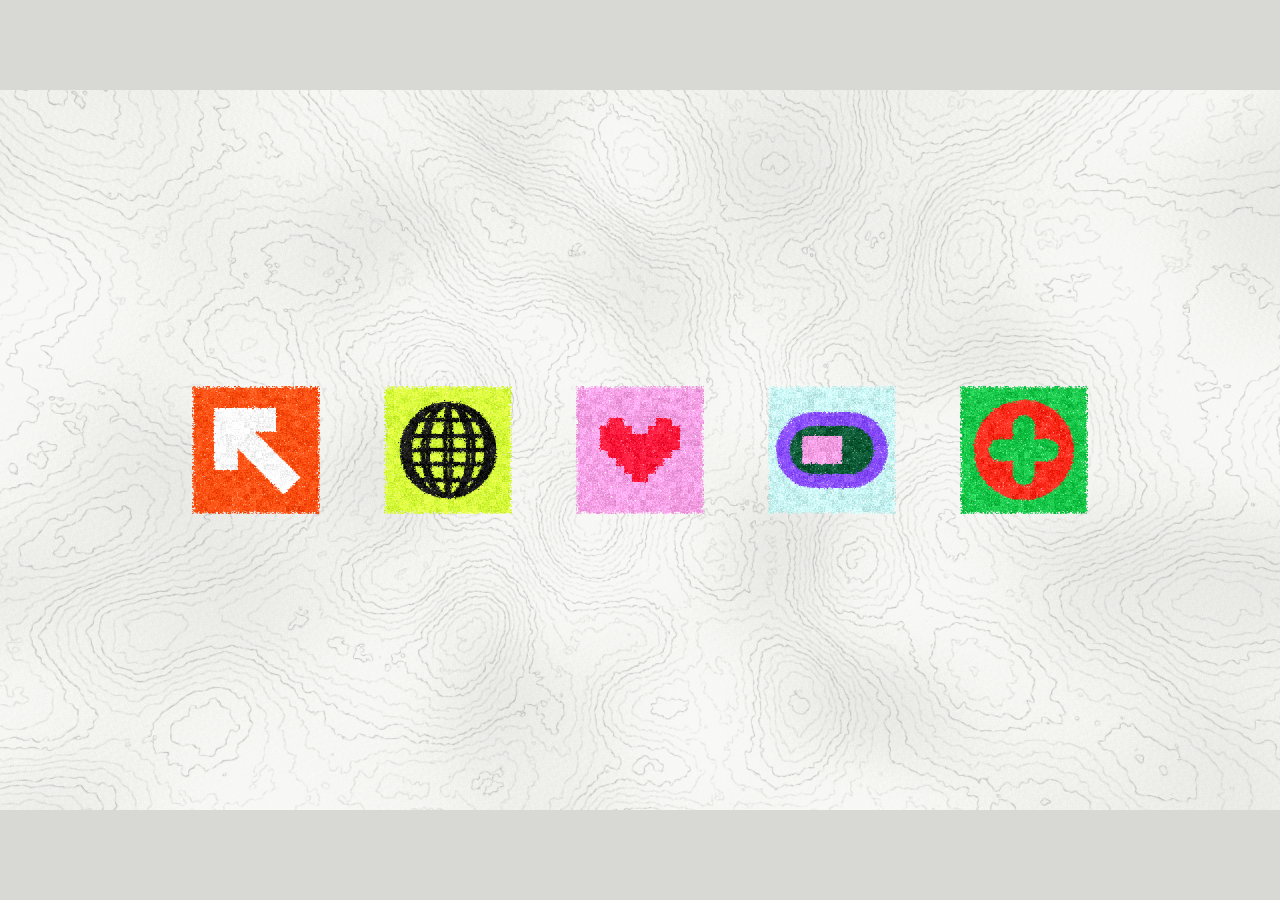
<file: showcase/index.html>
<!doctype html>
<html lang="en">
<head>
<meta charset="UTF-8" />
<meta name="viewport" content="width=device-width, initial-scale=1.0" />
<meta name="robots" content="noindex, nofollow" />
<title>Zirui Zhao · Icons</title>
<link rel="icon" href="../favicon.svg" />
<style>
  /* An unlisted page for a social post (2026-11-14): five of the site's animated icons in a row, on the site's
     contour-map background (lighter here), in a 16:9 frame. It plays live here; ?export renders it frame by
     frame for a video (see the end of the script). Built by patch-bundle.py from .case-build/src/showcase.html. */
  html, body { margin: 0; height: 100%; background: #d8d8d4; }
  body { display: grid; place-items: center; overflow: hidden; }
  canvas { display: block; width: min(100vw, 100vh * 16 / 9); height: auto; aspect-ratio: 16 / 9; }
</style>
</head>
<body>
<canvas id="frame" width="1920" height="1080" aria-label="Five animated icons: an arrow, a globe, a heart, a switch and a plus"></canvas>
<script>
(function () {
  var W = 1920, H = 1080, FPS = 24, SECONDS = 8;
  var out = document.getElementById('frame'), ctx = out.getContext('2d');
  function rng(seed) { var s = seed; return function () { s = s * 16807 % 2147483647; return (s - 1) / 2147483646; }; }

  // ---- the site's background: its contour-map sky, as on the loading screen (from Info's camera), at 70% over the
  // page's grey ------------------------------------------------------------------------------------------------------
  var sky = document.createElement('canvas'); sky.width = W; sky.height = H;
  var gl = sky.getContext('webgl', { antialias: false, alpha: false, preserveDrawingBuffer: true });
  var drawSky = function () {};
  if (gl && gl.getExtension('OES_standard_derivatives')) (function () {
    var NOISE = 'vec3 mod289(vec3 x){return x-floor(x*(1.0/289.0))*289.0;}vec4 mod289(vec4 x){return x-floor(x*(1.0/289.0))*289.0;}vec4 permute(vec4 x){return mod289(((x*34.0)+1.0)*x);}vec4 taylorInvSqrt(vec4 r){return 1.79284291400159-0.85373472095314*r;}' +
        'float snoise(vec3 v){const vec2 C=vec2(1.0/6.0,1.0/3.0);const vec4 D=vec4(0.0,0.5,1.0,2.0);vec3 i=floor(v+dot(v,C.yyy));vec3 x0=v-i+dot(i,C.xxx);vec3 g=step(x0.yzx,x0.xyz);vec3 l=1.0-g;vec3 i1=min(g.xyz,l.zxy);vec3 i2=max(g.xyz,l.zxy);vec3 x1=x0-i1+C.xxx;vec3 x2=x0-i2+C.yyy;vec3 x3=x0-D.yyy;i=mod289(i);' +
        'vec4 p=permute(permute(permute(i.z+vec4(0.0,i1.z,i2.z,1.0))+i.y+vec4(0.0,i1.y,i2.y,1.0))+i.x+vec4(0.0,i1.x,i2.x,1.0));float n_=0.142857142857;vec3 ns=n_*D.wyz-D.xzx;vec4 j=p-49.0*floor(p*ns.z*ns.z);vec4 x_=floor(j*ns.z);vec4 y_=floor(j-7.0*x_);vec4 x=x_*ns.x+ns.yyyy;vec4 y=y_*ns.x+ns.yyyy;vec4 h=1.0-abs(x)-abs(y);' +
        'vec4 b0=vec4(x.xy,y.xy);vec4 b1=vec4(x.zw,y.zw);vec4 s0=floor(b0)*2.0+1.0;vec4 s1=floor(b1)*2.0+1.0;vec4 sh=-step(h,vec4(0.0));vec4 a0=b0.xzyw+s0.xzyw*sh.xxyy;vec4 a1=b1.xzyw+s1.xzyw*sh.zzww;vec3 p0=vec3(a0.xy,h.x);vec3 p1=vec3(a0.zw,h.y);vec3 p2=vec3(a1.xy,h.z);vec3 p3=vec3(a1.zw,h.w);' +
        'vec4 norm=taylorInvSqrt(vec4(dot(p0,p0),dot(p1,p1),dot(p2,p2),dot(p3,p3)));p0*=norm.x;p1*=norm.y;p2*=norm.z;p3*=norm.w;vec4 m=max(0.6-vec4(dot(x0,x0),dot(x1,x1),dot(x2,x2),dot(x3,x3)),0.0);m=m*m;return 42.0*dot(m*m,vec4(dot(p0,x0),dot(p1,x1),dot(p2,x2),dot(p3,x3)));}';
      var VS = 'attribute vec2 p;varying vec2 v;void main(){v=p;gl_Position=vec4(p,0.0,1.0);}';
      var FS = '#extension GL_OES_standard_derivatives : enable\nprecision highp float;varying vec2 v;uniform float uTime;uniform vec3 uR,uU,uF;uniform vec2 uView;' + NOISE +
        'void main(){vec3 d=normalize(uF+uR*v.x*uView.x+uU*v.y*uView.y);float t=uTime;vec3 uBg=vec3(0.97,0.97,0.96),uInk=vec3(0.08);' +
        'vec3 col=uBg*(0.9+0.2*(snoise(d*3.0+t*0.01)*0.5+0.5));' +
        'float h=snoise(d*2.0+vec3(0.0,t*0.05,0.0))*0.6+snoise(d*4.3-vec3(t*0.04))*0.3;h+=snoise(d*38.0)*0.018+snoise(d*90.0)*0.008;' +
        'float bands=h*22.0;float f=abs(fract(bands)-0.5);float w=fwidth(bands);float line=1.0-smoothstep(w*0.6,w*1.6,f);' +
        'float major=1.0-step(0.5,abs(mod(floor(bands+0.5),5.0)));float grain=0.55+0.45*snoise(d*140.0+t*0.2);' +
        'col=mix(col,uInk,line*(0.2+0.3*major)*grain);' +
        'col=mix(col,uInk,0.05*smoothstep(0.6,1.0,snoise(d*260.0+t*0.3)));' +
        'col=mix(col,uInk,0.18*smoothstep(0.97,1.0,snoise(vec3(d.xy*600.0,floor(t*12.0)))));' +
        'col=mix(col,uInk,0.07*smoothstep(0.995,1.0,snoise(vec3(d.x*4.0,d.y*900.0,floor(t*6.0)))));' +
        'float g=fract(sin(dot(gl_FragCoord.xy+t*37.0,vec2(12.9898,78.233)))*43758.5453);col+=(g-0.5)*0.09;' +
        'gl_FragColor=vec4(clamp(col,0.0,1.0),1.0);}';
    function shader(type, src) { var sh = gl.createShader(type); gl.shaderSource(sh, src); gl.compileShader(sh); return gl.getShaderParameter(sh, gl.COMPILE_STATUS) ? sh : null; }
    var vs = shader(gl.VERTEX_SHADER, VS), fs = shader(gl.FRAGMENT_SHADER, FS);
    if (!vs || !fs) return;
    var prog = gl.createProgram(); gl.attachShader(prog, vs); gl.attachShader(prog, fs); gl.linkProgram(prog);
    if (!gl.getProgramParameter(prog, gl.LINK_STATUS)) return;
    gl.useProgram(prog);
    var buf = gl.createBuffer(); gl.bindBuffer(gl.ARRAY_BUFFER, buf);
    gl.bufferData(gl.ARRAY_BUFFER, new Float32Array([-1, -1, 3, -1, -1, 3]), gl.STATIC_DRAW);
    var loc = gl.getAttribLocation(prog, 'p'); gl.enableVertexAttribArray(loc); gl.vertexAttribPointer(loc, 2, gl.FLOAT, false, 0, 0);
    var U = function (n) { return gl.getUniformLocation(prog, n); };
    var F = [-6, -3, -30], fl = Math.hypot(F[0], F[1], F[2]); F = [F[0] / fl, F[1] / fl, F[2] / fl];
    var Rv = [-F[2], 0, F[0]], rl = Math.hypot(Rv[0], Rv[1], Rv[2]); Rv = [Rv[0] / rl, Rv[1] / rl, Rv[2] / rl];
    var Uv = [Rv[1] * F[2] - Rv[2] * F[1], Rv[2] * F[0] - Rv[0] * F[2], Rv[0] * F[1] - Rv[1] * F[0]];
    gl.uniform3fv(U('uF'), F); gl.uniform3fv(U('uR'), Rv); gl.uniform3fv(U('uU'), Uv);
    gl.viewport(0, 0, W, H);
    var tanH = Math.tan(60 * Math.PI / 360);
    gl.uniform2f(U('uView'), tanH * W / H, tanH);
    var uTime = U('uTime');
    drawSky = function (seconds) { gl.uniform1f(uTime, seconds); gl.drawArrays(gl.TRIANGLES, 0, 3); };
  })();

  // ---- the icons: the site's own loops (shapes.js and tiles.js, the same code), roughed and grained as the 3D
  // view draws them, shown pixel-sharp at one and a half times ------------------------------------------------------
  var Tg = [];
  var ZZ_ROUGH = 0.65; // edges a little less diffused than on the site (tiles.js)
  // Smooth animated shapes (2026-11-14), after a second set of references: transit signage, Swiss posters, VHS sleeves
// and flat colour pictograms. Bold, simple and brightly coloured. Shared by the 3D view's floating loops (tiles.js,
// which roughs them up and grains them like the pixel tiles) and the loading screen (loader.html, which runs before
// the site's own script), so both are inlined from here by patch-bundle.py.
//
// Each entry is [draw, colourways]. draw(c, t, way) paints frame t (0-7) of an eight-frame, one-second loop onto a
// 128 x 128 square whose background (way[0]) is already filled. With only 8 frames a loop, the motions are ones that
// read well in steps and join up seamlessly: turns by exactly one step of a shape's own symmetry, stripes and dashes
// moving on by one period, waves, and eased nudges that come back to where they began.
var zzShapes = (function () {
  const K = '#141414', O = '#ff4f12', L = '#d8ff3c', U = '#8a4fff', N = '#0d5a36', T = '#33dcdc', S = '#f6d69c',
    M = '#701c1c', E = '#1f2cff', Rd = '#ff2b1b', Gy = '#d9d9d3', Cy = '#c7f5f3',
    G = '#18c64a', Y = '#ffe100', P = '#f8a0e6', W = '#ffffff', SIZE = 128, TAU = Math.PI * 2;
  const disc = (c, x, y, r) => { c.beginPath(); c.arc(x, y, r, 0, TAU); c.fill(); };
  const rrect = (c, x, y, w, h, r) => {
    c.beginPath(); c.moveTo(x + r, y);
    c.arcTo(x + w, y, x + w, y + h, r); c.arcTo(x + w, y + h, x, y + h, r);
    c.arcTo(x, y + h, x, y, r); c.arcTo(x, y, x + w, y, r); c.closePath();
  };
  return [
    // A signage arrow nudging out along its own direction and settling back.
    [(c, t, [, a]) => {
      const o = [0, 0, 3, 7, 9, 9, 6, 2][t];
      c.translate(-o, -o);
      c.fillStyle = c.strokeStyle = a;
      c.fillRect(24, 24, 62, 24); c.fillRect(24, 24, 24, 62);
      c.lineWidth = 24; c.beginPath(); c.moveTo(38, 38); c.lineTo(102, 102); c.stroke();
    }, [[O, W], [K, W]]],
    // A scalloped badge turning by one scallop a loop, a dot at its heart.
    [(c, t, [, a, d]) => {
      const n = 12, rot = t / 8 * TAU / n;
      c.fillStyle = a;
      disc(c, 64, 64, 40);
      for (let i = 0; i < n; i++) { const th = rot + i / n * TAU; disc(c, 64 + Math.cos(th) * 42, 64 + Math.sin(th) * 42, 10); }
      c.fillStyle = d; disc(c, 64, 64, 15);
    }, [[K, O, W], [Gy, E, W]]],
    // VHS sleeve stripes: diagonal bands thickening towards one side, sliding on by one band a loop.
    [(c, t, [, a]) => {
      const P = 18;
      c.fillStyle = a;
      c.translate(64, 64); c.rotate(-Math.PI / 3);
      for (let x = -130 + t / 8 * P; x < 130; x += P) c.fillRect(x, -110, 1.5 + Math.max(0, Math.min(1, (x + 70) / 150)) * 12, 220);
    }, [[K, O]]],
    // A halftone grid whose dots swell and shrink in a wave running corner to corner.
    [(c, t, [, a]) => {
      c.fillStyle = a;
      for (let j = 0; j < 6; j++) for (let i = 0; i < 6; i++) {
        const s = 0.5 + 0.5 * Math.cos(((i + j) / 6 - t / 8) * TAU);
        disc(c, 14 + i * 20, 14 + j * 20, 1.5 + s * 8.5);
      }
    }, [[K, Rd]]],
    // A four-leaf blob turning a quarter turn a loop (being four-fold, it joins up seamlessly).
    [(c, t, [, a]) => {
      c.fillStyle = a;
      c.translate(64, 64); c.rotate(t / 8 * TAU / 4);
      for (let i = 0; i < 4; i++) { const th = i / 4 * TAU; disc(c, Math.cos(th) * 25, Math.sin(th) * 25, 25); }
    }, [[E, K]]],
    // A bold plus in a disc: still, then a quarter turn (which looks the same) in one eased move.
    [(c, t, [, a, d]) => {
      c.fillStyle = a; disc(c, 64, 64, 50);
      c.fillStyle = d;
      c.translate(64, 64); c.rotate([0, 0, .06, .3, .7, .94, 1, 1][t] * TAU / 4);
      rrect(c, -35, -11, 70, 22, 11); c.fill(); rrect(c, -11, -35, 22, 70, 11); c.fill();
    }, [[G, Rd, G], [Y, E, Y]]],
    // A sunset disc: bars across its lower part, thickening as they go down, scrolling down by one bar a loop.
    [(c, t, [, a, d]) => {
      c.fillStyle = a; disc(c, 64, 64, 48);
      c.beginPath(); c.arc(64, 64, 48, 0, TAU); c.clip();
      c.fillStyle = d;
      const P = 13;
      for (let y = 30 - P + t / 8 * P; y < 120; y += P) {
        const w = Math.max(0, Math.min(1, (y - 40) / 70)) * 9;
        if (w > 0.4) c.fillRect(0, y, SIZE, w);
      }
    }, [[Gy, G, K]]],
    // A many-pointed burst turning by one point a loop.
    [(c, t, [, a]) => {
      const n = 16, rot = t / 8 * TAU / n;
      c.fillStyle = a; c.beginPath();
      for (let i = 0; i < n * 2; i++) {
        const th = rot + i / (n * 2) * TAU, r = i % 2 ? 22 : 56;
        c.lineTo(64 + Math.cos(th) * r, 64 + Math.sin(th) * r);
      }
      c.closePath(); c.fill();
    }, [[Cy, O]]],
    // A slot: a bar sliding across inside a rounded stadium and back, like a switch being thrown.
    [(c, t, [, a, d, e]) => {
      c.fillStyle = a; rrect(c, 8, 26, 112, 76, 38); c.fill();
      c.fillStyle = d; rrect(c, 22, 40, 84, 48, 24); c.fill();
      c.clip();
      c.fillStyle = e; c.fillRect(30 + [0, .1, .45, .85, 1, .9, .55, .15][t] * 28, 50, 40, 28);
    }, [[Cy, U, N, P]]],
    // A route turning back on itself, ending in an arrowhead; its dashes run along it.
    [(c, t, [, a]) => {
      c.strokeStyle = a; c.lineWidth = 8; c.lineCap = 'butt';
      c.setLineDash([14, 8]); c.lineDashOffset = -t / 8 * 22;
      c.beginPath(); c.moveTo(118, 94); c.lineTo(54, 94); c.arc(54, 70, 24, Math.PI / 2, -Math.PI / 2); c.lineTo(90, 46); c.stroke();
      c.setLineDash([]); c.lineCap = 'round'; c.lineJoin = 'round';
      c.beginPath(); c.moveTo(78, 31); c.lineTo(93, 46); c.lineTo(78, 61); c.stroke();
    }, [[T, L]]],
    // A knobbly cross-shaped blob whose eight knobs swell in turn, round and round.
    [(c, t, [bg, a]) => {
      c.fillStyle = a; c.fillRect(34, 34, 60, 60);
      [[-1, -1], [0, -1], [1, -1], [1, 0], [1, 1], [0, 1], [-1, 1], [-1, 0]].forEach(([i, j], k) => {
        const b = k === t ? 1 : k === (t + 7) % 8 ? 0.45 : 0;
        disc(c, 64 + i * 30, 64 + j * 30, 13 + b * 4);
      });
      c.fillStyle = bg;
      for (const s of [-1, 1]) for (const q of [-15, 15]) { disc(c, 64 + s * 30, 64 + q, 4.5); disc(c, 64 + q, 64 + s * 30, 4.5); }
    }, [[S, M]]],
    // Four arrows from the corners closing in on the middle and easing back out, one of them yellow.
    [(c, t, [, a, d]) => {
      const o = [0, 2, 6, 9, 9, 7, 3, 0][t];
      c.translate(64, 64);
      for (let i = 0; i < 4; i++) {
        c.save(); c.rotate(i * TAU / 4); c.translate(-12 + o, -12 + o); // the tip, pointing at the middle
        c.fillStyle = c.strokeStyle = i === 2 ? d : a;
        c.fillRect(-26, -11, 26, 11); c.fillRect(-11, -26, 11, 26);
        c.lineWidth = 11; c.beginPath(); c.moveTo(-5, -5); c.lineTo(-38, -38); c.stroke();
        c.restore();
      }
    }, [[K, W, Y]]],
    // A wire globe turning: its meridians slide round by one spacing a loop.
    [(c, t, [, a]) => {
      c.strokeStyle = a; c.lineWidth = 4.5;
      c.beginPath(); c.arc(64, 64, 46, 0, TAU); c.stroke(); c.clip();
      for (const y of [-30, -14, 0, 14, 30]) {
        const h = Math.sqrt(46 * 46 - y * y);
        c.beginPath(); c.moveTo(64 - h, 64 + y); c.lineTo(64 + h, 64 + y); c.stroke();
      }
      for (let k = 0; k < 6; k++) {
        const rx = Math.abs(Math.cos((k + t / 8) / 6 * Math.PI)) * 46;
        c.beginPath(); c.ellipse(64, 64, Math.max(0.5, rx), 46, 0, 0, TAU); c.stroke();
      }
    }, [[L, K]]],
    // Six dots coming up one by one, a beat with all six, then gone.
    [(c, t, [, a]) => {
      c.fillStyle = a;
      [[44, 34], [84, 34], [44, 64], [84, 64], [44, 94], [84, 94]].slice(0, [1, 2, 3, 4, 5, 6, 6, 0][t]).forEach(([x, y]) => disc(c, x, y, 12));
    }, [[Rd, K]]],
    // A grid of rounded squares in two sets, one growing as the other shrinks.
    [(c, t, [, a]) => {
      c.fillStyle = a;
      const s = Math.cos(t / 8 * TAU);
      for (let j = 0; j < 4; j++) for (let i = 0; i < 4; i++) {
        const w = 17 + ((i + j) % 2 ? s : -s) * 6;
        rrect(c, 16 + i * 32 - w / 2, 16 + j * 32 - w / 2, w, w, 3); c.fill();
      }
    }, [[O, P]]],
  ];
})();

// Pixel tiles for the 3D view's floating loops, after the reference sheet of flat colour tiles (2026-11-13).
// patch-bundle.py (section 32) inserts this file into the bundle right after the loops' own list (Tg) and before any
// of them are drawn. Like the others, each is a 16 x 16 grid drawn for 8 frames (a one-second loop at 8 frames a
// second) and given the same printed grain; unlike them each fills its whole square with a flat colour, keeps
// its own colours (one or two colourways, not four random ones), and has its edges diffused and worn (rough, below).
// The drawing function gets set(x, y, colour), the frame t (0-7) and the colourway [background, shape, ...]. The
// smooth shapes further down (vec) draw straight onto the 128 x 128px frame instead of the 16 x 16 grid.
{
  const G = '#18c64a', R = '#ff5714', B = '#2b40d0', Y = '#ffe100', P = '#f8a0e6', C = '#66e6e0', W = '#ffffff', D = '#ff1a3c';
  // Roughs up one drawn frame (128 x 128px at x0 on the strip) so no edge is ruler-straight. Near every edge between
  // two colours each pixel may take the colour of a pixel up to 3px away (a sprayed, diffused edge); the tile's own
  // outline wears away unevenly, more at the very edge. The noise is new each frame, so edges shimmer slightly as the
  // loop plays, like hand-drawn line boil. The site's usual grain goes on afterwards.
  // A page can soften all of this by setting ZZ_ROUGH below 1 before this file runs (the icons showcase does); the site
  // leaves it unset, at 1.
  const ROUGH = typeof ZZ_ROUGH === 'number' ? ZZ_ROUGH : 1;
  const SIZE = 128, REACH = 3.5 * ROUGH, WEAR = 4 * ROUGH;
  const rough = (ctx, x0, seed, everywhere) => {
    let s = (seed * 9301 + 49297) % 2147483647 || 1;
    const rnd = () => (s = (s * 16807) % 2147483647) / 2147483647;
    const img = ctx.getImageData(x0, 0, SIZE, SIZE), d = img.data, src = new Uint8ClampedArray(d);
    const same = (a, b) => src[a] === src[b] && src[a + 1] === src[b + 1] && src[a + 2] === src[b + 2];
    const at = (x, y) => (Math.min(SIZE - 1, Math.max(0, y)) * SIZE + Math.min(SIZE - 1, Math.max(0, x))) * 4;
    // Which of the 16 x 16 grid cells touch a cell of another colour; only their pixels can change.
    const near = new Uint8Array(256);
    for (let cy = 0; cy < 16; cy++) for (let cx = 0; cx < 16; cx++) {
      const o = at(cx * 8 + 4, cy * 8 + 4);
      for (let j = -1; j <= 1 && !near[cy * 16 + cx]; j++) for (let i = -1; i <= 1; i++) {
        if (!same(o, at((cx + i) * 8 + 4, (cy + j) * 8 + 4))) { near[cy * 16 + cx] = 1; break; }
      }
    }
    for (let y = 0; y < SIZE; y++) for (let x = 0; x < SIZE; x++) {
      const o = (y * SIZE + x) * 4, edge = Math.min(x, y, SIZE - 1 - x, SIZE - 1 - y);
      if (edge < WEAR && rnd() < (WEAR - edge) * 0.2) { d[o + 3] = 0; continue; }
      if (!everywhere && !near[(y >> 3) * 16 + (x >> 3)]) continue;
      const so = at(x + Math.round((rnd() + rnd() - 1) * REACH), y + Math.round((rnd() + rnd() - 1) * REACH));
      if (!same(o, so) && rnd() < 0.7 * ROUGH) d[o] = src[so], d[o + 1] = src[so + 1], d[o + 2] = src[so + 2];
    }
    ctx.putImageData(img, x0, 0);
  };
  let made = 0;
  const tile = (draw, ways) => {
    let k = -1;
    const f = (set, t, colours, ctx, x0) => {
      if (t === 0) k++, made++;
      const way = ways[k % ways.length];
      for (let y = 0; y < 16; y++) for (let x = 0; x < 16; x++) set(x, y, way[0]);
      draw(set, t, way, ctx, x0);
      rough(ctx, x0, made * 8 + t, draw.zzSmooth);
    };
    f.zzN = ways.length; // how many colourways (textures) to make
    return f;
  };
  const rows = (set, bitmap, x0, y0, colour) => bitmap.forEach((row, y) => {
    for (let x = 0; x < row.length; x++) if (row[x] === 'X') set(x0 + x, y0 + y, colour);
  });
  const turn = (x, y, k) => { for (; k > 0; k--) [x, y] = [15 - y, x]; return [x, y]; };

  // A square spiral, 1px line and 1px gap, from the edge in.
  const spiral = [];
  {
    let x = 1, y = 1, dx = 1, dy = 0;
    spiral.push([x, y]);
    for (const n of [13, 13, 13, 11, 11, 9, 9, 7, 7, 5, 5, 3, 3, 1]) {
      for (let i = 0; i < n; i++) { x += dx; y += dy; spiral.push([x, y]); }
      [dx, dy] = [-dy, dx];
    }
  }
  // The hearts are an even number of cells wide (12 and 10), so they sit exactly on the tile's centre line; at 11 and
  // 9 cells they sat half a cell left of it.
  const HEART = ['.XXX....XXX.', 'XXXXX..XXXXX', 'XXXXXXXXXXXX', 'XXXXXXXXXXXX', 'XXXXXXXXXXXX',
    '.XXXXXXXXXX.', '..XXXXXXXX..', '...XXXXXX...', '....XXXX....', '.....XX.....'];
  const HEART_SMALL = ['.XX....XX.', 'XXXX..XXXX', 'XXXXXXXXXX', 'XXXXXXXXXX', '.XXXXXXXX.', '..XXXXXX..', '...XXXX...', '....XX....'];
  const QUESTION = ['.XXXXX.', 'XX...XX', 'XX...XX', '.....XX', '....XX.', '...XX..', '...XX..', '.......', '...XX..', '...XX..'];

  Tg.push(
    // Square spiral, turning a quarter every two frames.
    tile((set, t, [, c]) => spiral.forEach(([x, y]) => set(...turn(x, y, (t >> 1) & 3), c)), [[G, B], [Y, D]]),
    // Play: the triangle nudges forward and settles back.
    tile((set, t, [, c]) => {
      const o = [0, 0, 1, 2, 2, 2, 1, 0][t];
      [1, 3, 5, 7, 9, 9, 7, 5, 3, 1].forEach((w, i) => { for (let x = 0; x < w; x++) set(4 + o + x, 3 + i, c); });
    }, [[R, B]]),
    // Checkerboard of 2px squares sliding diagonally, a pixel a frame.
    tile((set, t, [, c]) => {
      for (let y = 0; y < 16; y++) for (let x = 0; x < 16; x++) if ((((x + t) >> 1) + ((y + t) >> 1)) & 1) set(x, y, c);
    }, [[Y, D], [P, B]]),
    // Brick rows (each row offset by half a brick) sliding along together.
    tile((set, t, [, c]) => {
      for (let y = 0; y < 16; y++) {
        const r = y >> 1;
        for (let x = 0; x < 16; x++) if ((((x + t + (r & 1) * 2) >> 2) & 1)) set(x, y, c);
      }
    }, [[B, D]]),
    // Nested squares moving outward, like a tunnel.
    tile((set, t, [, c]) => {
      for (let y = 0; y < 16; y++) for (let x = 0; x < 16; x++) {
        const u = Math.floor(Math.max(Math.abs(x - 7.5), Math.abs(y - 7.5)) + 0.5);
        if (((u + 8 - (t >> 1)) >> 1) & 1) set(x, y, c);
      }
    }, [[Y, D], [W, P]]),
    // Heart: lub-dub, then a rest.
    tile((set, t, [, c]) => {
      if ([1, 0, 1, 0, 0, 0, 0, 0][t]) rows(set, HEART, 2, 3, c);
      else rows(set, HEART_SMALL, 3, 4, c);
    }, [[P, D], [R, Y]]),
    // Question mark, bobbing.
    tile((set, t, [, c]) => rows(set, QUESTION, 4, 3 + [0, 0, -1, -1, 0, 0, 1, 1][t], c), [[P, R]]),
    // Exclamation mark: the bar draws down, then the dot lands.
    tile((set, t, [, c]) => {
      const n = Math.min(7, (t + 1) * 2);
      for (let y = 3; y < 3 + n; y++) set(7, y, c), set(8, y, c);
      if (t >= 3) for (const [x, y] of [[7, 11], [8, 11], [7, 12], [8, 12]]) set(x, y, c);
    }, [[B, Y]]),
    // Two chevrons marching left.
    tile((set, t, [, c]) => {
      for (let y = 3; y <= 12; y++) {
        const a = Math.abs(y - 7.5) - 0.5;
        for (let x = 0; x < 16; x++) if ((((x - a + t) % 8) + 8) % 8 < 2) set(x, y, c);
      }
    }, [[W, G]]),
    // Diamond ring, breathing.
    tile((set, t, [, c]) => {
      const r = [4, 5, 6, 7, 7, 6, 5, 4][t];
      for (let y = 0; y < 16; y++) for (let x = 0; x < 16; x++) {
        const s = Math.abs(x - 7.5) + Math.abs(y - 7.5);
        if ((s >= r - 1 && s <= r) || s <= 1) set(x, y, c);
      }
    }, [[C, B]]),
    // Arrow pointing down-right, nudging along its own direction and settling back. Head and shaft are both two
    // pixels thick (the shaft is a run of 2 x 2 squares, so its steps overlap instead of touching at the corners).
    tile((set, t, [, c]) => {
      const p = 11 + [0, 0, 1, 2, 2, 2, 1, 0][t]; // the tip
      for (let k = 0; k < 6; k++) set(p - k, p, c), set(p - k, p - 1, c), set(p, p - k, c), set(p - 1, p - k, c);
      for (let k = 0; k < 8; k++) for (let j = 0; j < 2; j++) for (let m = 0; m < 2; m++) set(p - 1 - k + j, p - 1 - k + m, c);
    }, [[G, Y]]),
    // Four colour bands scrolling up.
    tile((set, t) => {
      const band = [Y, G, B, D];
      for (let y = 0; y < 16; y++) for (let x = 0; x < 16; x++) set(x, y, band[((y + t * 2) >> 2) & 3]);
    }, [[Y]]),
  );

  // ---- The smooth shapes (shapes.js, inlined just before this file), drawn straight onto the 128px frame, then
  // roughed up and grained like the pixel tiles (all over, not only near the 16 x 16 grid's edges).
  const vec = (draw, ways) => {
    const f = (set, t, way, ctx, x0) => {
      ctx.save();
      ctx.translate(x0, 0);
      ctx.beginPath(); ctx.rect(0, 0, SIZE, SIZE); ctx.clip();
      draw(ctx, t, way);
      ctx.restore();
    };
    f.zzSmooth = true;
    return tile(f, ways);
  };
  Tg.push(...zzShapes.map(([draw, ways]) => vec(draw, ways)));
}

  // The scene's printed grain (bundle Mg): fine noise, coarser blotches, rare light specks, worn edges.
  function grain(c, w, h) {
    var img = c.getImageData(0, 0, w, h), d = img.data, r = rng(7 + w);
    var bw = Math.ceil(w / 6), bl = new Float32Array(bw * Math.ceil(h / 6));
    for (var i = 0; i < bl.length; i++) bl[i] = r() - 0.5;
    for (var y = 0; y < h; y++) for (var x = 0; x < w; x++) {
      var o = (y * w + x) * 4;
      if (d[o + 3] < 8) continue;
      var n = (r() - 0.5) * 46 + bl[Math.floor(y / 6) * bw + Math.floor(x / 6)] * 26 + (r() < 0.018 ? 70 : 0);
      d[o] += n; d[o + 1] += n; d[o + 2] += n;
      if ((x > 0 && d[o - 1] < 8 || x < w - 1 && d[o + 7] < 8 || y > 0 && d[o - w * 4 + 3] < 8 || y < h - 1 && d[o + w * 4 + 3] < 8) && r() < 0.2) d[o + 3] = Math.floor(d[o + 3] * (0.5 + r() * 0.35));
      else if (r() < 0.012) d[o + 3] = Math.floor(d[o + 3] * 0.5);
    }
    c.putImageData(img, 0, 0);
  }
  function strip(f) {
    var cv = document.createElement('canvas'); cv.width = 1024; cv.height = 128;
    var c = cv.getContext('2d');
    for (var t = 0; t < 8; t++) (function (x0) {
      f(function (x, y, col) { if (x < 0 || y < 0 || x >= 16 || y >= 16) return; c.fillStyle = col; c.fillRect(x0 + x * 8, y * 8, 8, 8); }, t, [], c, x0);
    })(t * 128);
    grain(c, 1024, 128);
    return cv;
  }
  // Tg: the twelve pixel tiles (0-11), then the fifteen smooth shapes (12-26).
  var PICKS = [[12, 'Exit'], [24, 'World'], [5, 'Like'], [20, 'Switch'], [17, 'Add']];
  var icons = PICKS.map(function (p) { return { frames: strip(Tg[p[0]]), label: p[1] }; });
  var SIZE = 192, GAP = 96;

  // ---- one frame ----------------------------------------------------------------------------------------------------
  // n counts frames at 24 a second; the icons step eight times a second (every third frame), as on the site.
  function render(n) {
    var seconds = n / FPS, step = Math.floor(n / 3) % 8;
    drawSky(30 + seconds);
    // Lighter than the site: the contour sky at about half strength over a pale ground.
    ctx.globalAlpha = 1; ctx.fillStyle = '#f1f1ee'; ctx.fillRect(0, 0, W, H);
    ctx.globalAlpha = 0.5; ctx.drawImage(sky, 0, 0); ctx.globalAlpha = 1;
    var total = icons.length * SIZE + (icons.length - 1) * GAP, x0 = (W - total) / 2, y0 = Math.round(H / 2 - SIZE / 2);
    ctx.imageSmoothingEnabled = false;
    icons.forEach(function (ic, i) {
      ctx.drawImage(ic.frames, step * 128, 0, 128, 128, x0 + i * (SIZE + GAP), y0, SIZE, SIZE);
    });
  }

  // ---- live, or exported ---------------------------------------------------------------------------------------------
  // ?export=URL: draws every frame of the 8 seconds in turn and POSTs each as a PNG to URL?name=icons-f0001.png ...; the page
  // title counts them, ending in "done". (Named icons-f0001.png and on.) Otherwise it plays in real time.
  var sink = new URLSearchParams(location.search).get('export');
  if (sink) {
    var n = 0, total = FPS * SECONDS;
    (function next() {
      if (n >= total) { document.title = 'done ' + total; return; }
      render(n);
      out.toBlob(function (blob) {
        var name = 'icons-f' + String(n + 1).padStart(4, '0') + '.png';
        fetch(sink + '?name=' + name, { method: 'POST', body: blob }).then(function () { n++; document.title = n + '/' + total; next(); });
      }, 'image/png');
    })();
  } else {
    var start = performance.now();
    (function loop(now) { render(Math.floor((now - start) / 1000 * FPS)); requestAnimationFrame(loop); })(start);
  }
})();
</script>
</body>
</html>
</file>
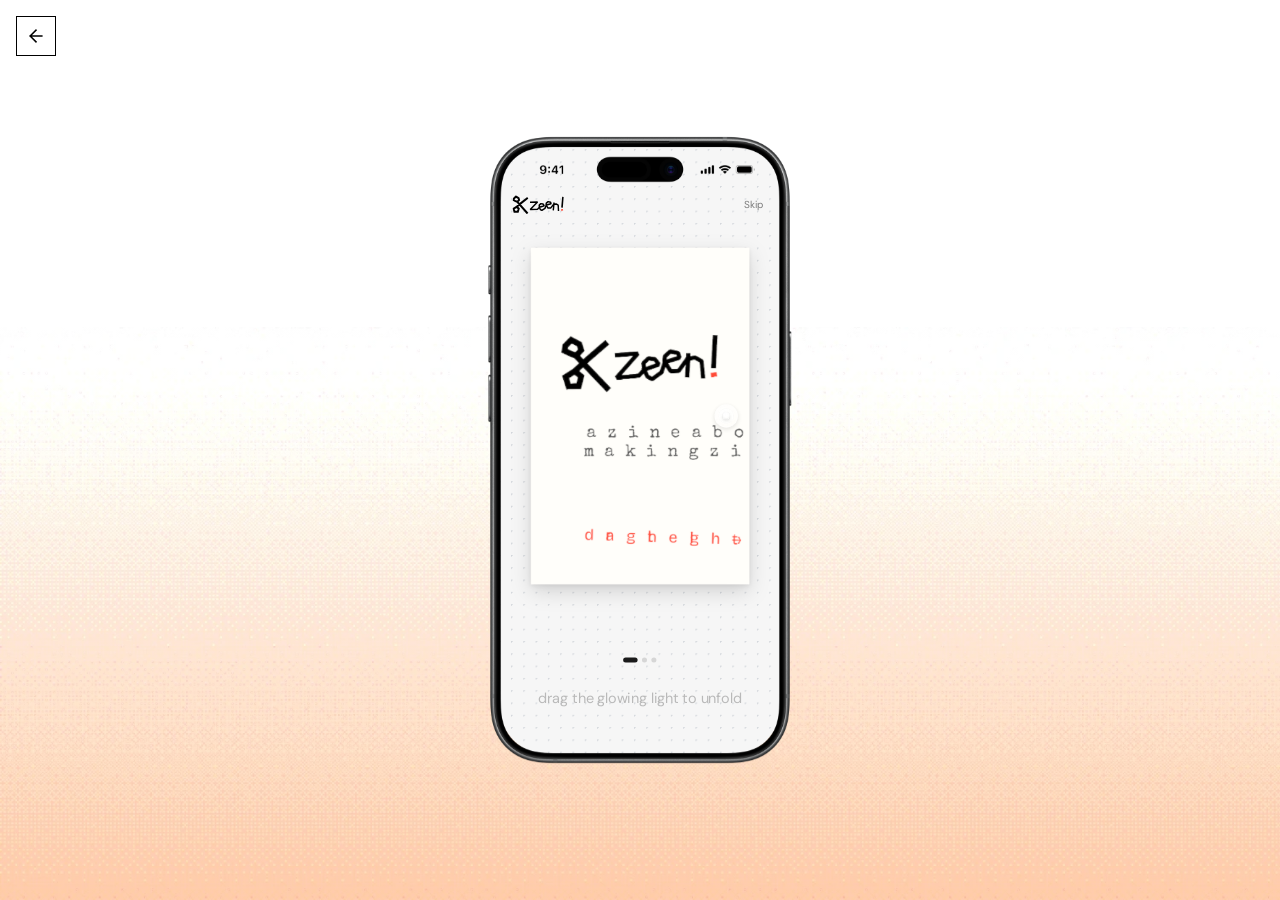
<file: zeen/index.html>
<!doctype html>
<html lang="en">
  <head>
    <meta charset="UTF-8" />
    <link rel="icon" type="image/svg+xml" href="/zeen/favicon.svg" />
    <link rel="apple-touch-icon" href="/zeen/apple-touch-icon.png" />
    <meta name="viewport" content="width=device-width, initial-scale=1, maximum-scale=1, user-scalable=no, viewport-fit=cover" />
    <meta name="apple-mobile-web-app-capable" content="yes" />
    <meta name="apple-mobile-web-app-status-bar-style" content="default" />
    <meta name="theme-color" content="#F6F6F6" />
    <title>Zeen</title>
    <link rel="preconnect" href="https://fonts.googleapis.com" />
    <link rel="preconnect" href="https://fonts.gstatic.com" crossorigin />
    <link href="https://fonts.googleapis.com/css2?family=DM+Sans:opsz,wght@9..40,400;9..40,500;9..40,600;9..40,700&family=Special+Elite&family=Bricolage+Grotesque:opsz,wght@12..96,800&family=Anton&family=DM+Serif+Display:ital@0;1&family=Stardos+Stencil:wght@700&family=Pinyon+Script&family=Rubik+Mono+One&family=Caveat:wght@600&display=swap" rel="stylesheet" />
    <script type="module" crossorigin src="/zeen/assets/index-C9sX1h2o.js"></script>
    <link rel="modulepreload" crossorigin href="/zeen/assets/rolldown-runtime-XKyaHtl9.js">
    <link rel="modulepreload" crossorigin href="/zeen/assets/scale-PXxfiiWV.js">
    <link rel="stylesheet" crossorigin href="/zeen/assets/index-6mmUn-pQ.css">
  
    <link rel="stylesheet" href="/zeen/shell.css" />
  </head>
  <body>
    <div id="root"></div>
  
    <script>
      // Four backdrops for the phone, remembered between visits.
      (() => {
        const options = [
          ['dither', 'Orange dither', 'linear-gradient(#ffffff99, #ffffff99), url(/zeen/assets/brand/bg-dither.webp) bottom center / cover'],
          ['dots', 'Dotted grey', 'radial-gradient(circle, #cfd4da 1.7px, transparent 2.2px) 0 0 / 9px 9px, #fff'],
          ['grey', 'Grey', '#e9e9e9'],
          ['peach', 'Pastel orange', '#ffe6d2'],
        ];
        const bar = document.createElement('div');
        bar.className = 'bg-switch';
        bar.setAttribute('role', 'group');
        bar.setAttribute('aria-label', 'Backdrop');
        const apply = name => {
          document.body.dataset.bg = name;
          try { localStorage.setItem('zeen-bg', name); } catch {}
          for (const button of bar.children) button.setAttribute('aria-pressed', String(button.dataset.bg === name));
        };
        for (const [name, label, swatch] of options) {
          const button = document.createElement('button');
          button.type = 'button';
          button.dataset.bg = name;
          button.title = label;
          button.setAttribute('aria-label', label);
          button.style.background = swatch;
          button.addEventListener('click', () => apply(name));
          bar.append(button);
        }
        document.body.append(bar);
        let saved = null;
        try { saved = localStorage.getItem('zeen-bg'); } catch {}
        apply(options.some(option => option[0] === saved) ? saved : 'dither');
      })();

      // The way back to the case study.
      (() => {
        const back = document.createElement('a');
        back.className = 'zeen-back';
        back.href = '/#work/zeen';
        back.title = 'Back to the Zeen case study';
        back.setAttribute('aria-label', back.title);
        back.innerHTML = '<svg viewBox="0 0 24 24" aria-hidden="true" focusable="false"><path d="M19 12H5m7-7-7 7 7 7" fill="none" stroke="currentColor" stroke-width="1.8" stroke-linecap="square" stroke-linejoin="miter"/></svg>';
        document.body.append(back);
      })();
    </script>
  </body>
</html>
</file>
<file: recruiter/assets/index-CMZTG8sy.css>
@font-face{font-family:Marr;src:url(./MarrSans-Semibold-Trial-hoIJwtOm.otf) format("opentype");font-weight:600;font-display:block}@font-face{font-family:MarrCond;src:url(./MarrSansCondensed-Medium-Trial-iyWb_8AH.otf) format("opentype");font-weight:500;font-display:block}:root{font-family:Marr,Arial,sans-serif;font-weight:600;color:var(--ink);background:var(--paper);font-synthesis:none;--bar:clamp(52px,3.2vw,66px);--line:1px solid var(--ink);--pad:8.4vw;--nav-text:clamp(17px,1.1vw,22px)}*{box-sizing:border-box}body{margin:0}button,a{-webkit-tap-highlight-color:transparent}button,input{font:inherit}button{color:inherit;cursor:pointer}a{color:inherit;text-decoration:none}button{border:0;background:none;border-radius:0}button:disabled{cursor:default}html{-webkit-tap-highlight-color:transparent}:focus{outline:none}h1,h2,p{margin:0}::selection{color:var(--ink);background:var(--accent)}[hidden]{display:none!important}main:focus,h1:focus{outline:none}.skip-link{position:fixed;left:12px;top:-80px;z-index:200;background:var(--accent);padding:12px}.skip-link:focus{top:60px}.topbar{position:fixed;top:0;left:0;right:0;height:calc(var(--bar) + env(safe-area-inset-top));padding-top:env(safe-area-inset-top);border-top:var(--line);border-bottom:1px solid var(--soft-line);display:flex;background:var(--paper);z-index:30;font-family:MarrRegular,MarrWebMedium,Arial,sans-serif;font-weight:400;letter-spacing:.01em}.topbar .nav-link{letter-spacing:.01em}.topbar .nav-link>.link-label,.topbar .nav-link:is(:hover,:focus-visible)>.link-label{display:inline-block;transform:scaleX(.9)}.topbar .nav-link:before{display:none}.topbar .nav-link{color:var(--muted);transition:color .2s}.topbar .nav-link[aria-current]{color:var(--ink)}.topbar .nav-link:focus-visible>.link-label .link-char{transform:translate3d(4px,-.2em,0) rotate(-2.5deg) scaleY(1.04)}@media(hover:hover){.topbar .nav-link:hover>.link-label .link-char{transform:translate3d(4px,-.2em,0) rotate(-2.5deg) scaleY(1.04)}}.topbar nav{display:flex;align-items:stretch}.cell{position:relative;isolation:isolate;display:flex;justify-content:center;align-items:center;height:100%;padding:0;flex-shrink:0;font-size:var(--nav-text);overflow:hidden}.cell:before,.case-back:before,.lightbox-bar button:before{content:"";position:absolute;inset:0;background:var(--ink);z-index:-1;transform:scaleY(0);transform-origin:top;transition:transform .2s cubic-bezier(.22,1,.36,1)}.cell:focus-visible:before,.case-back:focus-visible:before,.lightbox-bar button:focus-visible:before{transform:scaleY(1);transform-origin:bottom}@media(hover:hover){.cell:hover:before,.case-back:hover:before,.lightbox-bar button:hover:before{transform:scaleY(1);transform-origin:bottom}}.cell:focus-visible{color:var(--paper)}@media(hover:hover){.cell:hover{color:var(--paper)}}.cell img{display:block;transition:filter .15s}.cell:focus-visible img{filter:invert(1)}@media(hover:hover){.cell:hover img{filter:invert(1)}}.logo{width:8.5vw;min-width:90px;border-left:0;padding:0 1.15vw}.logo img{width:100%;max-height:78%}.bar-space{flex:1}.nav-link{padding:0 2.1vw;white-space:nowrap}.square{width:var(--bar);min-width:var(--bar);font-family:Marr,Arial,sans-serif;font-size:25px;font-weight:600}.waterloo img{height:50%;width:calc(var(--bar) * .5);object-fit:contain}.page{position:relative;min-height:100svh;padding-top:calc(var(--bar) + env(safe-area-inset-top));overflow:hidden}.home-page{height:100svh;min-height:640px}.hero-copy{position:absolute;left:var(--pad);top:calc(var(--bar) + 10.4vh);z-index:5;transform-origin:20% 50%;cursor:default;perspective:800px}.hero-copy h1{display:flex;align-items:baseline;gap:1vw;white-space:nowrap;line-height:1.02;letter-spacing:-.065em;margin-left:-.008em}.name,.name .letter,.name .text-impact{font-family:MarrWebMedium,Marr,Arial,sans-serif;font-weight:500}.name{letter-spacing:-.055em}@media(max-width:600px){.name{letter-spacing:-.083em}}.name{display:inline-block;font-size:9.495vw}.name .letter{display:inline-block;will-change:transform;transform-origin:center 80%}.name .space{width:.22em}.chinese{font-family:Marr,PingFang SC,sans-serif;font-size:1.485vw;letter-spacing:-.04em}.hero-line{font-size:clamp(22px,2.08vw,43px);line-height:1.23;letter-spacing:-.046em;margin-top:.5vw;position:relative;width:fit-content}.study{margin-top:1.55vw}@media(hover:hover){.hero-copy:hover .hero-line{color:var(--ink)}}#stage{position:fixed;inset:calc(var(--bar) + env(safe-area-inset-top)) 0 0;z-index:4;pointer-events:none;overflow:hidden}.home-page #stage{position:absolute}.piece{position:absolute;left:0;top:0;will-change:transform;pointer-events:auto;touch-action:none;cursor:grab;outline:none;-webkit-user-select:none;user-select:none}.piece.dragging{cursor:grabbing}.piece:focus-visible{filter:drop-shadow(0 0 3px var(--ink))}.piece svg{display:block;width:100%;height:100%;overflow:visible}.piece [data-fs],.piece [data-ss]{transform-box:view-box;transition:fill .25s,stroke .25s}.home-note{position:absolute;left:20px;right:20px;bottom:15px;z-index:6;display:flex;justify-content:space-between;pointer-events:none;font-family:MarrCond;font-size:14px;opacity:0;transition:opacity .25s}.home-note button{pointer-events:auto;background:var(--paper);padding:5px 9px;border:1px solid var(--soft-line);font-family:inherit}.home-page:has(.piece:focus-visible) .home-note,.home-note:focus-within{opacity:1}@media(hover:hover){.home-page:has(.piece:hover) .home-note,.home-note:hover{opacity:1}}.playground-heading{position:absolute;top:calc(var(--bar) + 4vw);left:var(--pad);pointer-events:none;z-index:5}.playground-heading h1{font-size:6.4vw;letter-spacing:-.065em;line-height:.98}.playground-heading p{font-size:clamp(17px,1.3vw,24px);margin-top:20px;letter-spacing:-.035em}.about-page{padding:calc(var(--bar) + 5vw) var(--pad) 5vw}.about-page h1{font-size:6.2vw;letter-spacing:-.06em;line-height:1.02;margin-top:4vw}.about-bottom{display:grid;grid-template-columns:1fr 1fr;gap:10vw;align-items:center;margin-top:5vw}.about-mark{height:22vw}.about-mark img{height:100%;width:100%;object-fit:contain}.about-copy p{font-size:clamp(22px,1.9vw,36px);line-height:1.3;letter-spacing:-.015em;margin-bottom:1em}.text-link{display:inline-block;border-bottom:var(--line);padding-bottom:4px;font-family:MarrCond;font-size:20px}@media(hover:hover){.text-link:hover{color:#5520ff;border-color:currentColor}}dialog{width:min(1200px,92vw);max-height:88svh;border:var(--line);padding:0;color:var(--ink);background:var(--paper)}dialog::backdrop{background:#0000008c;-webkit-backdrop-filter:blur(7px);backdrop-filter:blur(7px)}.text-word,.text-impact,.text-space{display:inline-block}.text-space{width:.24em;-webkit-user-select:none;user-select:none}.text-impact{transform-origin:center 75%}@media(min-width:1900px){.hero-copy{top:calc(var(--bar) + 9vh)}}@media(max-width:900px){:root{--pad:6vw}.hero-copy{top:calc(var(--bar) + 9vh)}.hero-line{font-size:2.8vw}.chinese{font-size:1.8vw}.name{font-size:10.35vw}}@media(max-width:600px){:root{--bar:48px;--pad:6vw;--nav-text:16px}.logo{width:66px;min-width:66px;padding:0 8px}.bar-space{display:none}.topbar nav{flex:1}.nav-link{padding:0 6px;flex:1;font-size:var(--nav-text)}.square{width:34px;min-width:34px;font-size:21px}.waterloo img{width:18px;height:22px}.home-page{min-height:620px}.hero-copy{top:calc(var(--bar) + 7vh);right:5vw}.hero-copy h1{gap:2vw;flex-wrap:wrap;row-gap:8px;white-space:normal}.name{font-size:12.96vw;white-space:nowrap}.chinese{font-size:15.3px;letter-spacing:-.05em}.hero-line{font-size:clamp(20px,5.2vw,31px);line-height:1.23;margin-top:20px;letter-spacing:-.04em}.study{margin-top:22px;max-width:90%}.home-note{justify-content:flex-end}.playground-heading{top:95px}.playground-heading h1{font-size:12vw}.playground-heading p{font-size:17px;max-width:75%}.about-page{padding-top:90px}.about-page h1{font-size:11.2vw;margin-top:40px}.about-bottom{display:flex;flex-direction:column;gap:40px;margin-top:40px}.about-mark{height:52vw}.about-copy p{font-size:24px}.about-copy{padding-bottom:30px}}@media(max-width:365px){:root{--nav-text:15px}.logo{width:53px;min-width:53px}.nav-link{padding:0 6px;font-size:var(--nav-text)}.square{width:32px;min-width:32px}}@media(prefers-reduced-motion:reduce){*,*:before,*:after{animation-duration:.001ms!important;transition-duration:.001ms!important;scroll-behavior:auto!important}.name .letter{will-change:auto}}h1,h2{font-weight:600}.square{font-family:MarrCond,Arial,sans-serif;font-weight:500}@media(max-width:600px){.nav-link{flex:1 0 auto}}@media(max-width:365px){.nav-link{padding-inline:4px}}.hero-copy{pointer-events:none}.hero-copy h1,.hero-line{pointer-events:auto}.home-note{justify-content:flex-end}:root{--accent:oklch(88% .15 210)}.hero-line{font-family:MarrCond,Arial,sans-serif;font-weight:500;letter-spacing:-.015em;font-size:clamp(22.5px,2.115vw,41.4px)}.hero-copy,.hero-copy h1,.hero-line{pointer-events:none}.color-scene{position:fixed;inset:0;width:100%;height:100%;pointer-events:none;z-index:0}.custom-cursor{position:fixed;left:0;top:0;z-index:10000;pointer-events:none;opacity:0;transition:opacity .15s}.custom-cursor.is-visible{opacity:1}.cursor-core{display:block;width:12px;height:12px;background:var(--accent);border-radius:50%;margin:-6px;transition:width .2s,height .2s,margin .2s,background .2s}.custom-cursor.over-link .cursor-core{width:18px;height:18px;margin:-9px;background:var(--accent)}@media(pointer:fine){body.circle-cursor,body.circle-cursor *{cursor:none!important}}@media(pointer:coarse){.custom-cursor{display:none}}.shape-label{position:absolute;left:50%;top:38%;padding:10px 17px;background:var(--ink);color:var(--paper);font:clamp(20px,1.7vw,32px) MarrCond;white-space:nowrap;border:1px solid var(--paper);pointer-events:none;opacity:0;transform:translate(-50%,-25%) rotate(var(--counter-angle,0rad)) scale(.6);transition:opacity .2s,transform .4s cubic-bezier(.22,1,.36,1)}.piece:focus-visible .shape-label{opacity:1;transform:translate(-50%,-50%) rotate(var(--counter-angle,0rad)) scale(1)}@media(hover:hover){.piece:hover .shape-label{opacity:1;transform:translate(-50%,-50%) rotate(var(--counter-angle,0rad)) scale(1)}}.piece.dragging .shape-label,.panning .shape-label{opacity:0}.piece svg{transform-origin:center;will-change:transform}body[data-page=playground]{overflow:hidden}.playground-page{height:100svh;min-height:0}.playground-page #stage{pointer-events:auto;touch-action:none;outline:none}.playground-heading{left:3vw;top:calc(var(--bar) + 28px);pointer-events:none}.playground-heading h1{font-size:clamp(28px,3vw,54px);line-height:1}.playground-heading p{font:17px MarrCond;letter-spacing:0;margin-top:14px;background:var(--paper);width:fit-content}@media(max-width:600px){.hero-line{font-size:clamp(20.7px,5.4vw,28.8px);letter-spacing:-.01em}.playground-heading{top:75px;left:6vw}.playground-heading h1{font-size:30px}.playground-heading p{max-width:none;font-size:15px}.shape-label{font-size:21px;padding:8px 12px}}@media(prefers-reduced-motion:reduce){.cursor-core{transition:none}}.topbar,.hero-copy,.playground-heading,.color-scene,.piece{transition:opacity .25s ease}body.shape-focus .playground-heading,body.shape-focus .color-scene,body.shape-focus .home-note{opacity:.18}body.shape-focus .piece:not(.shape-focused){opacity:.18}.piece.shape-focused{z-index:10}.cell:not(.logo):not(.waterloo):before,.case-back:before,.lightbox-bar button:before{background:var(--accent)}.cell:not(.logo):not(.waterloo):focus-visible{color:#000}@media(hover:hover){.cell:not(.logo):not(.waterloo):hover{color:#000}}.ring-layer{position:absolute;border-radius:50%;pointer-events:none;will-change:transform,opacity}.custom-cursor[popover]{inset:0 auto auto 0;margin:0;padding:0;overflow:visible;background:transparent;color:inherit;border:0;max-width:none;max-height:none}.custom-cursor[popover]{width:0;height:0}.custom-cursor::backdrop{display:none}.ring-piece{overflow:hidden;isolation:isolate}.shape-gradient{position:fixed;inset:calc(var(--bar) + env(safe-area-inset-top)) 0 auto;height:42vh;background:linear-gradient(to bottom,var(--shape-color),transparent);opacity:0;pointer-events:none;z-index:3;transition:opacity .5s cubic-bezier(.45,0,.55,1)}body.shape-focus .shape-gradient{opacity:.55;transition-duration:.6s}.shape-gradient.is-textured{background-size:100% 100%;background-repeat:no-repeat;image-rendering:pixelated}body.shape-focus .shape-gradient.is-textured{opacity:1}.topbar,.hero-copy,.playground-heading,.color-scene,.piece{transition:opacity .14s ease}.shape-label{transition:opacity .12s,transform .18s cubic-bezier(.22,1,.36,1)}.resume-section{margin-top:30px;border-top:var(--line);padding-top:15px}.resume-section h2{font:13px MarrCond;letter-spacing:.08em;margin-bottom:12px}.resume-link{display:flex;align-items:baseline;gap:24px;justify-content:space-between;font:20px MarrCond;transition:color .12s}.resume-link span{font:inherit}.resume-link:focus-visible{color:#b3218c}@media(hover:hover){.resume-link:hover{color:#b3218c}}.about-resume{margin-left:50%;margin-top:50px;max-width:420px}@media(max-width:600px){.about-resume{margin-left:0;margin-top:10px}}.sr-only{position:absolute!important;width:1px!important;height:1px!important;padding:0!important;margin:-1px!important;overflow:hidden!important;clip-path:inset(50%)!important;white-space:nowrap!important;border:0!important}p,.about-copy p{font-family:MarrCond,Arial,sans-serif;font-weight:500}main{position:relative;z-index:1}.shape-gradient{z-index:2;mix-blend-mode:multiply}.hero-copy{opacity:1!important}.playground-heading p{background:none;margin-top:0}.playground-heading{top:calc(var(--bar) + 28px)}.playground-grid{position:fixed;inset:-64px;background-image:radial-gradient(circle,var(--grid-dot) 1px,transparent 1.4px);background-size:48px 48px;pointer-events:none;z-index:0;will-change:transform}.resume-link{display:block;width:fit-content;margin-top:22px;font:20px MarrCond}.about-copy p+.resume-link{margin-top:0}.about-bottom{margin-top:7vw}.link-label{position:relative;display:inline-block;width:fit-content;transition:transform .18s cubic-bezier(.22,1,.36,1)}.link-label:after{content:"";position:absolute;left:0;right:0;bottom:-3px;height:1px;background:currentColor;transform:scaleX(0);transform-origin:right;transition:transform .2s cubic-bezier(.22,1,.36,1)}a:focus-visible>.link-label{transform:translate(5px)}@media(hover:hover){a:hover>.link-label{transform:translate(5px)}}a:focus-visible>.link-label:after{transform:scaleX(1);transform-origin:left}@media(hover:hover){a:hover>.link-label:after{transform:scaleX(1);transform-origin:left}}.text-link{border-bottom:0}@media(max-width:600px){.about-bottom{margin-top:40px}}.text-link,.resume-link{font-weight:500}.playground-image img{display:block;width:100%;height:100%;object-fit:contain;pointer-events:none;transition:transform .18s cubic-bezier(.2,.8,.2,1)}.playground-image img{filter:drop-shadow(0 4px 10px rgba(0,0,0,.1))}.playground-image:focus-visible img{transform:scale(1.035)}@media(hover:hover){.playground-image:hover img{transform:scale(1.035)}}.playground-image:focus-visible{filter:none}.playground-lightbox{width:min(1400px,94vw);max-height:94svh;overflow:hidden;background:var(--paper)}.playground-lightbox::backdrop{background:#000000bf;-webkit-backdrop-filter:none;backdrop-filter:none}.lightbox-bar{display:flex;align-items:center;justify-content:space-between;border-bottom:1px solid var(--soft-line);padding-left:18px;font:18px MarrCond}.lightbox-bar>div{display:flex}.lightbox-bar [data-action=close]{font:400 var(--nav-text) MarrRegular,MarrWebMedium,Arial,sans-serif;letter-spacing:.01em}.lightbox-close-label{display:inline-block;transform:scaleX(.9)}.lightbox-bar button{position:relative;isolation:isolate;overflow:hidden;border-left:1px solid var(--soft-line);padding:14px 18px;font:18px MarrCond}.lightbox-figure{margin:0;padding:20px}.lightbox-art{height:min(72svh,1000px);background-position:center;background-size:contain;background-repeat:no-repeat}.lightbox-art img{width:100%;height:100%;object-fit:contain;display:block}.lightbox-figure figcaption{font:18px MarrCond;margin-top:14px;text-align:center}.cursor-core{position:relative;overflow:hidden;isolation:isolate}@media(max-width:600px){.lightbox-figure{padding:12px}.lightbox-art{height:65svh}.lightbox-bar button{padding:12px 15px}.lightbox-figure figcaption{font-size:16px}}.about-contact{margin-top:34px;padding-top:22px;border-top:var(--line)}.about-contact h2{margin:0 0 14px;font:400 17px/1.25 MarrCondRegular,Arial,sans-serif;letter-spacing:.01em;color:var(--muted)}.contact-email{max-width:100%;overflow-wrap:anywhere}.contact-socials{display:flex;flex-wrap:wrap;gap:12px 25px;list-style:none;padding:0;margin:16px 0 0}.contact-socials .text-link{font-size:20px}.about-contact{display:flex;flex-wrap:wrap;align-items:baseline;justify-content:space-between;column-gap:24px;row-gap:12px}.about-contact h2{flex-basis:100%}.about-contact .contact-socials{display:contents}.about-contact :is(.contact-email,.contact-socials .text-link){white-space:nowrap}.about-page :is(.about-copy .resume-link,.about-contact .contact-email,.about-contact .contact-socials .text-link){font-size:18px}@font-face{font-family:MarrCondRegular;src:url(./MarrSansCondensed-Regular-Trial-DfYQ1tuB.otf) format("opentype");font-weight:400;font-display:swap}.work-experience{margin-top:clamp(60px,7vw,120px);padding-top:26px;border-top:var(--line)}.work-experience h2{margin:0 0 30px;font:14px MarrCond,Arial,sans-serif;text-transform:uppercase;letter-spacing:.08em}.experience-table{width:100%;border-collapse:collapse;font:500 clamp(20px,1.9vw,29px)/1.25 MarrCond,Arial,sans-serif;text-align:left}.experience-table td,.experience-table th{padding:0 20px 19px 0;vertical-align:top;font-weight:500}.experience-table td:first-child{width:21%;color:var(--muted);white-space:nowrap}.experience-table th{width:36%}.experience-table td:last-child{padding-right:0;color:var(--muted)}@media(max-width:600px){.work-experience{margin-top:30px}.experience-table tbody{display:block}.experience-table tr{display:grid;grid-template-columns:105px 1fr;column-gap:15px;margin-bottom:21px}.experience-table td,.experience-table th{display:block;width:auto!important;padding:0;font-size:19px}.experience-table td:first-child{grid-row:1 / 3;font-size:16px;padding-top:2px}.experience-table td:last-child{grid-column:2;margin-top:4px;font-size:17px}}.about-portraits{min-width:0;width:100%;align-self:center;isolation:isolate}.about-cube{--cube-size:clamp(200px,22vw,330px);--cube-depth:calc(var(--cube-size) / 2)}.cube-stage{position:relative;height:clamp(320px,28vw,410px);perspective:1100px;perspective-origin:50% 45%;touch-action:none;cursor:grab;outline:none;-webkit-user-select:none;user-select:none}.cube-stage.is-dragging{cursor:grabbing}.cube-tilt{position:absolute;left:calc(50% - var(--cube-depth));top:calc(50% - var(--cube-depth) - 15px);width:var(--cube-size);height:var(--cube-size);transform-style:preserve-3d}.photo-cube{position:absolute;inset:0;transform-style:preserve-3d;will-change:transform}.cube-face{position:absolute;inset:0;margin:0;background:var(--surface);backface-visibility:hidden;overflow:hidden;border:1px solid rgb(0 0 0 / .16);pointer-events:none}.cube-face img{display:block;width:100%;height:100%;object-fit:cover;object-position:50% 45%;pointer-events:none}.cube-face:after{content:"";position:absolute;inset:0;background:linear-gradient(125deg,rgb(255 255 255 / .12),transparent 50%,rgb(0 0 0 / .1));pointer-events:none}.cube-face-0{transform:translateZ(var(--cube-depth))}.cube-face-0 img{object-position:42% 50%}.cube-face-1{transform:rotateY(90deg) translateZ(var(--cube-depth))}.cube-face-1 img{object-position:50% 55%}.cube-face-2{transform:rotateY(180deg) translateZ(var(--cube-depth))}.cube-face-3{transform:rotateY(-90deg) translateZ(var(--cube-depth))}.cube-face-4{transform:rotateX(90deg) translateZ(var(--cube-depth))}.cube-face-5{transform:rotateX(-90deg) translateZ(var(--cube-depth))}.cube-shadow{position:absolute;width:70%;height:38px;left:15%;bottom:13%;border-radius:50%;background:radial-gradient(ellipse,rgb(0 0 0 / .18),transparent 68%);pointer-events:none}@media(max-width:900px){.about-cube{--cube-size:clamp(180px,25vw,235px)}.cube-stage{height:350px}}@media(max-width:600px){.about-bottom{gap:35px}.about-portraits{max-width:390px}.about-cube{--cube-size:min(54vw,225px)}.cube-stage{height:320px;perspective:850px}}@media(prefers-reduced-motion:reduce){.photo-cube{will-change:auto}}.about-page .section-heading{margin:0;font:500 clamp(23px,1.8vw,34px)/1.15 MarrCond,Arial,sans-serif;letter-spacing:-.015em}.experience-link{display:inline-block}.experience-link:focus-visible{color:var(--experience-color)}@media(hover:hover){.experience-link:hover{color:var(--experience-color)}}.arrow-icon{display:inline-block;width:.8em;height:.8em;vertical-align:-.12em;flex-shrink:0;pointer-events:none}.topbar .square .arrow-icon{width:14px;height:14px}.topbar .waterloo{--crest-pad:clamp(8px,.8vw,16px);width:calc(var(--bar) + 2 * var(--crest-pad));min-width:calc(var(--bar) + 2 * var(--crest-pad))}@media(max-width:600px){.topbar .waterloo{--crest-pad:4px;width:calc(34px + 2 * var(--crest-pad));min-width:calc(34px + 2 * var(--crest-pad))}}.ring-arrows{display:flex;flex-shrink:0;width:0;height:100%;overflow:hidden}.ring-arrows .arrow-icon{transform-origin:50% 50%}.shape-label .arrow-icon{display:inline-block;width:.8em;height:.8em;transform:none;will-change:auto}.link-word,.link-char{display:inline-block}.link-char{transform-origin:50% 100%;transition:transform .38s cubic-bezier(.22,1,.36,1);transition-delay:0ms}a:focus-visible>.link-label{transform:none}@media(hover:hover){a:hover>.link-label{transform:none}}a:focus-visible>.link-label .link-char{transform:translate3d(6px,-.3em,0) rotate(-4deg) scaleY(1.06);transition-duration:.6s;transition-timing-function:cubic-bezier(.2,1.6,.35,1);transition-delay:var(--glide-delay)}@media(hover:hover){a:hover>.link-label .link-char{transform:translate3d(6px,-.3em,0) rotate(-4deg) scaleY(1.06);transition-duration:.6s;transition-timing-function:cubic-bezier(.2,1.6,.35,1);transition-delay:var(--glide-delay)}}@media(prefers-reduced-motion:reduce){.link-char{transition:none!important;transform:none!important}}.about-contact .text-link{color:var(--ink)}.about-contact .text-link:focus-visible{color:var(--contact-color)}@media(hover:hover){.about-contact .text-link:hover{color:var(--contact-color)}}:root{color-scheme:light;--paper:#fff;--ink:#000;--muted:#707070;--surface:#f7f7f5;--soft-line:#e5e5e5;--grid-dot:#ccc}html,body{background:var(--paper);color:var(--ink)}::selection,.skip-link,.cell:not(.logo):not(.waterloo):focus-visible,.case-back:focus-visible,.lightbox-bar button:focus-visible{color:#000}@media(hover:hover){.cell:not(.logo):not(.waterloo):hover,.case-back:hover,.lightbox-bar button:hover{color:#000}}.name{overflow:visible;vertical-align:bottom;padding-bottom:.08em;margin-bottom:-.08em}body[data-home-reveal] .name{overflow-y:clip}.typed-char{display:inline-block;transform-origin:50% 85%}.hero-university{pointer-events:auto;position:relative;display:inline-block;color:inherit;text-decoration:underline;text-decoration-thickness:1px;text-underline-offset:.14em}.hero-university:focus-visible{color:var(--accent)}@media(hover:hover){.hero-university:hover{color:var(--accent)}}.sr-only{user-select:none;-webkit-user-select:none}.text-word{transform-origin:50% 80%}body :is(.work-page,.project-page){--wk-gutter:16px;--wk-gap:16px;--wk-side:28px;--wk-text:#1a1a1a;--wk-quiet:#9a9a9a;--wk-mat:var(--surface)}.work-page{overflow:clip;padding:calc(var(--bar) + env(safe-area-inset-top) + var(--wk-gutter)) var(--wk-side) 0}html:has(body:is([data-page=work],[data-page=home])){scroll-padding-top:calc(var(--bar) + env(safe-area-inset-top) + 16px)}.work-label{margin:0 0 14px;font:400 17px/1.25 MarrCondRegular,Arial,sans-serif;letter-spacing:.01em;color:var(--wk-quiet)}.work-label:focus{outline:none}.feature-grid,.visual-grid{display:grid;grid-template-columns:repeat(var(--columns,2),minmax(0,1fr));gap:var(--wk-gap);align-items:start}.work-column{display:grid;align-content:start}.feature-grid .work-column{gap:56px}@media(min-width:601px){.feature-grid{column-gap:calc(var(--wk-gap) + 12px)}}.work-card,.visual-item{display:block;width:100%;padding:0;text-align:left;color:var(--wk-text)}.work-card:focus-visible,.visual-item:focus-visible{outline:none}.work-media{position:relative;display:block;overflow:hidden;aspect-ratio:var(--ratio);background:var(--wk-mat);transition:transform .7s cubic-bezier(.2,.75,.15,1),box-shadow .3s cubic-bezier(.22,1,.36,1)}.work-media>:is(img,video){position:absolute;inset:0;width:100%;height:100%;object-fit:cover}.work-card[data-project=prism] .work-media>video{scale:1.02;transform-origin:left center}.work-mat{position:absolute;inset:10% 8%;display:flex;justify-content:center;gap:4%}.work-mat img{flex:1 1 0;min-width:0;height:100%;object-fit:contain;filter:drop-shadow(0 1px 1px rgb(0 0 0 / .08)) drop-shadow(0 10px 20px rgb(0 0 0 / .1))}.work-mat img:first-child:not(:only-child){object-position:right center}.work-mat img:last-child:not(:only-child){object-position:left center}:is(.work-card,.visual-item):focus-visible .work-media{transform:scale(1.025);box-shadow:0 10px 24px -8px #0000002e}.work-caption{display:flex;flex-wrap:wrap;align-items:flex-start;justify-content:space-between;gap:4px 24px;padding-top:16px}.work-title{font:400 17px/1.25 MarrRegular,MarrWebMedium,Arial,sans-serif;letter-spacing:-.007em;color:var(--wk-text);text-wrap:pretty}.work-type{color:var(--wk-quiet)}#visual-heading{font:400 17px/1.25 MarrRegular,MarrWebMedium,Arial,sans-serif;letter-spacing:-.007em;color:var(--wk-quiet)}.visual-item .work-media{background:none}.playground-glimpse{background:var(--paper) radial-gradient(circle,var(--grid-dot) 1px,transparent 1.4px) 0 0/22px 22px}.playground-glimpse-pieces{position:absolute;inset:0;opacity:.85}.playground-glimpse-pieces>img{position:absolute;height:auto;object-fit:contain;box-shadow:0 6px 16px -8px #00000040}@media(hover:hover){:is(.work-card,.visual-item):hover .work-media{transform:scale(1.025)}}@media(hover:hover){:is(.work-card,.visual-item):is(:hover,:focus-visible) .work-media{box-shadow:0 10px 24px -8px #0000002e}}.work-info{position:relative;display:flex;flex-wrap:wrap;align-items:baseline;justify-content:space-between;gap:14px 56px;margin-top:112px;padding:15px 0}@media(min-width:601px){.work-info{display:grid;grid-template-columns:minmax(max-content,1fr) auto minmax(max-content,1fr)}.work-info .info-name{justify-self:start}.work-info .info-sections{justify-self:center}.work-info .info-links{justify-self:end}}.work-info:before{content:"";position:absolute;top:0;left:-100vw;right:-100vw;height:1px;background:var(--soft-line)}.info-name{margin:0;font:400 16px/1.3 MarrRegular,MarrWebMedium,Arial,sans-serif;letter-spacing:.01em;color:var(--ink);transform:scaleX(.9);transform-origin:left center;white-space:nowrap}.info-phone-name{display:none}.info-clock{display:inline-block;min-width:4.8em;margin-left:.35em;color:var(--muted);font-variant-numeric:tabular-nums}.info-sections ul,.info-links{display:flex;flex-wrap:wrap;gap:6px 32px;margin:0;padding:0;list-style:none}.work-info .text-link{font-size:16px;color:var(--muted);transition:color .2s}.info-sections .text-link:focus-visible{color:var(--ink)}@media(hover:hover){.info-sections .text-link:hover{color:var(--ink)}}.info-links .text-link:focus-visible{color:var(--contact-color)}@media(hover:hover){.info-links .text-link:hover{color:var(--contact-color)}}.copy-note{position:absolute;width:1px;height:1px;overflow:hidden;clip-path:inset(50%);white-space:nowrap}.link-label .arrow-icon{position:absolute;left:100%;top:50%;margin:-.4em 0 0 .3em;opacity:0;clip-path:inset(100% 100% 0 0);translate:0 5px;transition:opacity .2s,clip-path .25s cubic-bezier(.22,1,.36,1),translate .25s cubic-bezier(.22,1,.36,1)}a.is-copied>.link-label .arrow-icon{opacity:1;clip-path:inset(0);translate:6px 0}a:focus-visible>.link-label .arrow-icon{opacity:1;clip-path:inset(0);translate:6px -.3em;transition:opacity .2s,clip-path .25s cubic-bezier(.22,1,.36,1),translate .6s cubic-bezier(.2,1.6,.35,1) var(--glide-end,0ms)}@media(hover:hover){a:hover>.link-label .arrow-icon{opacity:1;clip-path:inset(0);translate:6px -.3em;transition:opacity .2s,clip-path .25s cubic-bezier(.22,1,.36,1),translate .6s cubic-bezier(.2,1.6,.35,1) var(--glide-end,0ms)}}.work-info .arrow-icon{width:.75em;height:.75em;margin-top:-.375em}:is(.case-back,#reset-home) .arrow-icon{opacity:0;transition:opacity .2s,clip-path .25s cubic-bezier(.22,1,.36,1),translate .25s cubic-bezier(.22,1,.36,1)}.case-back .arrow-icon{clip-path:inset(0 0 0 100%);translate:5px 0}#reset-home .arrow-icon{clip-path:inset(0 100% 0 0);translate:-5px 0}:is(.case-back,#reset-home):focus-visible .arrow-icon{opacity:1;clip-path:inset(0);translate:0 0}@media(hover:hover){:is(.case-back,#reset-home):hover .arrow-icon{opacity:1;clip-path:inset(0);translate:0 0}}@media(hover:none){#reset-home .arrow-icon{display:none}}@media(hover:none)and (min-width:601px){.case-back .arrow-icon{display:none}}@media(max-width:600px){:is(.work-page,.project-page){--wk-gutter:12px;--wk-gap:12px;--wk-side:16px}.work-label{font-size:16px}.feature-grid .work-column{gap:40px}.work-caption{padding-top:12px}.work-title,#visual-heading{font-size:15px}.work-info{flex-wrap:nowrap;column-gap:16px;margin-top:72px;padding:13px 0 14px}.info-name,.info-sections,.info-links .info-wide{display:none}.info-phone-name{display:block;margin:0 -.8em 0 0;font:400 15px/1.3 MarrRegular,MarrWebMedium,Arial,sans-serif;letter-spacing:.01em;color:var(--ink);transform:scaleX(.9);transform-origin:left center;white-space:nowrap}.info-links{flex-wrap:nowrap;gap:24px}.info-links li{flex-shrink:0;white-space:nowrap}.work-info .text-link,.info-name{font-size:15px}}@media(max-width:365px){.work-info{column-gap:12px}.work-info .text-link,.info-phone-name{font-size:14px}.info-links{gap:14px}}@font-face{font-family:MarrRegular;src:url(./MarrSans-Regular-Trial-CtjEnEh0.otf) format("opentype");font-weight:400;font-display:swap}@font-face{font-family:MarrWebMedium;src:url(./MarrSansWeb-Medium-NSGIZdaX.woff2) format("woff2");font-weight:500;font-display:swap}.project-page{--case-side:clamp(200px,17vw,280px);--case-col:min(1240px,calc(85vw - var(--case-side) - 12px));--case-offset:max(12px,calc((100vw - var(--case-col)) / 2 - var(--case-side)));--case-text:#767676;--case-type:400 16px/24px MarrRegular,MarrWebMedium,Arial,sans-serif;overflow:clip}html:has(body[data-page=project]){scroll-padding-top:calc(var(--bar) + env(safe-area-inset-top) + 40px)}.case{display:grid;grid-template-columns:var(--case-side) minmax(0,1fr)}.case-rail{position:sticky;align-self:start;top:calc(var(--bar) + env(safe-area-inset-top));z-index:6;max-height:calc(100svh - var(--bar) - env(safe-area-inset-top));display:flex;flex-direction:column;gap:28px;padding:26px 24px;overflow:auto}.case-back{position:relative;isolation:isolate;overflow:hidden;align-self:start;display:inline-flex;align-items:center;gap:6px;padding:4px 8px;margin-left:-8px;font:400 18px/1 MarrCondRegular,Arial,sans-serif;letter-spacing:.01em;color:var(--muted)}.case-back .arrow-icon{width:16px;height:16px}.case-back:focus-visible{color:var(--ink)}@media(hover:hover){.case-back:hover{color:var(--ink)}}.case-back:before{background:var(--case-accent)}.case-index{display:grid;gap:8px;margin:0;padding:0;list-style:none}.case-index a{position:relative;display:inline-block;white-space:nowrap;font:400 18px/1.3 MarrCondRegular,Arial,sans-serif;letter-spacing:.01em;color:var(--muted);transition:color .2s}.case-index a:focus-visible{color:var(--ink)}@media(hover:hover){.case-index a:hover{color:var(--ink)}}.case-index a[aria-current]{color:var(--ink)}.case-index{position:relative}.case-index:before{content:"";position:absolute;left:-12px;top:var(--marker-y,0);width:5px;height:5px;background:var(--case-accent);opacity:0}.case-index[data-marked]:before{opacity:1}.case-body{min-width:0;width:var(--case-col);margin:0 0 0 var(--case-offset)}.case-hero{position:relative;width:var(--case-col);margin:0;background:#fdfdfd}.case-hero :is(img,video){display:block;width:100%;height:auto;aspect-ratio:16/9;object-fit:contain;background:#fdfdfd}.case-head{padding-top:44px}#project-title{margin:0;font:500 clamp(30px,2.51vw,38px)/1.15 MarrWebMedium,Arial,sans-serif;letter-spacing:-.02em}.case-meta{display:grid;grid-template-columns:repeat(auto-fit,minmax(150px,1fr));gap:22px 24px;margin:40px 0 0}.case-meta div{min-width:0}:is(.case-meta dt,.case-meta dd,.case-term,.case-label,.case-text){font:var(--case-type);letter-spacing:-.007em}:is(.case-meta dt,.case-term){color:var(--ink)}.case-meta dd{margin:4px 0 0;color:var(--case-text)}.case-meta dd+dd{margin-top:0}.case-section{margin-top:52px;padding-top:28px;border-top:1px solid var(--soft-line)}.case-label{color:var(--case-accent)}.case-label--inner{margin-top:52px}.case-heading{margin:24px 0 0;font:500 clamp(24px,1.98vw,30px)/34px MarrWebMedium,Arial,sans-serif;letter-spacing:-.016em;color:var(--ink)}.case-heading--major{margin-top:72px}.case-text{margin:24px 0 0;color:var(--case-text)}.case-text+.case-text{margin-top:18px}.case-term{margin:0}.case-term+.case-text{margin-top:6px}.case-subhead{margin:64px 0 0;font:500 26px/1.15 MarrCond,Arial,sans-serif;letter-spacing:0;color:var(--ink)}.case-figure{margin:28px 0 0;min-width:0}.case-figure a{display:block;overflow:hidden}.case-figure img{display:block;width:100%;height:auto}.case-figure .case-text{margin-top:20px}.case-anim{position:relative;overflow:hidden;background:#f7f5f2}.case-anim>img{position:absolute;display:block;max-width:none;aspect-ratio:auto;object-fit:fill}.case-anim:not(.case-anim--ready):not(.case-anim--settled)>img{visibility:hidden}.case-anim>.case-anim-final{inset:0;z-index:1;width:100%;height:100%;visibility:hidden}.case-figures{display:grid;grid-template-columns:repeat(2,minmax(0,1fr));gap:33px;margin:28px 0 0}.case-figures .case-figure{grid-column:1/-1;margin:0}.case-figures .case-figure--tall{grid-column:auto}.case-figures .case-figure--tall:not(.case-figure--tall+.case-figure--tall):not(:has(+.case-figure--tall)){grid-column:1/-1;max-width:559px}.case-columns{display:grid;grid-template-columns:repeat(var(--count),minmax(0,1fr));gap:32px 72px;margin-top:40px}.case-columns[data-count="2"]{column-gap:34px}.case-cards{display:grid;grid-template-columns:repeat(2,minmax(0,1fr));gap:48px 66px;margin:18px 0 0}.case-card{margin:0;min-width:0}.case-card img{display:block;width:100%;height:auto;aspect-ratio:1;object-fit:cover}.case-card .case-term{margin-top:6px}.case-card .case-text{margin:0}.case-clip{position:relative;margin:0}.case-clip video{display:block;width:100%;height:auto;object-fit:cover;background:var(--surface)}.case-clip--square video{aspect-ratio:929/900}.case-clip--square{max-width:75svh}.case-clip--full{max-width:none;width:100%}.case-clip--narrow video{aspect-ratio:559/714}.case-clip--wide video{aspect-ratio:945.02/606.14}.case-clip--tall video{aspect-ratio:284/416}.case-feature{margin-top:28px}.case-feature .case-subhead{margin-top:24px}.case-feature .case-text{margin-top:8px}.case-subhead+.case-feature{margin-top:32px}.case-side{display:grid;grid-template-columns:minmax(0,559fr) minmax(0,323fr);gap:40px;align-items:end;margin-top:58px}.case-text+.case-side,.case-subhead+.case-side{margin-top:32px}.case-grid{display:grid;grid-template-columns:repeat(var(--count),minmax(0,1fr));gap:48px 33px;margin-top:32px}.case-grid .case-text{margin-top:20px}.case-prototype{position:relative;display:block;margin-top:18px;overflow:hidden;background:var(--paper)}.case-prototype:before{content:"";position:absolute;inset:0;z-index:1;background:url(./zeen-prototype-gradient-fEd7gm1f.webp) center/cover;opacity:0;transition:opacity .3s}.case-prototype video{transition:opacity .3s}.case-prototype-cta{position:absolute;left:50%;top:50%;z-index:2;translate:-50% -50%;font:500 clamp(26px,3.2vw,48px)/1.1 MarrWebMedium,Arial,sans-serif;letter-spacing:-.016em;white-space:nowrap;color:#fff;opacity:0;transition:opacity .3s}.case-prototype:focus-visible:before,.case-prototype:focus-visible .case-prototype-cta{opacity:1}@media(hover:hover){.case-prototype:hover:before,.case-prototype:hover .case-prototype-cta{opacity:1}}.case-prototype:focus-visible video{opacity:.3}@media(hover:hover){.case-prototype:hover video{opacity:.3}}@media(hover:none){.case-prototype-cta{top:auto;bottom:12px;translate:-50% 0;padding:2px 12px;font-size:20px;line-height:28px;background:var(--case-accent);opacity:1}}.case-controls{position:absolute;top:12px;left:12px;z-index:2;display:flex;gap:6px;opacity:0;transition:opacity .15s}:is(.case-hero,.case-clip):focus-within .case-controls{opacity:1}@media(hover:hover){:is(.case-hero,.case-clip):hover .case-controls{opacity:1}}.case-control{display:grid;place-items:center;width:32px;height:32px;padding:0;border:1px solid var(--soft-line);background:var(--paper);color:var(--ink);transition:background .15s}.case-control:focus-visible{background:var(--case-accent)}@media(hover:hover){.case-control:hover{background:var(--case-accent)}}.case-control .arrow-icon{display:block;width:16px;height:16px}@media(hover:none){.case-controls{top:6px;left:6px;gap:4px;opacity:1}.case-control{width:26px;height:26px}.case-control .arrow-icon{width:14px;height:14px}}.case-stats{display:grid;grid-template-columns:repeat(auto-fit,minmax(200px,1fr));gap:28px 24px;margin:40px 0 0}.case-stat-value{font:500 clamp(24px,1.98vw,30px)/34px MarrWebMedium,Arial,sans-serif;letter-spacing:-.016em}.case-stat-text{margin:6px 0 0;font:var(--case-type);letter-spacing:-.007em;color:var(--case-text)}.case-note{margin:28px 0 0;font:400 14px/20px MarrRegular,MarrWebMedium,Arial,sans-serif;letter-spacing:-.007em;color:var(--case-text)}.project-page .work-info{margin-inline:var(--wk-gutter)}@media(min-width:861px){.project-page .work-info{margin-inline:0;padding-inline:24px var(--wk-gutter)}}body[data-page=project] .custom-cursor .cursor-core{background:var(--case-accent)}@media(max-width:1100px){.project-page{--case-side:180px}}@media(max-width:860px){.project-page{--case-col: calc(100vw - 32px) ;--case-offset:16px}.case{display:block}.case-rail{position:static;width:auto;max-height:none;padding:10px 16px}.case-index{display:none}.case-back{font:500 21px/1 MarrCond,Arial,sans-serif;letter-spacing:0;color:var(--ink)}.case-back .arrow-icon{width:16px;height:16px}.case-body{margin:0 auto}.case-hero{width:100vw;margin-left:-16px}.case-head{padding-top:28px}.case-meta{grid-template-columns:repeat(2,minmax(0,1fr))}.case-section{margin-top:16px;padding-top:10px}.case-heading--major{margin-top:52px}.case-subhead{margin-top:48px;font-size:22px}.case-columns{grid-template-columns:minmax(0,1fr);gap:24px}.case-columns[data-count="2"]{grid-template-columns:minmax(0,1fr)}.case-cards{grid-template-columns:minmax(0,1fr);gap:28px}.case-side{grid-template-columns:minmax(0,1fr);gap:16px}.case-grid{gap:28px 12px;grid-template-columns:repeat(2,minmax(0,1fr))}.case-grid .case-text{margin-top:10px;font-size:15px;line-height:22px}.case-figures{gap:12px}}@media(max-width:600px){.case-back{font-size:19px}}.playground-page .playground-heading{top:auto;bottom:calc(24px + env(safe-area-inset-bottom));left:0;right:0;text-align:center}.playground-page .playground-heading p{max-width:none;margin:0 auto;color:var(--ink);opacity:0;transition:opacity .4s ease}.playground-page .playground-heading p.is-shown{opacity:.15}@media(prefers-reduced-motion:reduce){.playground-page .playground-heading p{transition:none}}.hero-copy .hero-line{font-family:MarrRegular,MarrWebMedium,Arial,sans-serif;font-weight:400;font-size:calc(var(--nav-text) * 1.5);letter-spacing:.01em;transform:scaleX(.91);transform-origin:left center}.hero-copy .hero-line.study{margin-top:.4em}.work-info .text-link{font-family:MarrRegular,MarrWebMedium,Arial,sans-serif;font-weight:400;letter-spacing:.01em;transform:scaleX(.9);transform-origin:left center}.about-page :is(.about-copy p,.text-link,.resume-link,.experience-table,.experience-table :is(td,th)){font-family:MarrRegular,MarrWebMedium,Arial,sans-serif;font-weight:400;letter-spacing:.01em}.about-page :is(.about-copy p,.text-link,.resume-link,.experience-table){transform:scaleX(.9);transform-origin:left center}.about-page :is(.about-copy p,.experience-table){width:calc(100% / .9)}@media(max-width:600px){.about-page .experience-table tr{grid-template-columns:120px 1fr}}.about-page .about-bottom{margin-top:0}.about-page .about-copy p{font-size:clamp(18px,1.5vw,28px)}@media(max-width:600px){.about-page .about-copy p{font-size:19px}}.about-page{padding-top:calc(var(--bar) + 3.9vw)}@media(max-width:600px){.about-page{padding-top:80px}}.about-page .about-contact{border-top:0;padding-top:0;margin-top:40px}.work-page .visual-more{font:400 var(--nav-text) MarrRegular,MarrWebMedium,Arial,sans-serif;letter-spacing:.01em;transform:scaleX(.9);transform-origin:left center}.case-notice{margin:32px 0 0;font:var(--case-type);letter-spacing:-.007em;color:var(--wk-quiet)}.case-notice a{color:var(--ink);text-decoration:underline;text-decoration-color:var(--case-accent);text-underline-offset:3px}.case-notice a:focus-visible{color:var(--case-accent)}@media(hover:hover){.case-notice a:hover{color:var(--case-accent)}}@media(hover:hover){:is(.case-figure a,.case-card img,.case-clip,.case-prototype){transition:translate .3s cubic-bezier(.22,1,.36,1),box-shadow .3s cubic-bezier(.22,1,.36,1)}:is(.case-figure a,.case-card img,.case-clip,.case-prototype):is(:hover,:focus-visible,:focus-within){translate:0 -4px;box-shadow:0 10px 24px -8px #0000002e}}@media(prefers-reduced-motion:reduce){:is(.case-figure a,.case-card img,.case-clip,.case-prototype):is(:focus-visible,:focus-within){translate:none}@media(hover:hover){:is(.case-figure a,.case-card img,.case-clip,.case-prototype):hover{translate:none}}}.phone-head,.phone-bio{display:none}.menu-toggle{position:relative;flex:none;width:44px;height:44px;padding:0;color:var(--ink)}.menu-lines{position:absolute;left:50%;top:50%;width:22px;height:9px;translate:-50% -50%}.menu-lines span{position:absolute;left:0;right:0;height:1.5px;background:currentColor;transition:transform .16s cubic-bezier(.3,.9,.3,1)}.menu-lines span:first-child{top:0}.menu-lines span:last-child{bottom:0}.phone-menu.is-open .menu-lines span:first-child{transform:translateY(3.75px) rotate(45deg)}.phone-menu.is-open .menu-lines span:last-child{transform:translateY(-3.75px) rotate(-45deg)}@media(max-width:600px){:root{--bar:0px}.topbar{display:none}.phone-head{position:relative;z-index:6;display:flex;align-items:flex-start;gap:12px;padding:calc(env(safe-area-inset-top) + 18px) 6px 0 16px;background:var(--paper)}.phone-head-bio{flex:0 0 calc((100% - 56px) / .9);min-width:0;margin:0 calc((100% - 56px) / -9) 0 0;padding-top:9px;font:400 19px/1.35 MarrRegular,MarrWebMedium,Arial,sans-serif;letter-spacing:.01em;color:var(--ink);text-wrap:pretty;transform:scaleX(.9);transform-origin:left top}.phone-head-mark img{display:inline-block;height:.82em;width:auto;vertical-align:-.04em}.phone-head-mark{white-space:nowrap}.phone-head-slot{display:inline-block;width:calc(var(--step) * .82em);text-align:left}.phone-head-glyph{display:inline-block;height:.82em;width:calc(var(--w) * .82em);vertical-align:-.04em;overflow:visible}.phone-head-char{display:none}.phone-head-slot.is-char{width:auto}.phone-head-slot.is-char .phone-head-glyph{display:none}.phone-head-slot.is-char .phone-head-char{display:inline}.phone-head-logo{display:none;align-items:center;height:44px}.phone-head-logo img{display:block;height:22px;width:auto}body:not([data-page=home]) .phone-head{align-items:center;justify-content:space-between}body:not([data-page=home]) .phone-head-bio{display:none}body:not([data-page=home]) .phone-head-logo{display:flex}.home-page{height:auto;min-height:0;padding-top:0}.home-page :is(.hero-copy,#stage,.home-note){display:none}.phone-bio{display:block;position:absolute;width:1px;height:1px;margin:0;overflow:hidden;clip-path:inset(50%);white-space:nowrap}body[data-page=home] .work-page{padding-top:20px}.about-page{padding-top:24px}.playground-heading{top:16px}.about-contact{justify-content:flex-start;column-gap:28px}.about-contact .contact-email{flex-basis:100%}.about-page :is(.text-link,.resume-link,.experience-link){color:#4a4a4a}#project .case-back{font:var(--case-type);letter-spacing:-.007em;color:var(--case-text);gap:6px;padding-block:10px;margin-block:-6px}#project .case-back .arrow-icon{display:inline-block;width:14px;height:14px;opacity:1;clip-path:none;translate:none}.case-back-wide{display:none}}.case-back-narrow{display:none}@media(max-width:600px){.case-back-narrow{display:inline}}.phone-menu{position:fixed;inset:0;width:100%;max-width:none;height:100%;max-height:none;margin:0;padding:0 16px calc(28px + env(safe-area-inset-bottom));border:0;background:var(--paper);color:var(--ink);overflow:auto;overscroll-behavior:contain}.phone-menu::backdrop{background:transparent}.phone-menu-bar{display:flex;align-items:flex-start;gap:12px;padding:calc(env(safe-area-inset-top) + 18px) 0 0;margin-right:-10px}body:not([data-page=home]) .phone-menu-bar{align-items:center;justify-content:space-between}.phone-menu-head{display:contents}.phone-menu-group{margin-top:28px}.phone-menu-group+.phone-menu-group{margin-top:64px}.phone-menu-label{position:absolute;width:1px;height:1px;margin:0;overflow:hidden;clip-path:inset(50%);white-space:nowrap}.phone-menu ul{margin:0;padding:0;list-style:none}.phone-menu li{position:relative}.phone-menu-group a{display:inline-flex;align-items:center;gap:10px;padding:5px 0;font:400 30px/1.2 MarrRegular,MarrWebMedium,Arial,sans-serif;letter-spacing:.01em;color:var(--muted);transform:scaleX(.9);transform-origin:left center}.phone-menu-nav a[aria-current]{color:var(--ink)}.phone-menu .copy-icon{width:.55em;height:.55em;opacity:0;transition:opacity .2s}.phone-menu a.is-copied .copy-icon{opacity:1}.phone-menu-clock{margin:48px 0 0;font:400 15px/1.3 MarrRegular,MarrWebMedium,Arial,sans-serif;letter-spacing:.01em;color:var(--ink);transform:scaleX(.9);transform-origin:left center}html.menu-open,html.menu-open body{overflow:hidden}@media(prefers-reduced-motion:reduce){.menu-lines span{transition:none}}.hero-copy:before{content:"";position:absolute;inset:-36px -44px;z-index:-1;pointer-events:none;background:#ffffff80;-webkit-backdrop-filter:blur(8px);backdrop-filter:blur(8px);--feather:linear-gradient(to bottom,transparent,#000 32px,#000 calc(100% - 32px) ,transparent),linear-gradient(to right,transparent,#000 40px,#000 calc(100% - 40px) ,transparent);-webkit-mask-image:var(--feather);-webkit-mask-composite:source-in;mask-image:var(--feather);mask-composite:intersect}
</file>
<file: zeen/assets/index-6mmUn-pQ.css>
:root{--accent:#ff4934;--accent-press:#e83a26;--fold:#5c5ce3;--lime:#deff7c;--canvas:#f6f6f6;--dot:#d2d6db;--ink:#1a1a1a;--ink-2:#323232;--mute:#7b7b7b;--mute-2:#b9b9b9;--line:#eaeaea;--panel:#fff;--chip:#f2f2f2;--shadow-1:0 1px 2px #0000000f, 0 2px 8px #0000000f;--shadow-2:0 8px 28px #0000001f, 0 2px 6px #0000000f;--r-pill:13px;--r-sheet:20px;--ui:"DM Sans", ui-sans-serif, system-ui, -apple-system, "Helvetica Neue", sans-serif;--safe-top:env(safe-area-inset-top,0px);--safe-bottom:env(safe-area-inset-bottom,0px);--ease-out:cubic-bezier(.22, 1, .36, 1);--ease-spring:cubic-bezier(.34, 1.56, .64, 1);--t-fast:.18s;--t-med:.28s;--t-slow:.42s;--lightningcss-light:initial;--lightningcss-dark: ;color-scheme:light}*{box-sizing:border-box;-webkit-tap-highlight-color:transparent}html,body,#root{height:100%;margin:0}body{font-family:var(--ui);color:var(--ink);-webkit-font-smoothing:antialiased;overscroll-behavior:none;background:#fff;font-size:15px;overflow:hidden}button{font:inherit;color:inherit;cursor:pointer;touch-action:manipulation;background:0 0;border:0;padding:0}input,textarea{font:inherit;color:inherit}img{-webkit-user-drag:none;-webkit-user-select:none;user-select:none}.phone-preview{isolation:isolate;width:100%;height:100%;position:relative}.device{background:var(--canvas);isolation:isolate;--u:calc(100cqw / 270);-webkit-user-select:none;user-select:none;-webkit-touch-callout:none;width:100%;height:100%;position:relative;overflow:clip;container-type:inline-size}.device input,.device textarea,.device [contenteditable]{-webkit-user-select:text;user-select:text}@media (width>=600px){body{background:linear-gradient(#fff9,#fff9),#fff url(/zeen/assets/brand/backdrop.webp) bottom/cover no-repeat}#root{place-items:center;width:100%;height:100%;display:grid}.phone-preview{aspect-ratio:900/1840;width:min(450px,48.913dvh - 15.6522px,100vw - 32px);height:auto}.phone-preview:after{content:"";z-index:1;pointer-events:none;background:url(/zeen/assets/iphone-frame.png) 50%/100% 100% no-repeat;position:absolute;inset:0}.device{width:calc(91.1111% / var(--dz,1));height:calc(96.087% / var(--dz,1));transform:scale(var(--dz,1));transform-origin:0 0;--safe-top:54px;--safe-bottom:20px;border-radius:19.5122%/9.04977%;position:absolute;top:1.95652%;left:4.44444%}}.dots{background-color:var(--bg,var(--canvas));background-image:radial-gradient(circle at 1px 1px, var(--dot) .95px, transparent 1.2px);background-size:17px 17px;background-position:calc(50% + var(--px,0px)) calc(50% + var(--py,0px))}.zscene{touch-action:none;position:absolute;inset:0;overflow:hidden}.zscene-canvas{touch-action:none;width:100%;height:100%;display:block;position:absolute;inset:0}.zscene.shadowed .zscene-canvas{filter:drop-shadow(0 10px 14px #00000024)drop-shadow(0 2px 3px #00000014)}.zscene-overlay{pointer-events:none;position:absolute;inset:0}.fold-handle{pointer-events:auto;touch-action:none;cursor:grab;width:44px;height:44px;transition:opacity var(--t-fast) ease;z-index:3;place-items:center;margin:-22px 0 0 -22px;display:grid;position:absolute;top:0;left:0}.fold-handle.hidden{opacity:0;pointer-events:none}.fold-handle .fh-core{-webkit-backdrop-filter:blur(2px)saturate(1.8)brightness(1.1);width:10px;height:10px;transition:transform var(--t-fast) var(--ease-spring), box-shadow var(--t-fast);background:radial-gradient(circle at 34% 28%,#fffffff2 0 14%,#ffffff52 38%,#ffffff1f 70%,#fff6 100%);border-radius:50%;animation:2.4s ease-in-out infinite fh-pulse;position:relative;box-shadow:inset 0 0 0 .75px #ffffffd9,inset 0 -1.5px 2px #0000001f,0 0 0 .5px #00000024,0 1.5px 4px #0000002e,0 0 10px 2px #ffffff59}.fold-handle .fh-core:before{content:"";-webkit-backdrop-filter:blur(3px)saturate(1.4);z-index:-1;background:#ffffff24;border-radius:50%;position:absolute;inset:-5px;box-shadow:inset 0 0 0 .75px #ffffff8c,0 0 0 .5px #0000000d}.fold-handle.active .fh-core{animation:none;transform:scale(1.3);box-shadow:inset 0 0 0 .75px #fffffff2,inset 0 -1.5px 2px #0000001f,0 0 0 .5px #00000029,0 2px 6px #0003,0 0 12px 3px #ffffff80}.fold-handle .fh-label{color:var(--ink);opacity:0;transition:opacity var(--t-fast), transform var(--t-fast) var(--ease-spring);box-shadow:var(--shadow-1);background:#fff;border-radius:8px;padding:0 4px;font-size:10px;font-weight:600;line-height:14px;position:absolute;top:-6px;right:-2px;transform:scale(.7)}.fold-handle.crowded .fh-label{opacity:1;transform:none}.fold-handle.hint:after{content:"";width:30px;height:30px;animation:ghost-finger 2.2s var(--ease-out) infinite;pointer-events:none;background:radial-gradient(circle at 40% 35%,#ffffffb3,#ffffff40 60%,#0000 70%);border:1px solid #ffffffb3;border-radius:50%;position:absolute;box-shadow:0 2px 8px #0000001f}@keyframes fh-pulse{0%,to{transform:scale(1)}50%{transform:scale(1.1)}}@keyframes ghost-finger{0%{opacity:0;transform:translate(14px,22px)scale(1.1)}20%{opacity:1;transform:translate(0)scale(1)}70%{opacity:1;transform:translate(-46px,6px)scale(1)}to{opacity:0;transform:translate(-46px,6px)scale(.9)}}@media (prefers-reduced-motion:reduce){.fold-handle .fh-core,.fold-handle.hint:after{animation:none}}.publish-landing{z-index:90;isolation:isolate;touch-action:none;position:absolute;inset:0}.publish-landing-veil{opacity:0;background:radial-gradient(at 50% 36%,#ffffff1f,#14161c42);position:absolute;inset:0}.publish-landing-cover{z-index:3;object-fit:contain;transform-origin:50%;will-change:transform;filter:drop-shadow(0 6px 10px #00000024)drop-shadow(0 1px 2px #0000001a);display:block;position:absolute}.publish-impact-ring{z-index:2;border:2px solid var(--accent);opacity:0;pointer-events:none;border-radius:12px;position:absolute;box-shadow:0 0 24px #ff493424}.publish-contact-shadow{z-index:1;filter:blur(12px);opacity:0;pointer-events:none;background:#171719;border-radius:50%;height:26px;position:absolute}.publish-announcement{clip-path:inset(50%);white-space:nowrap;width:1px;height:1px;margin:-1px;padding:0;position:absolute;overflow:hidden}.zcard[data-publish-landing]{visibility:hidden}.device[data-publishing] :is(.home-track,.home-head,.pf-header){transition:none!important}.pill-group{background:var(--panel);border-radius:var(--r-pill);box-shadow:var(--shadow-1);align-items:stretch;height:44px;display:inline-flex;overflow:hidden}.pill-group>*+*{border-left:1px solid #f0f0f0}.pill-group.solo{width:44px}.icon-btn{min-width:44px;height:44px;color:var(--ink-2);transition:background var(--t-fast) ease, color var(--t-fast) ease, transform var(--t-fast) var(--ease-spring);place-items:center;display:grid;position:relative}.icon-btn:active{transform:scale(.9)}.icon-btn:disabled{opacity:.3;pointer-events:none}.icon-btn.active{color:var(--accent)}.icon-btn.float{background:var(--panel);border-radius:var(--r-pill);box-shadow:var(--shadow-1)}.icon-btn.round{border-radius:50%}.icon-badge{background:var(--accent);color:#fff;border-radius:8px;min-width:15px;height:15px;padding:0 4px;font-size:10px;font-weight:600;line-height:15px;position:absolute;top:6px;right:6px}.check-btn{border-radius:var(--r-pill);background:var(--c,var(--accent));color:#fff;width:44px;height:44px;box-shadow:0 4px 12px color-mix(in srgb, var(--c,var(--accent)) 35%, transparent);transition:transform var(--t-fast) var(--ease-spring), filter var(--t-fast);place-items:center;display:grid}.check-btn:active{filter:brightness(.92);transform:scale(.9)}.btn{height:44px;transition:transform var(--t-fast) var(--ease-spring), background var(--t-fast), opacity var(--t-fast);white-space:nowrap;border-radius:13px;justify-content:center;align-items:center;gap:7px;padding:0 18px;font-size:14px;font-weight:500;display:inline-flex}.btn:active{transform:scale(.96)}.btn:disabled{opacity:.4;pointer-events:none}.btn-primary{background:var(--accent);color:#fff;box-shadow:0 6px 16px color-mix(in srgb, var(--accent) 30%, transparent)}.btn-secondary{background:var(--panel);color:var(--ink);box-shadow:inset 0 0 0 1px var(--line), var(--shadow-1)}.btn-dark{background:var(--ink);color:#fff;border-radius:13px;height:36px;padding:0 16px;font-size:13px}.btn-ghost{color:var(--mute)}.chip{background:var(--chip);height:30px;color:var(--ink-2);white-space:nowrap;transition:background var(--t-fast), color var(--t-fast), transform var(--t-fast) var(--ease-spring);border-radius:13px;padding:0 12px;font-size:13px}.chip:active{transform:scale(.95)}.chip.active{background:var(--chip-c,var(--ink));color:#fff}.segmented{grid-template-columns:repeat(var(--n), 1fr);background:var(--chip);border-radius:13px;height:38px;padding:3px;display:grid;position:relative}.segmented button{z-index:1;color:var(--mute);transition:color var(--t-fast);font-size:13px;position:relative}.segmented button.on{color:var(--ink);font-weight:600}.seg-thumb{width:calc((100% - 6px) / var(--n));transform:translateX(calc(100% * var(--i)));box-shadow:var(--shadow-1);transition:transform var(--t-med) var(--ease-out);background:#fff;border-radius:10px;position:absolute;top:3px;bottom:3px;left:3px}.toggle{width:46px;height:28px;transition:background var(--t-fast);background:#dcdcdc;border-radius:14px;flex:none;position:relative}.toggle span{width:22px;height:22px;transition:transform var(--t-med) var(--ease-spring);background:#fff;border-radius:50%;position:absolute;top:3px;left:3px;box-shadow:0 1px 3px #0003}.toggle.on{background:var(--accent)}.toggle.on span{transform:translate(18px)}.row{justify-content:space-between;align-items:center;gap:12px;min-height:48px;padding:4px 0;display:flex}.row+.row{border-top:1px solid #f3f3f3}.row-label{color:var(--ink);flex-direction:column;font-size:14px;display:flex}.row-label small{color:var(--mute);margin-top:2px;font-size:12px}.row-ctl{align-items:center;gap:8px;display:flex}.slider{align-items:center;gap:12px;width:100%;min-height:40px;display:flex}.slider-label{color:var(--mute);flex:none;width:74px;font-size:13px}.slider-val{color:var(--mute);text-align:right;font-variant-numeric:tabular-nums;width:34px;font-size:12px}.slider input[type=range]{appearance:none;background:0 0;flex:1;height:28px}.slider input[type=range]::-webkit-slider-runnable-track{background:linear-gradient(90deg, var(--acc) var(--pct), #e4e4e4 var(--pct));border-radius:2px;height:4px}.slider input[type=range]::-moz-range-track{background:#e4e4e4;border-radius:2px;height:4px}.slider input[type=range]::-webkit-slider-thumb{-webkit-appearance:none;width:22px;height:22px;box-shadow:0 0 0 1.5px var(--ink), 0 2px 6px #00000026;background:#fff;border-radius:50%;margin-top:-9px}.vslider{background:var(--panel);width:44px;box-shadow:var(--shadow-1);touch-action:none;border-radius:13px;flex-direction:column;align-items:center;padding:6px 0;display:flex}.vslider-zoom{height:172px}.vslider-gradient{height:176px;padding:18px 0}.vs-end{width:44px;height:30px;color:var(--ink-2);place-items:center;display:grid}.vs-track{cursor:ns-resize;flex:1;width:44px;position:relative}.vs-rail{background:var(--ink-2);width:1.5px;position:absolute;top:14px;bottom:14px;left:50%;transform:translate(-50%)}.vslider-gradient .vs-rail{background:linear-gradient(#f2f2f2,#7b7b7b 60%,#2a2a2a);border-radius:4px;width:7px}.vslider-gradient.wedge .vs-rail{clip-path:polygon(0 0,100% 0,58% 100%,42% 100%);background:linear-gradient(#e4e4e4,#7b7b7b 60%,#2a2a2a);border-radius:9px 9px 2px 2px;width:18px}.vs-knob{width:18px;height:18px;box-shadow:inset 0 0 0 1.5px var(--ink-2);transition:transform var(--t-fast) var(--ease-spring);background:#fff;border-radius:50%;margin:-9px 0 0 -9px;position:absolute;left:50%}.vslider-gradient .vs-knob{width:26px;height:26px;margin:-13px 0 0 -13px;box-shadow:0 2px 6px #0000002e,inset 0 0 0 1px #eee}.vs-track:active .vs-knob{transform:scale(1.15)}.ruler{touch-action:none;cursor:ew-resize;transition:opacity var(--t-med);padding:8px 0;position:relative}.ruler svg{width:100%;height:auto;display:block;overflow:visible}.ruler.dimmed{opacity:.4}.bottom-stack .ruler{width:calc(240 * var(--u));align-self:center;margin:-8px 0}.sheet-dim{z-index:60;transition:background var(--t-med);background:0 0;position:absolute;inset:0}.sheet-dim.on{background:#00000038}.sheet{z-index:61;background:var(--panel);border-radius:var(--r-sheet) var(--r-sheet) 0 0;transition:transform .34s var(--ease-out);max-height:calc(100% - var(--safe-top) - 40px);padding-bottom:var(--safe-bottom);flex-direction:column;display:flex;position:absolute;bottom:0;left:0;right:0;transform:translateY(105%);box-shadow:0 -8px 30px #0000001a}.sheet.on{transform:translateY(0)}.sheet-half{height:52%}.sheet-tall{height:78%}.sheet-full{height:calc(100% - var(--safe-top) - 64px)}.sheet-grab,.grabber{touch-action:none;cursor:grab;flex:none;place-items:center;height:24px;display:grid}.sheet-grab span,.grabber span{width:calc(28.83 * var(--u));height:calc(1.466 * var(--u));border-radius:calc(.733 * var(--u));background:var(--grab,#efefef);box-shadow:0 calc(3.77 * var(--u)) 0 var(--grab,#efefef);transform:translateY(calc(-1.885 * var(--u)))}.sheet-head{touch-action:none;flex:none;padding:0 20px 6px}.sheet-head h3{text-align:center;margin:4px 0 6px;font-size:17px;font-weight:500}.sheet-body{-webkit-overflow-scrolling:touch;overscroll-behavior:contain;flex:1;padding:4px 20px 20px;overflow:hidden auto}.toast{left:50%;top:calc(var(--safe-top) + 96px);z-index:200;background:var(--ink);color:#fff;min-height:44px;box-shadow:var(--shadow-2);transition:transform .38s var(--ease-spring), opacity var(--t-med);opacity:0;pointer-events:none;white-space:nowrap;border-radius:13px;align-items:center;gap:10px;max-width:calc(100% - 32px);padding:0 6px 0 16px;font-size:14px;display:flex;position:absolute;transform:translate(-50%,-140%)}.toast.on{opacity:1;transform:translate(-50%)}.toast.on button{pointer-events:auto}.toast span{text-overflow:ellipsis;padding:12px 10px 12px 0;overflow:hidden}.toast button{color:var(--accent);background:#ffffff14;border-radius:13px;height:34px;padding:0 10px;font-weight:600}.toast:not(:has(button)){padding-right:16px}.avatar{object-fit:cover;background:#eee;border-radius:50%;flex:none}.avatar.ring{box-shadow:0 0 0 2px #fff}.dither-img{display:block}.screen{background-color:var(--canvas);position:absolute;inset:0;overflow:hidden}.screen.dots{background-color:var(--bg,var(--canvas))}.scroll{scrollbar-width:none;-webkit-overflow-scrolling:touch;overscroll-behavior:contain;overflow:hidden auto}.hscroll{scrollbar-width:none;-webkit-overflow-scrolling:touch;display:flex;overflow:auto hidden}.hscroll::-webkit-scrollbar{display:none}.scroll::-webkit-scrollbar{display:none}.muted{color:var(--mute)}.sr-only{clip:rect(0 0 0 0);white-space:nowrap;width:1px;height:1px;position:absolute;overflow:hidden}.hint-text{color:#bdbdbd;text-align:center;letter-spacing:.01em;pointer-events:none;font-size:22px}.label-sm{color:var(--mute);font-size:11px}.section-title{align-items:center;gap:4px;margin:18px 0 10px;font-size:15px;font-weight:500;display:flex}.top-bar{padding:calc(var(--safe-top) + 8px) 14px 0;z-index:20;pointer-events:none;justify-content:space-between;align-items:center;gap:8px;display:flex;position:absolute;top:0;left:0;right:0}.top-bar>*{pointer-events:auto}.top-bar .grow{pointer-events:none;flex:1}@keyframes pop-in{0%{opacity:0;transform:scale(.6)}to{opacity:1;transform:scale(1)}}@keyframes fade-up{0%{opacity:0;transform:translateY(12px)}to{opacity:1;transform:none}}.icon .i-solid,.icon.i-filled .i-line,.liked .icon .i-line,.saved .icon .i-line,.on>.icon .i-line{display:none}.icon.i-filled .i-solid,.liked .icon .i-solid,.saved .icon .i-solid,.on>.icon .i-solid{display:inline}.rn-ch{margin:.03em .02em;padding:0 .06em;line-height:1.05;display:inline-block}.rn-sp{width:.35em;display:inline-block}.layer{isolation:isolate;z-index:1;position:absolute;inset:0;overflow:hidden}.layer.hidden{visibility:hidden;pointer-events:none}.layer.under{pointer-events:none}.layer.leaving{pointer-events:none;z-index:50}.layer.top{z-index:10}.layer.top.fwd.enter-push{animation:push-in var(--t-med) var(--ease-out) both}.layer.top.fwd.enter-up{animation:up-in .42s var(--ease-out) both}.layer.top.fwd.enter-fade{animation:fade-in var(--t-med) ease both}.layer.top.fwd.enter-lift{animation:.16s both fade-in}.layer.leaving.leave-push{animation:push-out var(--t-med) var(--ease-out) both}.layer.leaving.leave-up{animation:up-out .34s var(--ease-out) both}.layer.leaving.leave-fade,.layer.leaving.leave-lift{animation:.26s both fade-out}@keyframes push-in{0%{transform:translate(100%);box-shadow:-20px 0 40px #0000}to{transform:none;box-shadow:-20px 0 40px #0000000f}}@keyframes push-out{0%{transform:none}to{transform:translate(100%)}}@keyframes up-in{0%{transform:translateY(100%)}to{transform:none}}@keyframes up-out{0%{transform:none}to{transform:translateY(100%)}}@keyframes fade-in{0%{opacity:0}to{opacity:1}}@keyframes fade-out{0%{opacity:1}to{opacity:0}}@media (prefers-reduced-motion:reduce){.layer.top.fwd,.layer.leaving{animation-duration:1ms!important}}.boot{place-items:center;display:grid}.boot-mark{width:46%;max-width:200px;height:auto;animation:.6s both fade-in}.bottom-nav{z-index:30;-webkit-backdrop-filter:blur(16px);padding-bottom:var(--safe-bottom);background:#fffffff0;border-radius:22px 22px 0 0;transition:opacity .22s;position:absolute;bottom:0;left:0;right:0;box-shadow:0 -4px 24px #0000000f}.device>.bottom-nav{z-index:70}.device>.bottom-nav.away{z-index:5;opacity:0;pointer-events:none}.device{--nav-tabs:calc(100cqw * 41.0391 / 274.962)}.device:has(>.bottom-nav:not(.away)) .sheet{padding-bottom:calc(var(--safe-bottom) + var(--nav-tabs))}.bn-row{height:60px;transition:height .32s var(--ease-out), opacity .16s ease;padding-top:10px;overflow:hidden}.bottom-nav.no-search .bn-row{opacity:0;pointer-events:none;height:0}.bottom-nav.searching .bn-row{height:0}.bn-search{cursor:text;width:calc(100% - 40px);margin:0 20px;transition:opacity 0s linear .38s}.bottom-nav.searching .bn-search{opacity:0;transition:none}.bn-search span{text-align:left;color:var(--mute);white-space:nowrap;text-overflow:ellipsis;flex:1;font-size:16px;overflow:hidden}.bn-tabs{width:100%;height:auto;display:block;overflow:visible}.bn-cell{cursor:pointer;outline:none}.bn-cell .bn-glyph{transform-box:fill-box;transform-origin:50%;transition:transform var(--t-fast) var(--ease-spring)}.bn-cell .bn-glyph path{transition:fill var(--t-fast)}.bn-cell:active .bn-glyph{transform:scale(.9)}.bn-cell:focus-visible>rect{stroke:#00000026}.create{--bg:var(--canvas)}.create .zine-view{z-index:0}.step-ui{pointer-events:none;z-index:5;position:absolute;inset:0}.step-ui>*{pointer-events:auto}.step-ui .line-overlay{pointer-events:none;z-index:2;width:100%;height:100%;position:absolute;inset:0}.rail{z-index:15;flex-direction:column;align-items:center;gap:14px;display:flex;position:absolute}.rail.right{right:14px;top:calc(var(--safe-top) + 100px)}.rail.left{left:14px;top:calc(var(--safe-top) + 100px)}.rail-btn{border-radius:13px}.bottom-stack{padding:0 12px calc(var(--safe-bottom) + 12px);transition:padding-bottom var(--t-med) var(--ease-out);gap:calc(6.2 * var(--u));z-index:15;pointer-events:none;flex-direction:column;display:flex;position:absolute;bottom:0;left:0;right:0}.bottom-stack>*{pointer-events:auto}.bottom-stack .hint-text{pointer-events:none;animation:fade-up var(--t-med) var(--ease-out) both;margin-bottom:4px}.tray{width:100%;height:100%;display:block;overflow:visible}.tray-cell{cursor:pointer;outline:none}.tray-cell .tray-glyph{transform-box:fill-box;transform-origin:50%;transition:transform var(--t-fast) var(--ease-spring)}.tray-cell:active .tray-glyph{transform:scale(.88)}.tray-upright{transform-box:fill-box;transform-origin:50%;transform:var(--upright,rotate(0deg));transition:transform .46s var(--ease-spring)}.tray-grip{cursor:grab;touch-action:none}.dragging .tray-grip{cursor:grabbing}.tray-dock,.dock-slot{z-index:16;width:calc(var(--tw) * var(--u));height:calc(53 * var(--u));margin:calc(-26.5 * var(--u)) 0 0 calc(var(--tw) * var(--u) / -2);left:50%;top:calc(100% - var(--safe-bottom) - 12px - 26.5 * var(--u));position:absolute;rotate:0deg;scale:1}.tray-dock[data-dock=top],.dock-slot[data-dock=top]{top:calc(var(--safe-top) + 58px + 26.5 * var(--u));--upright:scale(1, -1);scale:1 -1}.tray-dock[data-dock=left],.dock-slot[data-dock=left]{left:calc(6px + 26.5 * var(--u));--upright:rotate(-90deg);top:50%;rotate:90deg}.tray-dock[data-dock=right],.dock-slot[data-dock=right]{left:calc(100% - 6px - 26.5 * var(--u));--upright:scale(1, -1) rotate(-90deg);top:50%;rotate:90deg;scale:1 -1}.tray-dock[data-dock=left] .tray-label,.tray-dock[data-dock=right] .tray-label{display:none}.tray-dock.dragging{z-index:32}.tray-dock.dragging .tray{filter:drop-shadow(0 12px 20px #00000029)}.dock-slot{pointer-events:none;z-index:15;transition:left .3s var(--ease-spring), top .3s var(--ease-spring), rotate .3s var(--ease-spring);animation:fade-in var(--t-fast) ease both}.dock-slot:before{content:"";inset:calc(2.44 * var(--u)) calc(3.58 * var(--u)) calc(4.56 * var(--u)) calc(3.42 * var(--u));border-radius:calc(12.7 * var(--u));-webkit-backdrop-filter:blur(4px);background:#fff6;position:absolute;box-shadow:inset 0 0 0 1.5px #0000001a}.create[data-dock=bottom] .bottom-stack{padding-bottom:calc(var(--safe-bottom) + 12px + 59.2 * var(--u))}.collage{--scrap-tab:34px}.scrap-tab{z-index:14;height:calc(var(--scrap-tab) + var(--safe-bottom));padding-bottom:var(--safe-bottom);background:var(--panel);border-radius:var(--r-sheet) var(--r-sheet) 0 0;touch-action:none;animation:fade-up var(--t-med) var(--ease-out) both;flex-direction:column;align-items:center;display:flex;position:absolute;bottom:0;left:0;right:0;box-shadow:0 -6px 22px #0000000f}.scrap-tab .grabber{height:15px}.scrap-tab .st-label{color:var(--mute);transition:color var(--t-fast);align-items:center;gap:5px;font-size:11px;line-height:1;display:inline-flex}.scrap-tab:active .st-label{color:var(--ink-2)}.collage .bottom-stack{padding-bottom:calc(var(--safe-bottom) + 12px + var(--scrap-tab))}.create[data-dock=bottom] .collage .bottom-stack{padding-bottom:calc(var(--safe-bottom) + 12px + 59.2 * var(--u) + var(--scrap-tab))}.collage .tray-dock[data-dock=bottom],.collage .dock-slot[data-dock=bottom]{top:calc(100% - var(--safe-bottom) - 12px - var(--scrap-tab) - 26.5 * var(--u))}.create[data-dock=top] .rail{top:calc(var(--safe-top) + 72px + 53 * var(--u))}.create[data-dock=right] .rail.right{left:14px;right:auto}.tray-cell:focus-visible>rect{stroke:#0003;stroke-width:1px}.tray-art{transition:transform var(--t-med) var(--ease-spring)}.tray-art.lifted{transform:translateY(-9px)}.cancel-chip{top:calc(var(--safe-top) + 62px);z-index:25;height:32px;color:var(--mute);box-shadow:var(--shadow-1);animation:fade-up var(--t-fast) var(--ease-out) both;pointer-events:none;transition:background var(--t-fast), color var(--t-fast), transform var(--t-fast) var(--ease-spring);background:#ffffffeb;border-radius:13px;align-items:center;gap:6px;padding:0 12px;font-size:12px;display:inline-flex;position:absolute;left:50%;transform:translate(-50%)}.cancel-chip.hot{background:var(--ink);color:#fff;transform:translate(-50%)scale(1.08)}.loupe{z-index:30;pointer-events:none;border-radius:50%;width:104px;height:104px;position:absolute;top:0;left:0;box-shadow:0 0 0 3px #fff,0 6px 20px #00000040}.crease-bar{z-index:26;background:var(--panel);width:224px;height:52px;box-shadow:var(--shadow-2);animation:pop-in .22s var(--ease-spring) both;border-radius:13px;margin:-78px 0 0 -112px;display:flex;position:absolute;top:0;left:0;overflow:hidden}.crease-bar button{color:var(--ink-2);flex-direction:column;flex:1;justify-content:center;align-items:center;gap:2px;font-size:10px;display:flex}.crease-bar button+button{border-left:1px solid #f0f0f0}.crease-bar button:active{background:#f6f6f6}.crease-bar .danger{color:var(--accent)}.end-dot{border:3px solid var(--c);z-index:24;pointer-events:none;width:18px;height:18px;box-shadow:0 0 0 6px color-mix(in srgb, var(--c) 14%, transparent);animation:pop-in .2s var(--ease-spring) both;background:#fff;border-radius:50%;margin:-9px 0 0 -9px;position:absolute;top:0;left:0}.kfi-strip{align-items:center;gap:10px;height:72px;padding:4px 4px 2px}.kfi{opacity:.45;min-width:44px;height:64px;transition:opacity var(--t-fast), transform var(--t-fast) var(--ease-spring);flex-direction:column;flex:none;justify-content:flex-end;align-items:center;gap:2px;display:flex}.kfi img{filter:drop-shadow(0 2px 3px #00000026);max-width:64px;max-height:52px;display:block}.kfi.on{opacity:1;transform:scale(1.08)}.kfi:active{transform:scale(.94)}.kfi-n{color:var(--mute);font-size:9px}.kt-ph{background:#e9e9e9;border-radius:2px;width:36px;height:48px;display:block}.kfi-add{opacity:1;color:var(--mute-2);justify-content:center;gap:4px}.kfi-add span{color:var(--mute-2);font-size:11px}.kfi-play{background:var(--panel);width:36px;height:36px;box-shadow:var(--shadow-1);color:var(--ink);border-radius:50%;flex:none;place-items:center;display:grid}.kfi-menu{flex-direction:column;gap:4px;display:flex}.kfi-menu button{border-radius:13px;align-items:center;gap:12px;height:48px;padding:0 6px;font-size:15px;display:flex}.kfi-menu button:disabled{opacity:.35}.kfi-menu button:active{background:#f5f5f5}.kfi-menu .danger{color:var(--accent)}.text-input{border:1px solid var(--line);background:#fafafa;border-radius:13px;outline:none;width:100%;height:46px;margin-bottom:6px;padding:0 14px;font-size:15px}.text-input:focus{border-color:var(--ink);background:#fff}textarea.text-input{resize:none;height:auto;min-height:88px;padding:12px 14px;line-height:1.4}.sheet-tip{color:var(--mute);margin:14px 0 0;font-size:12px;line-height:1.5}.history-list{margin:0;padding:0;list-style:none}.history-list button{border-radius:13px;justify-content:space-between;align-items:center;width:100%;height:46px;padding:0 8px;display:flex}.history-list button.on{color:var(--accent);background:#fff2f0;font-weight:600}.history-list small{color:var(--mute);font-size:12px}.start-sheet{z-index:30;background:var(--panel);padding:0 18px calc(var(--safe-bottom) + 16px);animation:up-in .42s var(--ease-out) both;border-radius:24px 24px 0 0;position:absolute;bottom:0;left:0;right:0;box-shadow:0 -10px 40px #00000014}.start-sheet h3{text-align:center;margin:2px 0 10px;font-size:17px;font-weight:500}.start-sheet .label-sm{margin:8px 0}.reply-chip{color:var(--fold);justify-content:center;align-items:center;gap:6px;margin:-4px 0 6px;font-size:12px;display:flex}.tpl-row{gap:6px;margin:0 -18px;padding:0 18px 6px}.tpl{width:74px;transition:background var(--t-fast), transform var(--t-fast) var(--ease-spring);border-radius:13px;flex-direction:column;flex:none;align-items:center;gap:2px;padding:6px 0;display:flex}.tpl span{color:var(--mute);font-size:10px}.tpl.on{background:#f4f4f4}.tpl.on svg{animation:tpl-wiggle .5s var(--ease-spring)}.tpl:active{transform:scale(.94)}@keyframes tpl-wiggle{30%{transform:rotate(-6deg)scale(1.08)}60%{transform:rotate(4deg)}}.start-cols{border-top:1px solid #f2f2f2;grid-template-columns:1fr 1px 1fr;gap:14px;padding-top:6px;display:grid}.start-cols .vr{background:#f2f2f2}.swatches{grid-template-columns:repeat(3,1fr);gap:10px;display:grid}.sw{width:36px;height:36px;transition:transform var(--t-fast) var(--ease-spring);background-position:50%;background-size:cover;border-radius:50%;position:relative;box-shadow:inset 0 0 0 1px #00000014}.sw.on{box-shadow:0 0 0 2px #fff, 0 0 0 3.5px var(--ink)}.sw:active{transform:scale(.88)}.sw.spectrum,.spectrum-sw{background:radial-gradient(circle closest-side,#fff 0%,#ffffffbf 22%,#fff0 80%),conic-gradient(red,#ff8000,#ff0,#80ff00,#0f0,#00ff80,#0ff,#0080ff,#00f,#8000ff,#f0f,#ff0080,red)}.sw.spectrum input{opacity:0;cursor:pointer;width:100%;height:100%;position:absolute;inset:0}.sw.plus{color:var(--ink);background:#fff;place-items:center;display:grid}.start-actions{align-items:center;gap:10px;margin-top:18px;display:flex}.sq-btn{width:44px;height:44px;box-shadow:inset 0 0 0 1px var(--line), var(--shadow-1);background:#fff;border-radius:13px;flex:none;place-items:center;display:grid}.grow-btn{flex:1}.size-grid{grid-template-columns:repeat(4,1fr);gap:10px;padding-bottom:8px;display:grid}.size-opt{border-radius:13px;flex-direction:column;align-items:center;gap:4px;padding:12px 4px;display:flex}.size-opt.on{background:#f4f4f4}.size-shape{border:1.5px solid var(--ink);background:#fff;border-radius:2px;width:34px}.size-opt small{color:var(--mute);font-size:10px}.sel-svg{pointer-events:none;z-index:3;width:100%;height:100%;position:absolute;inset:0;overflow:visible}.sel-box{fill:none;stroke:var(--accent);stroke-width:1.5px;stroke-dasharray:5 4}.guide{stroke:var(--accent);stroke-width:1px;stroke-dasharray:3 3}.sel-corner{z-index:4;touch-action:none;cursor:nwse-resize;width:44px;height:44px;margin:-22px 0 0 -22px;position:absolute;top:0;left:0}.sel-corner:after{content:"";border:2px solid var(--accent);background:#fff;border-radius:50%;width:14px;height:14px;margin:-7px 0 0 -7px;position:absolute;top:50%;left:50%;box-shadow:0 1px 4px #0003}.sel-bar{z-index:26;pointer-events:none;justify-content:center;width:300px;height:50px;margin-left:-150px;display:flex;position:absolute;top:0;left:0}.sel-bar>*{pointer-events:auto}.sel-bar{background:0 0}.sel-bar:before{content:"";background:var(--panel);box-shadow:var(--shadow-2);z-index:-1;border-radius:13px;position:absolute;inset:0}.sel-bar button{min-width:0;color:var(--ink-2);flex-direction:column;flex:1;justify-content:center;align-items:center;gap:1px;font-size:9.5px;display:flex}.sel-bar button:active{background:#f5f5f5}.sel-bar .danger{color:var(--accent)}.rail-round{background:var(--panel);width:44px;height:44px;box-shadow:var(--shadow-1);transition:transform var(--t-fast) var(--ease-spring);border-radius:50%;place-items:center;display:grid;overflow:hidden}.rail-round:active{transform:scale(.9)}.rail-round.music img{object-fit:cover;width:100%;height:100%}.rail-round.bg{box-shadow:0 0 0 3px #fff, 0 0 0 4px #e3e3e3, var(--shadow-1)}.ink-colors{background:var(--panel);box-shadow:var(--shadow-1);animation:fade-up var(--t-fast) var(--ease-out) both;border-radius:13px;gap:10px;padding:6px 10px}.ink-colors .sw{flex:none;width:30px;height:30px}.bg-grid{grid-template-columns:repeat(5,1fr);justify-items:center;gap:12px;padding-bottom:6px;display:grid}.sw.big{width:46px;height:46px}.more-grid{grid-template-columns:repeat(4,1fr);gap:6px;display:grid}.more-grid button{color:var(--ink-2);border-radius:13px;flex-direction:column;align-items:center;gap:6px;padding:14px 4px;font-size:11px;display:flex}.more-grid button:active{background:#f5f5f5;transform:scale(.95)}.spread-view{z-index:40;-webkit-backdrop-filter:blur(10px);animation:fade-in var(--t-med) ease both;background:#f6f6f6f5;position:absolute;inset:0}.sv-title{text-align:center;font-size:16px;font-weight:500}.sv-scroll{inset:calc(var(--safe-top) + 64px) 0 0;padding:8px 24px calc(var(--safe-bottom) + 24px);flex-direction:column;align-items:center;gap:18px;display:flex;position:absolute}.sv-side{width:100%;animation:fade-up var(--t-med) var(--ease-out) both;flex-direction:column;align-items:center;gap:6px;display:flex}.sv-label{color:var(--mute);font-size:12px}.sv-pages{color:var(--mute-2);margin-left:8px}.create:has(.spread-view) .stepper{opacity:0;pointer-events:none}.explore-switch{display:none}@media (width>=600px){.explore-switch{z-index:5;width:132px;font-family:var(--ui);flex-direction:column;gap:8px;display:flex;position:fixed;top:16px;left:16px}.explore-switch .xs-btn span{display:none}.explore-switch .xs-btn b{font-size:12px}}@media (width>=1000px){.explore-switch{width:220px;position:absolute;top:50%;left:calc(100% + 40px);transform:translateY(-50%)}.explore-switch .xs-btn small,.explore-switch .xs-btn span{display:block}.explore-switch .xs-btn b{font-size:14px}}.explore-switch h2{color:var(--mute);margin:10px 0 0 4px;font-size:13px;font-weight:600}.xs-group{flex-direction:column;gap:8px;display:flex}.xs-btn{text-align:left;color:var(--ink);transition:background var(--t-fast), color var(--t-fast), transform var(--t-fast) var(--ease-spring);background:#f4f4f4;border-radius:13px;flex-direction:column;align-items:flex-start;gap:2px;padding:12px 14px;display:flex}.xs-btn:hover{background:#ececec}.xs-btn:active{transform:scale(.97)}.xs-btn b{font-size:14px;font-weight:600}.xs-btn small{color:var(--mute);font-size:12px}.xs-btn span{color:var(--mute);margin-top:4px;font-size:12px;line-height:1.35}.xs-btn.on{background:var(--ink);color:#fff}.xs-btn.on small,.xs-btn.on span{color:#ffffffb3}.explore-switch .xs-btn:not(.on) span{display:none}.explore-layer{z-index:80;animation:.2s both fade-in;position:absolute;inset:0}.explore{position:absolute;inset:0;overflow:hidden}.ex-stage,.ex-orbs,.ex-pop{left:0;right:0;top:calc(var(--safe-top) + 56px);position:absolute}.ex-reset{background:var(--panel);height:36px;box-shadow:var(--shadow-1)}.ex-panel{z-index:10;padding:16px 18px calc(var(--safe-bottom) + 16px);background:var(--panel);border-radius:var(--r-sheet) var(--r-sheet) 0 0;flex-direction:column;gap:6px;display:flex;position:absolute;bottom:0;left:0;right:0;box-shadow:0 -8px 30px #00000014}.ex-row{align-items:center;gap:12px;min-height:40px;display:flex}.ex-row>span{color:var(--mute);flex:none;width:74px;font-size:13px}.ex-row .segmented{flex:1}.ex-panel .slider-val{width:52px}.ex-go{width:100%;margin-top:6px}.ex-orbs{pointer-events:none;z-index:5;bottom:0}.ex-orbs .ex-orb{pointer-events:none}.explore:has(.ex-orbs.on-edge) canvas{cursor:pointer}.ex-pop{z-index:6;width:0;height:0;right:auto}.ex-pop-card{background:var(--panel);box-shadow:var(--shadow-2);animation:pop-in .22s var(--ease-spring) both;border-radius:13px;align-items:center;gap:4px;padding:4px;display:flex;position:absolute;top:0;left:0;transform:translate(-50%,-50%)}.ex-pop-card>button:not(.icon-btn){color:#fff;border-radius:10px;height:36px;padding:0 14px;font-size:14px;font-weight:600}.ex-cut{background:var(--accent)}.ex-fold{background:var(--fold)}.ex-pop-card .icon-btn{width:36px;height:36px}.ex-hint{left:0;right:0;bottom:calc(var(--safe-bottom) + 40px);animation:fade-up var(--t-med) var(--ease-out) both;position:absolute}.ex-chip{height:30px;box-shadow:var(--shadow-1);color:var(--ink-2);font-variant-numeric:tabular-nums;white-space:nowrap;background:#ffffffeb;border-radius:13px;place-items:center;padding:0 12px;font-size:12px;display:grid}.ex-offscreen{visibility:hidden;pointer-events:none;width:320px;height:420px;position:absolute;top:0;left:0}.ex-pages{left:0;right:0;top:calc(var(--safe-top) + 60px);bottom:calc(var(--safe-bottom) + 84px);scroll-snap-type:x mandatory;scrollbar-width:none;-webkit-overflow-scrolling:touch;display:flex;position:absolute;overflow:auto hidden}.ex-pages::-webkit-scrollbar{display:none}.ex-page{scroll-snap-align:center;box-sizing:border-box;flex:0 0 100%;place-items:center;min-width:0;padding:20px 28px;display:grid}.ex-page img{object-fit:contain;filter:drop-shadow(0 8px 14px #00000024)drop-shadow(0 1px 3px #0000001a);max-width:100%;max-height:100%;display:block}.ex-pager{left:0;right:0;bottom:calc(var(--safe-bottom) + 22px);justify-content:center;align-items:center;gap:14px;display:flex;position:absolute}.ex-pips{gap:6px;display:flex}.ex-pips span{width:6px;height:6px;transition:width var(--t-fast) var(--ease-out), background var(--t-fast);background:#cfcfcf;border-radius:3px}.ex-pips span.on{background:var(--ink);width:16px}.ex-stage-full{top:0;bottom:0}.ex-taps{z-index:4;touch-action:none;cursor:pointer;position:absolute;inset:0}.ex-read .top-bar{padding-top:calc(var(--safe-top) + 16px)}.ex-bars{left:14px;right:14px;top:calc(var(--safe-top) + 6px);z-index:21;pointer-events:none;gap:4px;display:flex;position:absolute}.ex-bar{background:#1a1a1a24;border-radius:2px;flex:1;height:3px;overflow:hidden}.ex-bar i{background:var(--ink);border-radius:2px;width:0;height:100%;display:block}.ex-bar i.done{width:100%}.ex-bar i.run{animation:linear forwards ex-fill}.ex-bar i.run.paused{animation-play-state:paused}@keyframes ex-fill{0%{width:0}to{width:100%}}.ex-read .ex-hint{font-size:16px}.video-link{display:none}@media (width>=600px){.video-link{z-index:5;color:#fff;width:290px;font-family:var(--ui);background:#ff4934;border-radius:20px;align-items:center;gap:14px;padding:16px 20px 16px 16px;text-decoration:none;display:flex;position:fixed;bottom:16px;left:16px;box-shadow:0 10px 24px #0000001f,0 2px 6px #00000014}}@media (width>=600px) and (width<=999px){.video-link{border-radius:50%;width:auto;padding:6px}.video-link .vl-text{display:none}}@media (width>=1000px){.video-link{margin-top:-52px;position:absolute;inset:50% calc(100% + 40px) auto auto}}.video-link:focus-visible{outline:3px solid color-mix(in srgb, var(--accent) 40%, #fff);outline-offset:3px}.vl-play{width:62px;height:62px;color:var(--accent);background:#fff;border-radius:50%;flex:none;place-items:center;display:grid;position:relative}.vl-play svg{margin-left:3px}.vl-text{flex-direction:column;gap:2px;min-width:0;display:flex}.vl-text small{opacity:.85;font-size:13px;font-weight:500}.vl-text b{letter-spacing:-.015em;font-size:20px;font-weight:700;line-height:1.12}.vl-text span{opacity:.85;align-items:center;gap:3px;margin-top:4px;font-size:12.5px;display:inline-flex}.demo-fingers{z-index:2147483000;pointer-events:none;position:fixed;inset:0}.demo-finger{-webkit-backdrop-filter:blur(1.5px);backdrop-filter:blur(1.5px);opacity:0;width:42px;height:42px;transition:opacity .2s ease, scale .2s var(--ease-out,ease), background-color .12s ease;will-change:transform;background:radial-gradient(circle at 50% 45%,#ffffffb8,#ffffff80 62%,#fff6);border:1.5px solid #ffffffe6;border-radius:50%;position:absolute;top:-21px;left:-21px;scale:.6;box-shadow:0 0 0 1px #0000001a,0 4px 14px #00000026}.demo-finger.on{opacity:1;scale:1}.demo-finger.press{background-color:#00000014;scale:.82}body.demo-running .video-link,body.demo-running .explore-switch,body.demo-running .bg-switch,body.demo-running .demo-bar{visibility:hidden!important}body.demo-running,body.demo-running *{cursor:none!important}.demo-bar{z-index:6;background:#fffffff2;border-radius:999px;gap:8px;padding:8px;display:flex;position:fixed;bottom:16px;left:16px;box-shadow:0 8px 28px #0000001f,0 2px 6px #0000000f}.demo-ctl{display:contents}.demo-ctl .demo-sep{background:#0000001a;align-self:stretch;width:1px;margin:2px}.demo-ctl>button[type]{color:#1a1a1a;cursor:pointer;border-radius:50%;place-items:center;width:28px;height:28px;padding:0;display:grid;background:#fff!important;border:1px solid #0000001f!important}.demo-ctl>button[aria-expanded=true]{outline-offset:2px;outline:2px solid #1a1a1a}.demo-ctl>button.rec svg{color:#ff4934}.demo-panel{width:290px;max-height:min(560px,100dvh - 90px);font:13px/1.35 var(--ui);color:#1a1a1a;text-align:left;background:#fff;border-radius:18px;padding:14px;position:absolute;bottom:calc(100% + 10px);left:0;overflow:auto;box-shadow:0 12px 40px #00000029,0 2px 6px #0000000f}.demo-panel h3{margin:0 0 2px;font-size:15px}.demo-panel p{color:#7b7b7b;margin:0 0 10px;font-size:12px}.demo-panel h4{letter-spacing:.04em;text-transform:uppercase;color:#7b7b7b;margin:12px 0 4px;font-size:11px}.demo-panel ul{margin:0;padding:0;list-style:none}.demo-panel li>label,.demo-panel li>button[type]{width:100%;height:auto;font:inherit;color:inherit;text-align:left;cursor:pointer;background:0 0;border:0;border-radius:9px;outline:none;align-items:center;gap:8px;margin:0 -8px;padding:6px 8px;display:flex}.demo-panel li>label:hover,.demo-panel li>button:hover{background:#f2f2f2}.demo-panel li>button[aria-pressed=true]{background:#ffe6d2;outline:none}.demo-panel input[type=checkbox]{accent-color:#ff4934;margin:0}.demo-panel li small{color:#b9b9b9;margin-left:auto;font-size:11px}.demo-actions{background:#fff;gap:8px;margin:12px -14px -14px;padding:10px 14px 14px;display:flex;position:sticky;bottom:-14px}.demo-panel .demo-actions button[type]{width:auto;height:34px;font:600 13px var(--ui);color:#1a1a1a;cursor:pointer;background:#f2f2f2;border:0;border-radius:10px;flex:1;padding:0 10px}.demo-panel .demo-actions button.go{color:#fff;background:#ff4934}.demo-panel .demo-actions button:disabled{opacity:.45;cursor:default}.demo-error{color:#b3261e;background:#ffece9;border-radius:9px;margin-top:8px;padding:8px 10px;font-size:12px}.demo-stop{z-index:2147483001;color:#fff;height:36px;font:600 13px var(--ui);background:#1a1a1a;border:0;border-radius:999px;align-items:center;gap:8px;padding:0 14px;display:flex;position:fixed;bottom:16px;right:16px;cursor:pointer!important}body.demo-running .demo-stop{cursor:pointer!important}@media (width<=420px){.demo-panel{width:min(290px,100vw - 32px);left:50%;translate:-50%}}
</file>
<file: zeen/shell.css>
/* Shell tweaks layered over the built prototype: backdrop choice, phone size. */
.video-link { display: none !important; }

/* The framed phone only appears from 600px up; below that the app fills the screen. */
@media (width >= 600px) {
  .phone-preview { width: min(340px, 36dvh - 12px, 100vw - 32px) !important; }
}

body[data-bg] { background: var(--zeen-backdrop) !important; }
body[data-bg="dither"] { --zeen-backdrop: linear-gradient(#ffffff99, #ffffff99), url(/zeen/assets/brand/bg-dither.webp) bottom center / 100% auto no-repeat, #fff; }
body[data-bg="dots"] { --zeen-backdrop: radial-gradient(circle, #cfd4da 1.7px, transparent 2.2px) 0 0 / 26px 26px, #fff; }
body[data-bg="grey"] { --zeen-backdrop: #e9e9e9; }
body[data-bg="peach"] { --zeen-backdrop: #ffe6d2; }

.bg-switch {
  position: fixed;
  left: 16px;
  bottom: 16px;
  z-index: 6;
  display: flex;
  gap: 8px;
  padding: 8px;
  border-radius: 999px;
  background: #fffffff2;
  box-shadow: 0 8px 28px #0000001f, 0 2px 6px #0000000f;
}
.bg-switch button {
  width: 28px;
  height: 28px;
  padding: 0;
  border: 1px solid #0000001f;
  border-radius: 50%;
  cursor: pointer;
  background-size: cover;
  background-position: center;
}
.bg-switch button[aria-pressed="true"] { outline: 2px solid #1a1a1a; outline-offset: 2px; }

@media (hover: hover) {
  .bg-switch { opacity: 0; transition: opacity .18s ease; }
  .bg-switch:hover, .bg-switch:focus-within { opacity: 1; }
}
.bg-switch button:focus-visible { outline: 2px solid #ff4934; outline-offset: 2px; }

@media (width < 600px) {
  .bg-switch { display: none; }
}

.zeen-back {
  position: fixed;
  left: 16px;
  top: 16px;
  z-index: 6;
  display: grid;
  place-items: center;
  width: 40px;
  height: 40px;
  border: 1px solid #000;
  background: #fff;
  color: #000;
  transition: background .15s ease;
}
.zeen-back svg { display: block; width: 20px; height: 20px; }
.zeen-back:hover, .zeen-back:focus-visible { background: #ff5a1f; }
.zeen-back:focus-visible { outline: 2px solid #000; outline-offset: 2px; }

/* On a phone the app fills the screen, so the arrow waits in the corner clear of its header. */
@media (width < 600px) {
  .zeen-back { top: auto; bottom: 16px; width: 32px; height: 32px; }
  .zeen-back svg { width: 16px; height: 16px; }
}
</file>
